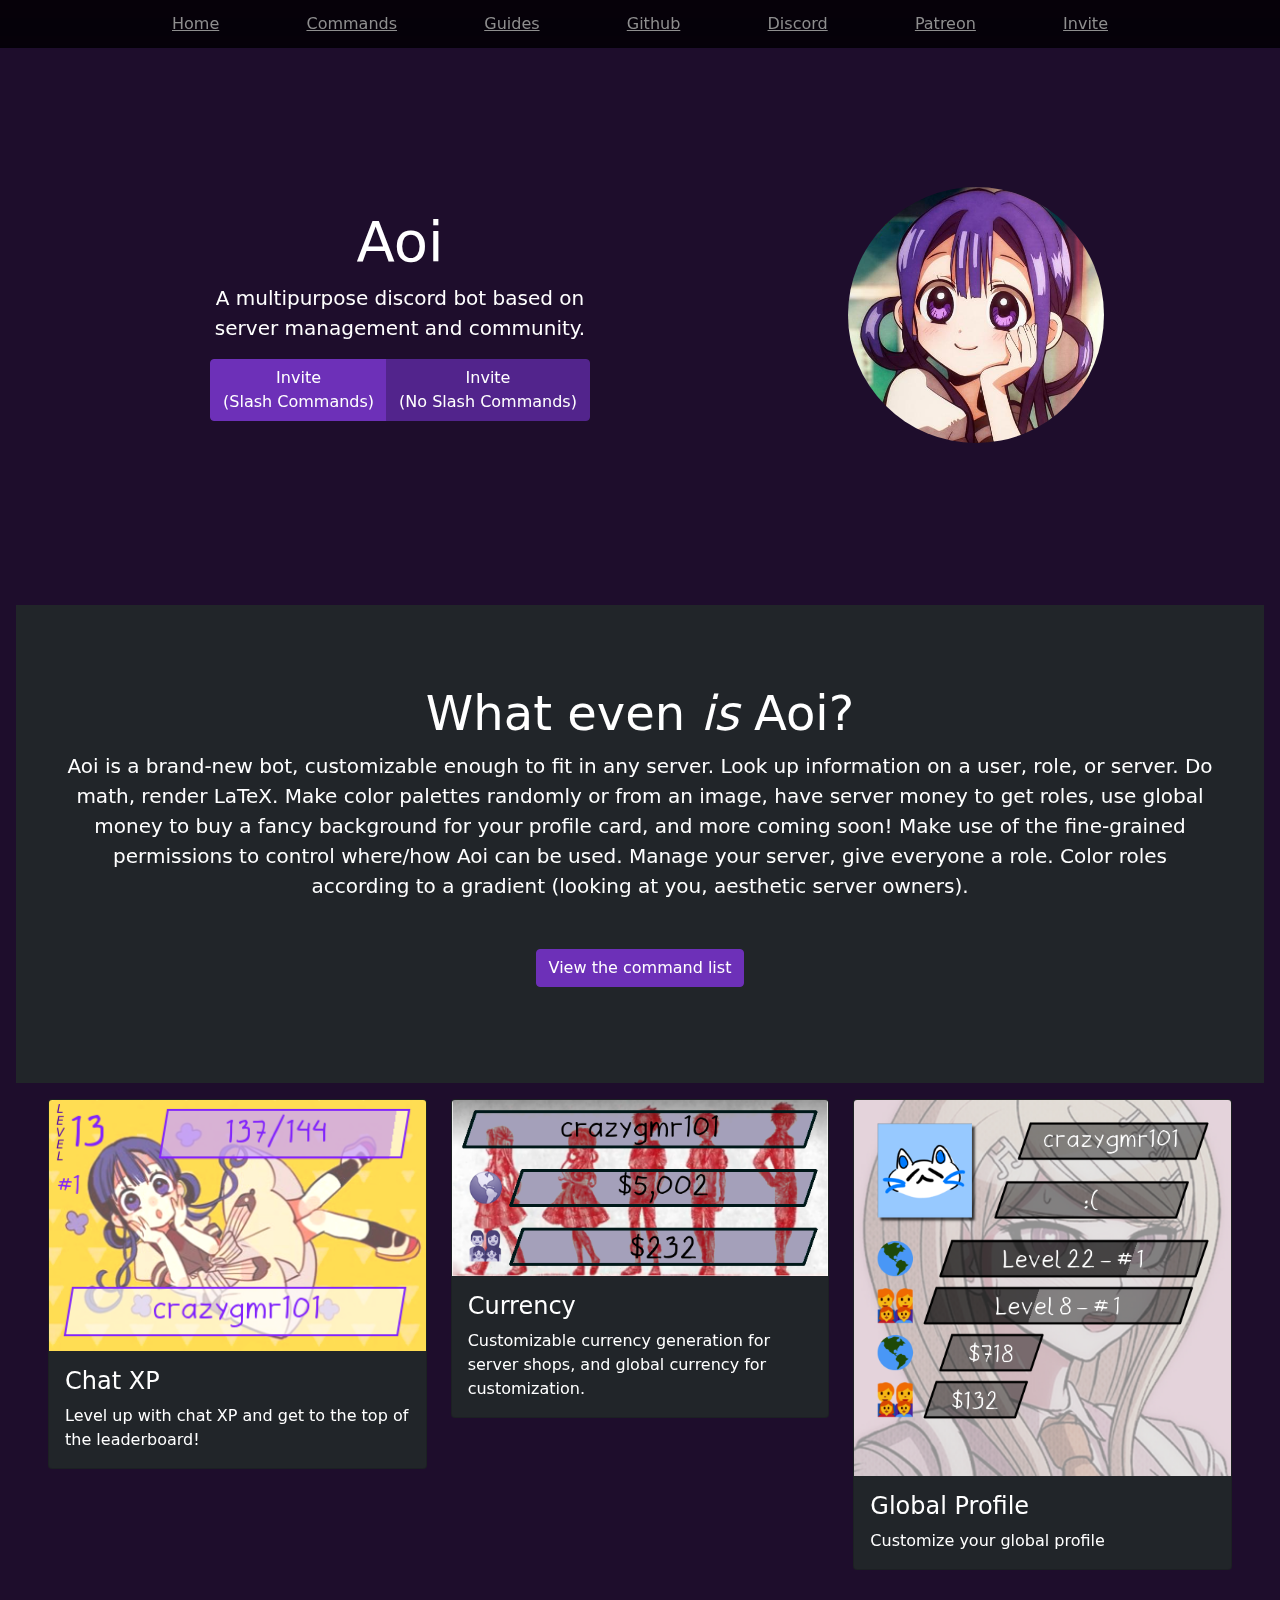
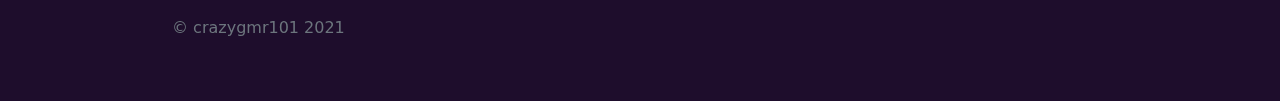
<file: index.html>
<!doctype html>
<html lang="en">
<head>
    <meta charset="utf-8">
    <meta name="viewport" content="width=device-width, initial-scale=1">
    <meta content="Aoi Bot" property="og:title">
    <meta content="Aoi is a brand-new bot, customizable enough to fit in any server. Look up information on a user, role, or server. Do math, render LaTeX. Make color palettes randomly or from an image, have server money to get roles, use global money to buy a fancy background for your profile card, and more coming soon! Make use of the fine-grained permissions to control where/how Aoi can be used. Manage your server, give everyone a role. Color roles according to a gradient (looking at you, aesthetic server owners)." property="og:description">
    <meta content="https://aoibot.xyz/" property="og:url">
    <meta content="https://www.aoibot.xyz/assets/aoi.jpeg" property="og:image">
    <meta content="#B41AB4" data-react-helmet="true" name="theme-color">
    <title>Aoi Bot</title>

    <link href="css/aoi.css" rel="stylesheet">

    <!-- Icons -->
    <link href="https://fonts.googleapis.com/icon?family=Material+Icons" rel="stylesheet">

    <style>
        .bd-placeholder-img {
            font-size: 1.125rem;
            text-anchor: middle;
            -webkit-user-select: none;
            -moz-user-select: none;
            user-select: none;
        }

        @media (min-width: 768px) {
            .bd-placeholder-img-lg {
                font-size: 3.5rem;
            }
        }

        .no-deco {
            text-decoration: none;
        }

        img#aoi_img {
            position: absolute;
            top: 50%;
            left: 50%;
            transform: translateX(-50%) translateY(-50%);
            max-width: 100%;
        }
    </style>

    <!-- Custom styles for this page -->
    <link href="css/styles.css" rel="stylesheet">
</head>
<body class="bg-purple">

<header class="site-header sticky-top py-1">
    <nav class="container d-flex flex-column flex-md-row justify-content-between">
        <a class="py-2 d-none d-md-inline-block" href="index.html">Home</a>
        <a class="py-2 d-none d-md-inline-block" href="commands.html">Commands</a>
        <a class="py-2 d-none d-md-inline-block" href="guides.html">Guides</a>
        <a class="py-2 d-none d-md-inline-block" href="https://github.com/aoi-bot/Aoi">Github</a>
        <a class="py-2 d-none d-md-inline-block" href="https://discord.gg/zRvNtXFWeS">Discord</a>
        <a class="py-2 d-none d-md-inline-block" href="https://www.patreon.com/crazygmr101">Patreon</a>
        <a class="py-2 d-none d-md-inline-block"
           href="https://discord.com/api/oauth2/authorize?client_id=791265892154867724&permissions=268659776&scope=bot%20applications.commands">Invite</a>
    </nav>
</header>

<main>
    <div class="d-block d-md-none mx-auto my-auto vw-100">
        <button class="btn btn-outline-primary mx-2" data-bs-toggle="collapse" data-bs-target="#menu" type="button">
            <span class="material-icons">list</span>
        </button>
        <div class="collapse" id="menu">
            <a class="py-2 d-block text-center btn-primary my-2 mx-3 no-deco" href="index.html">Home</a>
            <a class="py-2 d-block text-center btn-primary my-2 mx-3 no-deco" href="commands.html">Commands</a>
            <a class="py-2 d-block text-center btn-primary my-2 mx-3 no-deco" href="https://github.com/aoi-bot/Aoi">Github</a>
            <a class="py-2 d-block text-center btn-primary my-2 mx-3 no-deco" href="https://discord.gg/zRvNtXFWeS">Discord</a>
            <a class="py-2 d-block text-center btn-primary my-2 mx-3 no-deco"
               href="https://www.patreon.com/crazygmr101">Patreon</a>
            <a class="py-2 d-block text-center btn-primary my-2 mx-3 no-deco"
               href="https://discord.com/api/oauth2/authorize?client_id=791265892154867724&permissions=268659776&scope=bot%20applications.commands">Invite</a>
        </div>
    </div>
    <div class="position-relative overflow-hidden p-3 p-md-5 m-md-3 text-center row">
        <div class="col-md-5 p-lg-5 mx-auto my-5">
            <h1 class="display-4 fw-normal">
                Aoi
            </h1>
            <p class="lead fw-normal">A multipurpose discord bot based on server management and community.</p>
            <div class="btn-group" role="group" aria-label="Invite button group">
                <a class="btn btn-primary"
                   href="https://discord.com/api/oauth2/authorize?client_id=791265892154867724&permissions=268659776&scope=bot%20applications.commands">
                    Invite <br/>(Slash Commands)
                </a>
                <a class="btn btn-secondary"
                   href="https://discord.com/api/oauth2/authorize?client_id=791265892154867724&permissions=268659776&scope=bot%20applications.commands">
                    Invite <br/>(No Slash Commands)
                </a>
            </div>
        </div>
        <div class="col-md-3 p-lg-3 mx-auto my-5 d-none d-md-block">
            <div class="position-relative h-100">
                <img src="assets/aoi.jpeg" class="rounded-circle" alt="Aoi Logo"
                     role="img" id="aoi_img"/>
            </div>
        </div>
        <div class="product-device shadow-sm d-none d-md-block"></div>
        <div class="product-device product-device-2 shadow-sm d-none d-md-block"></div>
    </div>

    <div class="container">
        <div class="row">
            <div class="col-6 text-center"><h1 id="users-heading"></h1></div>
            <div class="col-6 text-center"><h1 id="servers-heading"></h1></div>
        </div>
    </div>

    <div class="d-md-flex flex-md-equal w-100 my-md-3 ps-md-3">
        <div class="bg-dark me-md-3 pt-3 px-3 pt-md-5 px-md-5 text-center overflow-hidden">
            <div class="my-3 py-3">
                <h2 class="display-5">What even <i>is</i> Aoi?</h2>
                <p class="lead">Aoi is a brand-new bot, customizable enough to fit in any server.
                    Look up information on a user, role, or server. Do math, render LaTeX. Make color palettes randomly
                    or from an image, have server money to get roles, use global money to buy a fancy background for
                    your profile card, and more coming soon!
                    Make use of the fine-grained permissions to control where/how Aoi can be used. Manage your server,
                    give everyone a role. Color roles according to a gradient (looking at you, aesthetic server
                    owners). <br/>
                    <a class="btn-primary btn my-5" href="commands.html">View the command list</a>
                </p>
            </div>
        </div>
    </div>
    <div class="mx-5">
        <div class="row">
            <div class="col-md-4 col-12">
                <div class="card bg-dark">
                    <img src="assets/samples/xp.png" class="card-img-top" alt="...">
                    <div class="card-body">
                        <h4 class="card-title">Chat XP</h4>
                        <p class="card-text">Level up with chat XP and get to the top of the leaderboard! </p>
                    </div>
                </div>
            </div>
            <div class="col-md-4 col-12">
                <div class="card bg-dark">
                    <img src="assets/samples/wallet.png" class="card-img-top" alt="...">
                    <div class="card-body">
                        <h4 class="card-title">Currency</h4>
                        <p class="card-text">Customizable currency generation for server shops, and global currency for
                            customization.</p>
                    </div>
                </div>
            </div>
            <div class="col-md-4 col-12">
                <div class="card bg-dark">
                    <img src="assets/samples/profile.png" class="card-img-top" alt="...">
                    <div class="card-body">
                        <h4 class="card-title">Global Profile</h4>
                        <p class="card-text">Customize your global profile</p>
                    </div>
                </div>
            </div>
        </div>
    </div>
</main>

<footer class="container py-5">
    <div class="row">
        <div class="col-12 col-md">
            <h6 class="d-block mb-3 text-muted">&copy; crazygmr101 2021</h6>
        </div>
    </div>
</footer>


<script src="https://cdn.jsdelivr.net/npm/bootstrap@5.0.0-beta2/dist/js/bootstrap.bundle.min.js"
        integrity="sha384-b5kHyXgcpbZJO/tY9Ul7kGkf1S0CWuKcCD38l8YkeH8z8QjE0GmW1gYU5S9FOnJ0"
        crossorigin="anonymous"></script>

<script type="application/javascript">
    let url = "https://api.aoibot.xyz"
    fetch(url)
    .then(res => res.json())
    .then((out) => {
        document.getElementById("users-heading").innerText = `${out["members"]} Users` ;
        document.getElementById("servers-heading").innerText = `${out["guilds"]} Servers` ;
    })
</script>

</body>
</html>
</file>
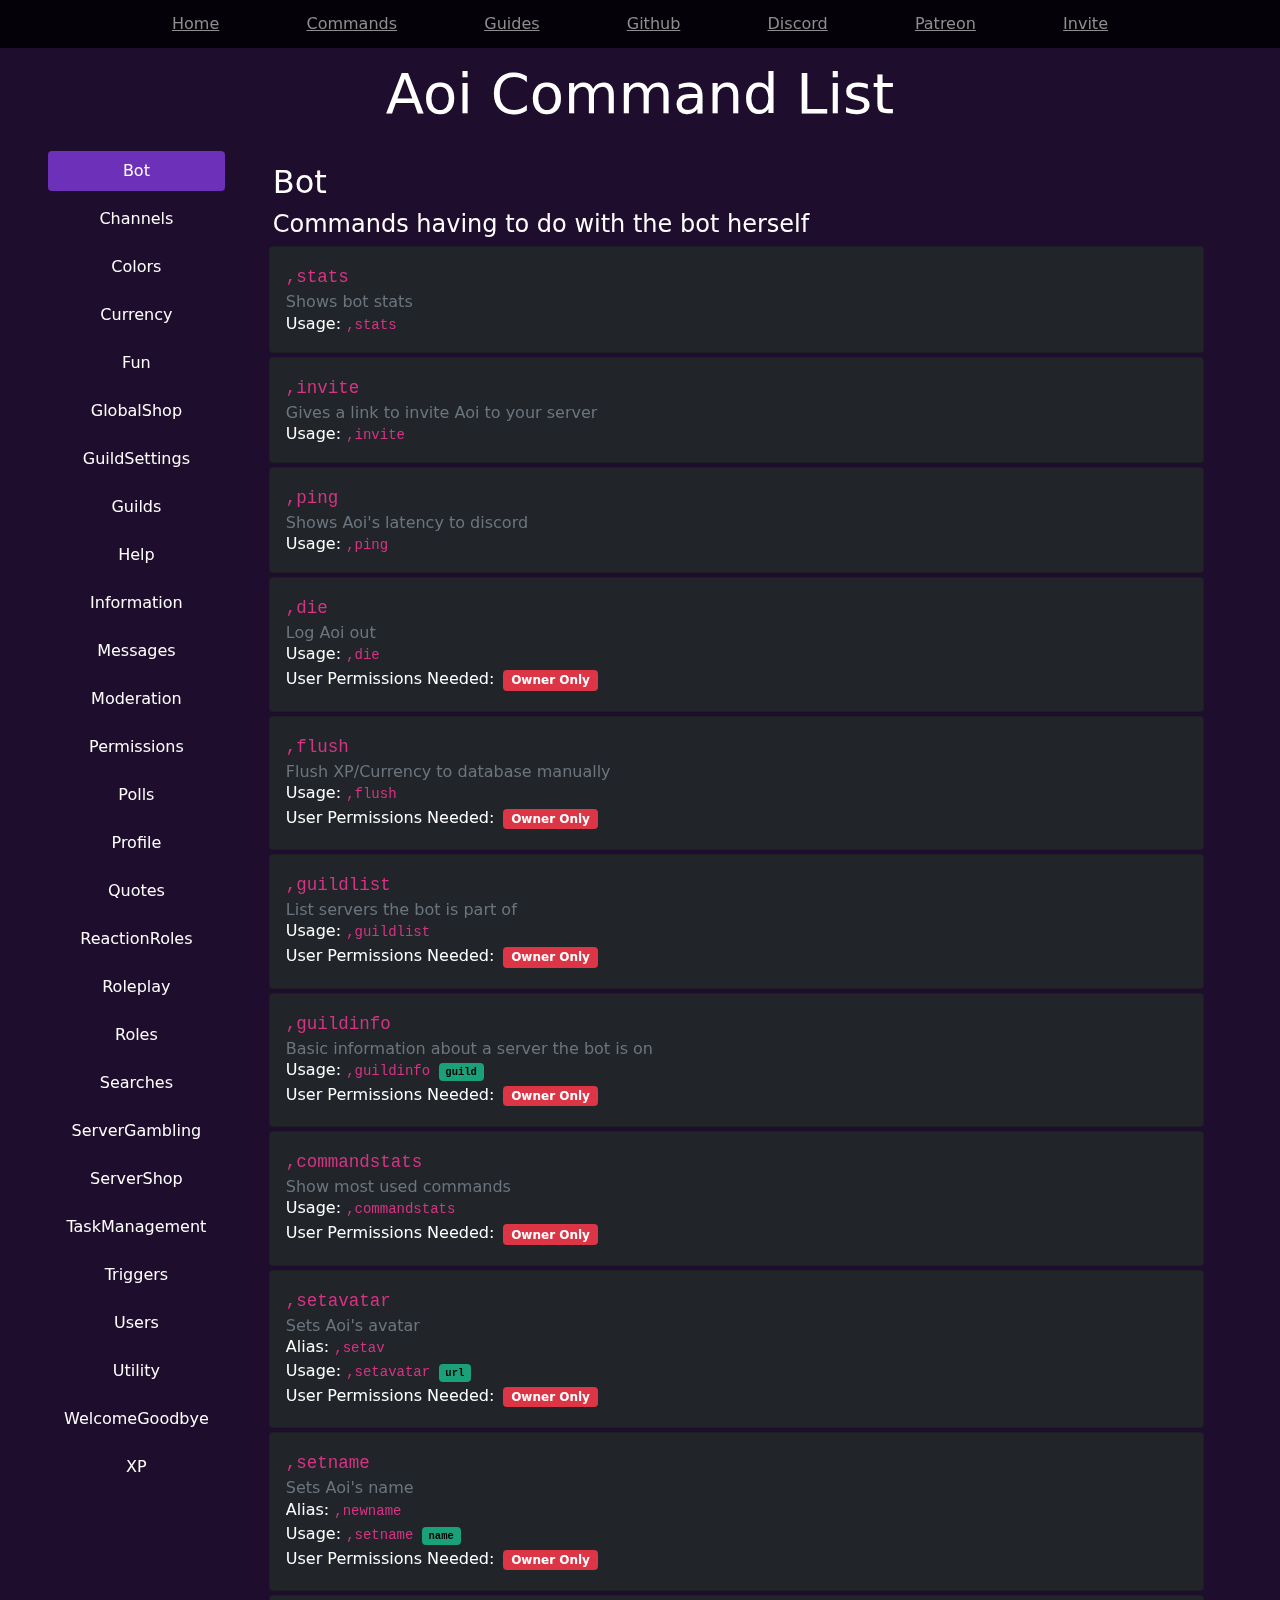
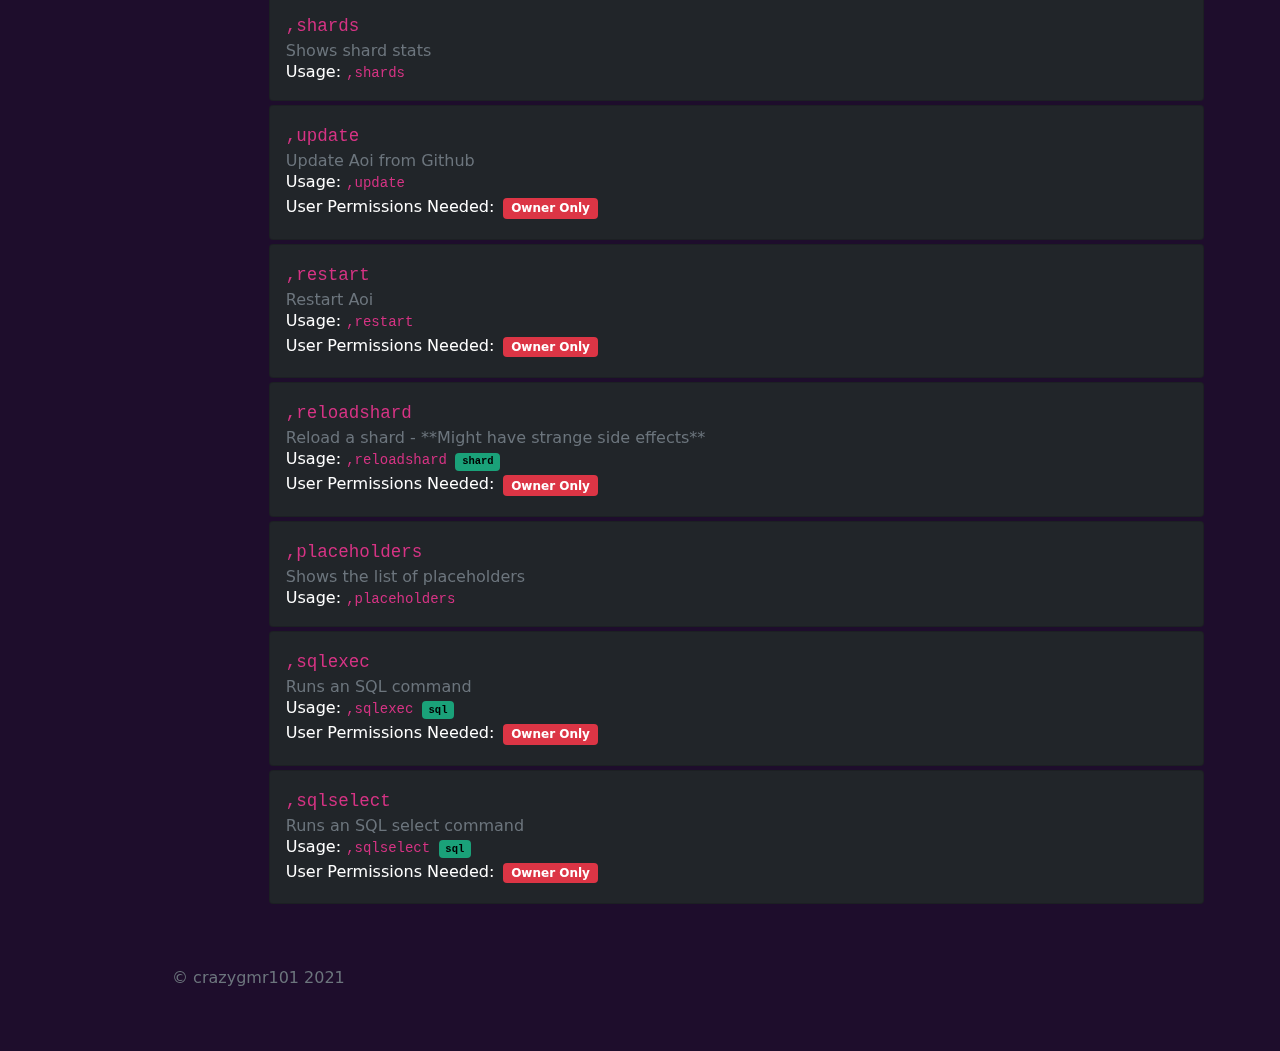
<file: commands.html>
<!doctype html>
<html lang="en">
<head>
    <meta charset="utf-8">
    <meta name="viewport" content="width=device-width, initial-scale=1">
    <meta content="Aoi Bot" property="og:title">
    <meta content="Aoi is a brand-new bot, customizable enough to fit in any server. Look up information on a user, role, or server. Do math, render LaTeX. Make color palettes randomly or from an image, have server money to get roles, use global money to buy a fancy background for your profile card, and more coming soon! Make use of the fine-grained permissions to control where/how Aoi can be used. Manage your server, give everyone a role. Color roles according to a gradient (looking at you, aesthetic server owners)." property="og:description">
    <meta content="https://aoibot.xyz/commands.html" property="og:url">
    <meta content="https://www.aoibot.xyz/assets/aoi.jpeg" property="og:image">
    <meta content="#B41AB4" data-react-helmet="true" name="theme-color">
    <title>Aoi Bot - Command List</title>

    <link href="css/aoi.css" rel="stylesheet">

    <!-- Icons -->
    <link href="https://fonts.googleapis.com/icon?family=Material+Icons" rel="stylesheet">

    <style>
        .bd-placeholder-img {
            font-size: 1.125rem;
            text-anchor: middle;
            -webkit-user-select: none;
            -moz-user-select: none;
            user-select: none;
        }

        @media (min-width: 768px) {
            .bd-placeholder-img-lg {
                font-size: 3.5rem;
            }
        }

        .no-deco {
            text-decoration: none;
        }


    </style>

    <!-- Custom styles for this page -->
    <link href="css/styles.css" rel="stylesheet">
</head>
<body>

<header class="site-header sticky-top py-1">
    <nav class="container d-flex flex-column flex-md-row justify-content-between">
        <a class="py-2 d-none d-md-inline-block" href="index.html">Home</a>
        <a class="py-2 d-none d-md-inline-block" href="commands.html">Commands</a>
        <a class="py-2 d-none d-md-inline-block" href="guides.html">Guides</a>
        <a class="py-2 d-none d-md-inline-block" href="https://github.com/aoi-bot/Aoi">Github</a>
        <a class="py-2 d-none d-md-inline-block" href="https://discord.gg/zRvNtXFWeS">Discord</a>
        <a class="py-2 d-none d-md-inline-block" href="https://www.patreon.com/crazygmr101">Patreon</a>
        <a class="py-2 d-none d-md-inline-block"
           href="https://discord.com/api/oauth2/authorize?client_id=791265892154867724&permissions=268659776&scope=bot%20applications.commands">Invite</a>
    </nav>
</header>

<main>
    <div class="d-block d-md-none mx-auto my-auto vw-100">
        <button class="btn btn-outline-primary mx-2" data-bs-toggle="collapse" data-bs-target="#menu" type="button">
            <span class="material-icons">list</span>
        </button>
        <div class="collapse" id="menu">
            <a class="py-2 d-block text-center btn-primary my-2 mx-3 no-deco" href="index.html">Home</a>
            <a class="py-2 d-block text-center btn-primary my-2 mx-3 no-deco" href="commands.html">Commands</a>
            <a class="py-2 d-block text-center btn-primary my-2 mx-3 no-deco" href="https://github.com/aoi-bot/Aoi">Github</a>
            <a class="py-2 d-block text-center btn-primary my-2 mx-3 no-deco" href="https://discord.gg/zRvNtXFWeS">Discord</a>
            <a class="py-2 d-block text-center btn-primary my-2 mx-3 no-deco" href="https://www.patreon.com/crazygmr101">Patreon</a>
            <a class="py-2 d-block text-center btn-primary my-2 mx-3 no-deco"
               href="https://discord.com/api/oauth2/authorize?client_id=791265892154867724&permissions=268659776&scope=bot%20applications.commands">Invite</a>
            <div class="nav flex-column nav-pills">
                
                <button class="nav-link my-1 active text-white mobile-nav"
                        data-bs-toggle="pill" data-bs-target="#v-pills-Bot"
                        type="button" role="tab" aria-controls="v-pills-Bot" aria-selected="true">
                        Bot
                </button>

                <button class="nav-link my-1  text-white mobile-nav"
                        data-bs-toggle="pill" data-bs-target="#v-pills-Channels"
                        type="button" role="tab" aria-controls="v-pills-Channels" aria-selected="true">
                        Channels
                </button>

                <button class="nav-link my-1  text-white mobile-nav"
                        data-bs-toggle="pill" data-bs-target="#v-pills-Colors"
                        type="button" role="tab" aria-controls="v-pills-Colors" aria-selected="true">
                        Colors
                </button>

                <button class="nav-link my-1  text-white mobile-nav"
                        data-bs-toggle="pill" data-bs-target="#v-pills-Currency"
                        type="button" role="tab" aria-controls="v-pills-Currency" aria-selected="true">
                        Currency
                </button>

                <button class="nav-link my-1  text-white mobile-nav"
                        data-bs-toggle="pill" data-bs-target="#v-pills-Fun"
                        type="button" role="tab" aria-controls="v-pills-Fun" aria-selected="true">
                        Fun
                </button>

                <button class="nav-link my-1  text-white mobile-nav"
                        data-bs-toggle="pill" data-bs-target="#v-pills-GlobalShop"
                        type="button" role="tab" aria-controls="v-pills-GlobalShop" aria-selected="true">
                        GlobalShop
                </button>

                <button class="nav-link my-1  text-white mobile-nav"
                        data-bs-toggle="pill" data-bs-target="#v-pills-GuildSettings"
                        type="button" role="tab" aria-controls="v-pills-GuildSettings" aria-selected="true">
                        GuildSettings
                </button>

                <button class="nav-link my-1  text-white mobile-nav"
                        data-bs-toggle="pill" data-bs-target="#v-pills-Guilds"
                        type="button" role="tab" aria-controls="v-pills-Guilds" aria-selected="true">
                        Guilds
                </button>

                <button class="nav-link my-1  text-white mobile-nav"
                        data-bs-toggle="pill" data-bs-target="#v-pills-Help"
                        type="button" role="tab" aria-controls="v-pills-Help" aria-selected="true">
                        Help
                </button>

                <button class="nav-link my-1  text-white mobile-nav"
                        data-bs-toggle="pill" data-bs-target="#v-pills-Information"
                        type="button" role="tab" aria-controls="v-pills-Information" aria-selected="true">
                        Information
                </button>

                <button class="nav-link my-1  text-white mobile-nav"
                        data-bs-toggle="pill" data-bs-target="#v-pills-Messages"
                        type="button" role="tab" aria-controls="v-pills-Messages" aria-selected="true">
                        Messages
                </button>

                <button class="nav-link my-1  text-white mobile-nav"
                        data-bs-toggle="pill" data-bs-target="#v-pills-Moderation"
                        type="button" role="tab" aria-controls="v-pills-Moderation" aria-selected="true">
                        Moderation
                </button>

                <button class="nav-link my-1  text-white mobile-nav"
                        data-bs-toggle="pill" data-bs-target="#v-pills-Permissions"
                        type="button" role="tab" aria-controls="v-pills-Permissions" aria-selected="true">
                        Permissions
                </button>

                <button class="nav-link my-1  text-white mobile-nav"
                        data-bs-toggle="pill" data-bs-target="#v-pills-Polls"
                        type="button" role="tab" aria-controls="v-pills-Polls" aria-selected="true">
                        Polls
                </button>

                <button class="nav-link my-1  text-white mobile-nav"
                        data-bs-toggle="pill" data-bs-target="#v-pills-Profile"
                        type="button" role="tab" aria-controls="v-pills-Profile" aria-selected="true">
                        Profile
                </button>

                <button class="nav-link my-1  text-white mobile-nav"
                        data-bs-toggle="pill" data-bs-target="#v-pills-Quotes"
                        type="button" role="tab" aria-controls="v-pills-Quotes" aria-selected="true">
                        Quotes
                </button>

                <button class="nav-link my-1  text-white mobile-nav"
                        data-bs-toggle="pill" data-bs-target="#v-pills-ReactionRoles"
                        type="button" role="tab" aria-controls="v-pills-ReactionRoles" aria-selected="true">
                        ReactionRoles
                </button>

                <button class="nav-link my-1  text-white mobile-nav"
                        data-bs-toggle="pill" data-bs-target="#v-pills-Roleplay"
                        type="button" role="tab" aria-controls="v-pills-Roleplay" aria-selected="true">
                        Roleplay
                </button>

                <button class="nav-link my-1  text-white mobile-nav"
                        data-bs-toggle="pill" data-bs-target="#v-pills-Roles"
                        type="button" role="tab" aria-controls="v-pills-Roles" aria-selected="true">
                        Roles
                </button>

                <button class="nav-link my-1  text-white mobile-nav"
                        data-bs-toggle="pill" data-bs-target="#v-pills-Searches"
                        type="button" role="tab" aria-controls="v-pills-Searches" aria-selected="true">
                        Searches
                </button>

                <button class="nav-link my-1  text-white mobile-nav"
                        data-bs-toggle="pill" data-bs-target="#v-pills-ServerGambling"
                        type="button" role="tab" aria-controls="v-pills-ServerGambling" aria-selected="true">
                        ServerGambling
                </button>

                <button class="nav-link my-1  text-white mobile-nav"
                        data-bs-toggle="pill" data-bs-target="#v-pills-ServerShop"
                        type="button" role="tab" aria-controls="v-pills-ServerShop" aria-selected="true">
                        ServerShop
                </button>

                <button class="nav-link my-1  text-white mobile-nav"
                        data-bs-toggle="pill" data-bs-target="#v-pills-TaskManagement"
                        type="button" role="tab" aria-controls="v-pills-TaskManagement" aria-selected="true">
                        TaskManagement
                </button>

                <button class="nav-link my-1  text-white mobile-nav"
                        data-bs-toggle="pill" data-bs-target="#v-pills-Triggers"
                        type="button" role="tab" aria-controls="v-pills-Triggers" aria-selected="true">
                        Triggers
                </button>

                <button class="nav-link my-1  text-white mobile-nav"
                        data-bs-toggle="pill" data-bs-target="#v-pills-Users"
                        type="button" role="tab" aria-controls="v-pills-Users" aria-selected="true">
                        Users
                </button>

                <button class="nav-link my-1  text-white mobile-nav"
                        data-bs-toggle="pill" data-bs-target="#v-pills-Utility"
                        type="button" role="tab" aria-controls="v-pills-Utility" aria-selected="true">
                        Utility
                </button>

                <button class="nav-link my-1  text-white mobile-nav"
                        data-bs-toggle="pill" data-bs-target="#v-pills-WelcomeGoodbye"
                        type="button" role="tab" aria-controls="v-pills-WelcomeGoodbye" aria-selected="true">
                        WelcomeGoodbye
                </button>

                <button class="nav-link my-1  text-white mobile-nav"
                        data-bs-toggle="pill" data-bs-target="#v-pills-XP"
                        type="button" role="tab" aria-controls="v-pills-XP" aria-selected="true">
                        XP
                </button>

            </div>
        </div>
    </div>
    <div class="position-relative overflow-hidden p-3 p-md-1 m-md-1 text-center">
        <div class="col-md-5 p-lg-1 mx-auto">
            <h1 class="display-4 fw-normal">Aoi Command List</h1>
        </div>
    </div>
    <div class="px-5">
        <div class="d-flex align-items-start">
            <div class="nav flex-column nav-pills me-3 overflow-auto vh-50 navbar-expand-lg d-md-flex d-none"
                 id="v-pills-tab" role="navigation" aria-orientation="vertical">
                
                <button class="nav-link my-1 active text-white"
                        data-bs-toggle="pill" data-bs-target="#v-pills-Bot"
                        type="button" role="tab" aria-controls="v-pills-Bot" aria-selected="true">
                        Bot
                </button>

                <button class="nav-link my-1  text-white"
                        data-bs-toggle="pill" data-bs-target="#v-pills-Channels"
                        type="button" role="tab" aria-controls="v-pills-Channels" aria-selected="true">
                        Channels
                </button>

                <button class="nav-link my-1  text-white"
                        data-bs-toggle="pill" data-bs-target="#v-pills-Colors"
                        type="button" role="tab" aria-controls="v-pills-Colors" aria-selected="true">
                        Colors
                </button>

                <button class="nav-link my-1  text-white"
                        data-bs-toggle="pill" data-bs-target="#v-pills-Currency"
                        type="button" role="tab" aria-controls="v-pills-Currency" aria-selected="true">
                        Currency
                </button>

                <button class="nav-link my-1  text-white"
                        data-bs-toggle="pill" data-bs-target="#v-pills-Fun"
                        type="button" role="tab" aria-controls="v-pills-Fun" aria-selected="true">
                        Fun
                </button>

                <button class="nav-link my-1  text-white"
                        data-bs-toggle="pill" data-bs-target="#v-pills-GlobalShop"
                        type="button" role="tab" aria-controls="v-pills-GlobalShop" aria-selected="true">
                        GlobalShop
                </button>

                <button class="nav-link my-1  text-white"
                        data-bs-toggle="pill" data-bs-target="#v-pills-GuildSettings"
                        type="button" role="tab" aria-controls="v-pills-GuildSettings" aria-selected="true">
                        GuildSettings
                </button>

                <button class="nav-link my-1  text-white"
                        data-bs-toggle="pill" data-bs-target="#v-pills-Guilds"
                        type="button" role="tab" aria-controls="v-pills-Guilds" aria-selected="true">
                        Guilds
                </button>

                <button class="nav-link my-1  text-white"
                        data-bs-toggle="pill" data-bs-target="#v-pills-Help"
                        type="button" role="tab" aria-controls="v-pills-Help" aria-selected="true">
                        Help
                </button>

                <button class="nav-link my-1  text-white"
                        data-bs-toggle="pill" data-bs-target="#v-pills-Information"
                        type="button" role="tab" aria-controls="v-pills-Information" aria-selected="true">
                        Information
                </button>

                <button class="nav-link my-1  text-white"
                        data-bs-toggle="pill" data-bs-target="#v-pills-Messages"
                        type="button" role="tab" aria-controls="v-pills-Messages" aria-selected="true">
                        Messages
                </button>

                <button class="nav-link my-1  text-white"
                        data-bs-toggle="pill" data-bs-target="#v-pills-Moderation"
                        type="button" role="tab" aria-controls="v-pills-Moderation" aria-selected="true">
                        Moderation
                </button>

                <button class="nav-link my-1  text-white"
                        data-bs-toggle="pill" data-bs-target="#v-pills-Permissions"
                        type="button" role="tab" aria-controls="v-pills-Permissions" aria-selected="true">
                        Permissions
                </button>

                <button class="nav-link my-1  text-white"
                        data-bs-toggle="pill" data-bs-target="#v-pills-Polls"
                        type="button" role="tab" aria-controls="v-pills-Polls" aria-selected="true">
                        Polls
                </button>

                <button class="nav-link my-1  text-white"
                        data-bs-toggle="pill" data-bs-target="#v-pills-Profile"
                        type="button" role="tab" aria-controls="v-pills-Profile" aria-selected="true">
                        Profile
                </button>

                <button class="nav-link my-1  text-white"
                        data-bs-toggle="pill" data-bs-target="#v-pills-Quotes"
                        type="button" role="tab" aria-controls="v-pills-Quotes" aria-selected="true">
                        Quotes
                </button>

                <button class="nav-link my-1  text-white"
                        data-bs-toggle="pill" data-bs-target="#v-pills-ReactionRoles"
                        type="button" role="tab" aria-controls="v-pills-ReactionRoles" aria-selected="true">
                        ReactionRoles
                </button>

                <button class="nav-link my-1  text-white"
                        data-bs-toggle="pill" data-bs-target="#v-pills-Roleplay"
                        type="button" role="tab" aria-controls="v-pills-Roleplay" aria-selected="true">
                        Roleplay
                </button>

                <button class="nav-link my-1  text-white"
                        data-bs-toggle="pill" data-bs-target="#v-pills-Roles"
                        type="button" role="tab" aria-controls="v-pills-Roles" aria-selected="true">
                        Roles
                </button>

                <button class="nav-link my-1  text-white"
                        data-bs-toggle="pill" data-bs-target="#v-pills-Searches"
                        type="button" role="tab" aria-controls="v-pills-Searches" aria-selected="true">
                        Searches
                </button>

                <button class="nav-link my-1  text-white"
                        data-bs-toggle="pill" data-bs-target="#v-pills-ServerGambling"
                        type="button" role="tab" aria-controls="v-pills-ServerGambling" aria-selected="true">
                        ServerGambling
                </button>

                <button class="nav-link my-1  text-white"
                        data-bs-toggle="pill" data-bs-target="#v-pills-ServerShop"
                        type="button" role="tab" aria-controls="v-pills-ServerShop" aria-selected="true">
                        ServerShop
                </button>

                <button class="nav-link my-1  text-white"
                        data-bs-toggle="pill" data-bs-target="#v-pills-TaskManagement"
                        type="button" role="tab" aria-controls="v-pills-TaskManagement" aria-selected="true">
                        TaskManagement
                </button>

                <button class="nav-link my-1  text-white"
                        data-bs-toggle="pill" data-bs-target="#v-pills-Triggers"
                        type="button" role="tab" aria-controls="v-pills-Triggers" aria-selected="true">
                        Triggers
                </button>

                <button class="nav-link my-1  text-white"
                        data-bs-toggle="pill" data-bs-target="#v-pills-Users"
                        type="button" role="tab" aria-controls="v-pills-Users" aria-selected="true">
                        Users
                </button>

                <button class="nav-link my-1  text-white"
                        data-bs-toggle="pill" data-bs-target="#v-pills-Utility"
                        type="button" role="tab" aria-controls="v-pills-Utility" aria-selected="true">
                        Utility
                </button>

                <button class="nav-link my-1  text-white"
                        data-bs-toggle="pill" data-bs-target="#v-pills-WelcomeGoodbye"
                        type="button" role="tab" aria-controls="v-pills-WelcomeGoodbye" aria-selected="true">
                        WelcomeGoodbye
                </button>

                <button class="nav-link my-1  text-white"
                        data-bs-toggle="pill" data-bs-target="#v-pills-XP"
                        type="button" role="tab" aria-controls="v-pills-XP" aria-selected="true">
                        XP
                </button>

            </div>
            <div class="tab-content flex-fill overflow-auto vh-50 sidenav sn-bg-4 fixed" id="v-pills-tabContent">
                
                <div class="tab-pane fade my-3 mx-4 show active text-white" id="v-pills-Bot" 
                    role="tabpanel" aria-labelledby="v-pills-Bot-tab">
                    <h2 class="mx-2 my-2">Bot</h2>
                    <h4 class="mx-2 my-2">Commands having to do with the bot herself</h4>
                    
<div class="card bg-dark my-1 mx-1">
    <div class="card-body">
        <h5 class="card-title"><code>,stats</code></h5>
        <h6 class="card-subtitle text-muted">Shows bot stats</h6>
        <div class="card-text">
           
           <div>
              Usage: <code>,stats </code>
           </div>
           
           
       </div>
   </div>
</div>

<div class="card bg-dark my-1 mx-1">
    <div class="card-body">
        <h5 class="card-title"><code>,invite</code></h5>
        <h6 class="card-subtitle text-muted">Gives a link to invite Aoi to your server</h6>
        <div class="card-text">
           
           <div>
              Usage: <code>,invite </code>
           </div>
           
           
       </div>
   </div>
</div>

<div class="card bg-dark my-1 mx-1">
    <div class="card-body">
        <h5 class="card-title"><code>,ping</code></h5>
        <h6 class="card-subtitle text-muted">Shows Aoi's latency to discord</h6>
        <div class="card-text">
           
           <div>
              Usage: <code>,ping </code>
           </div>
           
           
       </div>
   </div>
</div>

<div class="card bg-dark my-1 mx-1">
    <div class="card-body">
        <h5 class="card-title"><code>,die</code></h5>
        <h6 class="card-subtitle text-muted">Log Aoi out</h6>
        <div class="card-text">
           
           <div>
              Usage: <code>,die </code>
           </div>
           
           <div>User Permissions Needed: 
        <span class="badge bg-danger my-1 mx-1" data-bs-toggle="tooltip" title="You must be selfhosting this bot to 
        use this command" data-bs-placement="top">Owner Only</span>
        </div>
       </div>
   </div>
</div>

<div class="card bg-dark my-1 mx-1">
    <div class="card-body">
        <h5 class="card-title"><code>,flush</code></h5>
        <h6 class="card-subtitle text-muted">Flush XP/Currency to database manually</h6>
        <div class="card-text">
           
           <div>
              Usage: <code>,flush </code>
           </div>
           
           <div>User Permissions Needed: 
        <span class="badge bg-danger my-1 mx-1" data-bs-toggle="tooltip" title="You must be selfhosting this bot to 
        use this command" data-bs-placement="top">Owner Only</span>
        </div>
       </div>
   </div>
</div>

<div class="card bg-dark my-1 mx-1">
    <div class="card-body">
        <h5 class="card-title"><code>,guildlist</code></h5>
        <h6 class="card-subtitle text-muted">List servers the bot is part of</h6>
        <div class="card-text">
           
           <div>
              Usage: <code>,guildlist </code>
           </div>
           
           <div>User Permissions Needed: 
        <span class="badge bg-danger my-1 mx-1" data-bs-toggle="tooltip" title="You must be selfhosting this bot to 
        use this command" data-bs-placement="top">Owner Only</span>
        </div>
       </div>
   </div>
</div>

<div class="card bg-dark my-1 mx-1">
    <div class="card-body">
        <h5 class="card-title"><code>,guildinfo</code></h5>
        <h6 class="card-subtitle text-muted">Basic information about a server the bot is on</h6>
        <div class="card-text">
           
           <div>
              Usage: <code>,guildinfo <span data-bs-toggle="tooltip" data-bs-placement="top" href="#" data-bs-html="true" 
                title="Type: <code>int</code>" 
                class="argument required">
                guild</span></code>
           </div>
           
           <div>User Permissions Needed: 
        <span class="badge bg-danger my-1 mx-1" data-bs-toggle="tooltip" title="You must be selfhosting this bot to 
        use this command" data-bs-placement="top">Owner Only</span>
        </div>
       </div>
   </div>
</div>

<div class="card bg-dark my-1 mx-1">
    <div class="card-body">
        <h5 class="card-title"><code>,commandstats</code></h5>
        <h6 class="card-subtitle text-muted">Show most used commands</h6>
        <div class="card-text">
           
           <div>
              Usage: <code>,commandstats </code>
           </div>
           
           <div>User Permissions Needed: 
        <span class="badge bg-danger my-1 mx-1" data-bs-toggle="tooltip" title="You must be selfhosting this bot to 
        use this command" data-bs-placement="top">Owner Only</span>
        </div>
       </div>
   </div>
</div>

<div class="card bg-dark my-1 mx-1">
    <div class="card-body">
        <h5 class="card-title"><code>,setavatar</code></h5>
        <h6 class="card-subtitle text-muted">Sets Aoi's avatar</h6>
        <div class="card-text">
           <div>Alias: <code>,setav</code></div>
           <div>
              Usage: <code>,setavatar <span data-bs-toggle="tooltip" data-bs-placement="top" href="#" data-bs-html="true" 
                title="Type: <code>str</code>" 
                class="argument required">
                url</span></code>
           </div>
           
           <div>User Permissions Needed: 
        <span class="badge bg-danger my-1 mx-1" data-bs-toggle="tooltip" title="You must be selfhosting this bot to 
        use this command" data-bs-placement="top">Owner Only</span>
        </div>
       </div>
   </div>
</div>

<div class="card bg-dark my-1 mx-1">
    <div class="card-body">
        <h5 class="card-title"><code>,setname</code></h5>
        <h6 class="card-subtitle text-muted">Sets Aoi's name</h6>
        <div class="card-text">
           <div>Alias: <code>,newname</code></div>
           <div>
              Usage: <code>,setname <span data-bs-toggle="tooltip" data-bs-placement="top" href="#" data-bs-html="true" 
                title="Type: <code>str</code>" 
                class="argument required">
                name</span></code>
           </div>
           
           <div>User Permissions Needed: 
        <span class="badge bg-danger my-1 mx-1" data-bs-toggle="tooltip" title="You must be selfhosting this bot to 
        use this command" data-bs-placement="top">Owner Only</span>
        </div>
       </div>
   </div>
</div>

<div class="card bg-dark my-1 mx-1">
    <div class="card-body">
        <h5 class="card-title"><code>,shards</code></h5>
        <h6 class="card-subtitle text-muted">Shows shard stats</h6>
        <div class="card-text">
           
           <div>
              Usage: <code>,shards </code>
           </div>
           
           
       </div>
   </div>
</div>

<div class="card bg-dark my-1 mx-1">
    <div class="card-body">
        <h5 class="card-title"><code>,update</code></h5>
        <h6 class="card-subtitle text-muted">Update Aoi from Github</h6>
        <div class="card-text">
           
           <div>
              Usage: <code>,update </code>
           </div>
           
           <div>User Permissions Needed: 
        <span class="badge bg-danger my-1 mx-1" data-bs-toggle="tooltip" title="You must be selfhosting this bot to 
        use this command" data-bs-placement="top">Owner Only</span>
        </div>
       </div>
   </div>
</div>

<div class="card bg-dark my-1 mx-1">
    <div class="card-body">
        <h5 class="card-title"><code>,restart</code></h5>
        <h6 class="card-subtitle text-muted">Restart Aoi</h6>
        <div class="card-text">
           
           <div>
              Usage: <code>,restart </code>
           </div>
           
           <div>User Permissions Needed: 
        <span class="badge bg-danger my-1 mx-1" data-bs-toggle="tooltip" title="You must be selfhosting this bot to 
        use this command" data-bs-placement="top">Owner Only</span>
        </div>
       </div>
   </div>
</div>

<div class="card bg-dark my-1 mx-1">
    <div class="card-body">
        <h5 class="card-title"><code>,reloadshard</code></h5>
        <h6 class="card-subtitle text-muted">Reload a shard - **Might have strange side effects**</h6>
        <div class="card-text">
           
           <div>
              Usage: <code>,reloadshard <span data-bs-toggle="tooltip" data-bs-placement="top" href="#" data-bs-html="true" 
                title="Type: <code>int</code>" 
                class="argument required">
                shard</span></code>
           </div>
           
           <div>User Permissions Needed: 
        <span class="badge bg-danger my-1 mx-1" data-bs-toggle="tooltip" title="You must be selfhosting this bot to 
        use this command" data-bs-placement="top">Owner Only</span>
        </div>
       </div>
   </div>
</div>

<div class="card bg-dark my-1 mx-1">
    <div class="card-body">
        <h5 class="card-title"><code>,placeholders</code></h5>
        <h6 class="card-subtitle text-muted">Shows the list of placeholders</h6>
        <div class="card-text">
           
           <div>
              Usage: <code>,placeholders </code>
           </div>
           
           
       </div>
   </div>
</div>

<div class="card bg-dark my-1 mx-1">
    <div class="card-body">
        <h5 class="card-title"><code>,sqlexec</code></h5>
        <h6 class="card-subtitle text-muted">Runs an SQL command</h6>
        <div class="card-text">
           
           <div>
              Usage: <code>,sqlexec <span data-bs-toggle="tooltip" data-bs-placement="top" href="#" data-bs-html="true" 
                title="Type: <code>str</code>" 
                class="argument required">
                sql</span></code>
           </div>
           
           <div>User Permissions Needed: 
        <span class="badge bg-danger my-1 mx-1" data-bs-toggle="tooltip" title="You must be selfhosting this bot to 
        use this command" data-bs-placement="top">Owner Only</span>
        </div>
       </div>
   </div>
</div>

<div class="card bg-dark my-1 mx-1">
    <div class="card-body">
        <h5 class="card-title"><code>,sqlselect</code></h5>
        <h6 class="card-subtitle text-muted">Runs an SQL select command</h6>
        <div class="card-text">
           
           <div>
              Usage: <code>,sqlselect <span data-bs-toggle="tooltip" data-bs-placement="top" href="#" data-bs-html="true" 
                title="Type: <code>str</code>" 
                class="argument required">
                sql</span></code>
           </div>
           
           <div>User Permissions Needed: 
        <span class="badge bg-danger my-1 mx-1" data-bs-toggle="tooltip" title="You must be selfhosting this bot to 
        use this command" data-bs-placement="top">Owner Only</span>
        </div>
       </div>
   </div>
</div>

                </div>
            
                <div class="tab-pane fade my-3 mx-4   text-white" id="v-pills-Channels" 
                    role="tabpanel" aria-labelledby="v-pills-Channels-tab">
                    <h2 class="mx-2 my-2">Channels</h2>
                    <h4 class="mx-2 my-2">Commands dealing with channels</h4>
                    
<div class="card bg-dark my-1 mx-1">
    <div class="card-body">
        <h5 class="card-title"><code>,nsfw</code></h5>
        <h6 class="card-subtitle text-muted">Toggles if a channel is NSFW</h6>
        <div class="card-text">
           
           <div>
              Usage: <code>,nsfw <span data-bs-toggle="tooltip" data-bs-placement="top" href="#" data-bs-html="true" 
                title="Type: <code>TextChannel</code><br/>Default: <code>None</code><br/>Optional" 
                class="argument default">
                &lt;channel&gt;</span></code>
           </div>
           
           <div>User Permissions Needed: <span class="badge bg-success my-1 mx-1">Manage Channels</span></div>
       </div>
   </div>
</div>

<div class="card bg-dark my-1 mx-1">
    <div class="card-body">
        <h5 class="card-title"><code>,slowmode</code></h5>
        <h6 class="card-subtitle text-muted">Change slowmode on a channel</h6>
        <div class="card-text">
           <div>Alias: <code>,slmd</code></div>
           <div>
              Usage: <code>,slowmode <span data-bs-toggle="tooltip" data-bs-placement="top" href="#" data-bs-html="true" 
                title="Type: <code>convert</code>" 
                class="argument required">
                time</span></code>
           </div>
           
           <div>User Permissions Needed: <span class="badge bg-success my-1 mx-1">Manage Channels</span></div>
       </div>
   </div>
</div>

<div class="card bg-dark my-1 mx-1">
    <div class="card-body">
        <h5 class="card-title"><code>,chanmute</code></h5>
        <h6 class="card-subtitle text-muted">Mutes a user in a channel</h6>
        <div class="card-text">
           
           <div>
              Usage: <code>,chanmute <span data-bs-toggle="tooltip" data-bs-placement="top" href="#" data-bs-html="true" 
                title="Type: <code>Member</code>" 
                class="argument required">
                member</span> <span data-bs-toggle="tooltip" data-bs-placement="top" href="#" data-bs-html="true" 
                title="Type: <code>TextChannel</code><br/>Default: <code>None</code><br/>Optional" 
                class="argument default">
                &lt;channel&gt;</span></code>
           </div>
           
           <div>User Permissions Needed: <span class="badge bg-success my-1 mx-1">Manage Channels</span> <span class="badge bg-success my-1 mx-1">Manage Permissions</span></div>
       </div>
   </div>
</div>

<div class="card bg-dark my-1 mx-1">
    <div class="card-body">
        <h5 class="card-title"><code>,remchanmute</code></h5>
        <h6 class="card-subtitle text-muted">Attempts to unmute a user in a channel</h6>
        <div class="card-text">
           <div>Alias: <code>,unchanmute</code></div>
           <div>
              Usage: <code>,remchanmute <span data-bs-toggle="tooltip" data-bs-placement="top" href="#" data-bs-html="true" 
                title="Type: <code>Member</code>" 
                class="argument required">
                member</span> <span data-bs-toggle="tooltip" data-bs-placement="top" href="#" data-bs-html="true" 
                title="Type: <code>TextChannel</code><br/>Default: <code>None</code><br/>Optional" 
                class="argument default">
                &lt;channel&gt;</span></code>
           </div>
           
           <div>User Permissions Needed: <span class="badge bg-success my-1 mx-1">Manage Channels</span> <span class="badge bg-success my-1 mx-1">Manage Permissions</span></div>
       </div>
   </div>
</div>

<div class="card bg-dark my-1 mx-1">
    <div class="card-body">
        <h5 class="card-title"><code>,lockout</code></h5>
        <h6 class="card-subtitle text-muted">Attempts to lock a user out of a channel</h6>
        <div class="card-text">
           
           <div>
              Usage: <code>,lockout <span data-bs-toggle="tooltip" data-bs-placement="top" href="#" data-bs-html="true" 
                title="Type: <code>Member</code>" 
                class="argument required">
                member</span> <span data-bs-toggle="tooltip" data-bs-placement="top" href="#" data-bs-html="true" 
                title="Type: <code>TextChannel</code><br/>Default: <code>None</code><br/>Optional" 
                class="argument default">
                &lt;channel&gt;</span></code>
           </div>
           
           <div>User Permissions Needed: <span class="badge bg-success my-1 mx-1">Manage Channels</span> <span class="badge bg-success my-1 mx-1">Manage Permissions</span></div>
       </div>
   </div>
</div>

<div class="card bg-dark my-1 mx-1">
    <div class="card-body">
        <h5 class="card-title"><code>,remlock</code></h5>
        <h6 class="card-subtitle text-muted">Attempts to reverse a member-level lockout/lockin</h6>
        <div class="card-text">
           <div>Aliases: <code>,unlockout</code>, <code>,unlockin</code>, <code>,lockrem</code></div>
           <div>
              Usage: <code>,remlock <span data-bs-toggle="tooltip" data-bs-placement="top" href="#" data-bs-html="true" 
                title="Type: <code>Member</code>" 
                class="argument required">
                member</span> <span data-bs-toggle="tooltip" data-bs-placement="top" href="#" data-bs-html="true" 
                title="Type: <code>TextChannel</code><br/>Default: <code>None</code><br/>Optional" 
                class="argument default">
                &lt;channel&gt;</span></code>
           </div>
           
           <div>User Permissions Needed: <span class="badge bg-success my-1 mx-1">Manage Channels</span> <span class="badge bg-success my-1 mx-1">Manage Permissions</span></div>
       </div>
   </div>
</div>

<div class="card bg-dark my-1 mx-1">
    <div class="card-body">
        <h5 class="card-title"><code>,lockin</code></h5>
        <h6 class="card-subtitle text-muted">Attempts to force to let a user see a channel</h6>
        <div class="card-text">
           
           <div>
              Usage: <code>,lockin <span data-bs-toggle="tooltip" data-bs-placement="top" href="#" data-bs-html="true" 
                title="Type: <code>Member</code>" 
                class="argument required">
                member</span> <span data-bs-toggle="tooltip" data-bs-placement="top" href="#" data-bs-html="true" 
                title="Type: <code>TextChannel</code><br/>Default: <code>None</code><br/>Optional" 
                class="argument default">
                &lt;channel&gt;</span></code>
           </div>
           
           <div>User Permissions Needed: <span class="badge bg-success my-1 mx-1">Manage Channels</span> <span class="badge bg-success my-1 mx-1">Manage Permissions</span></div>
       </div>
   </div>
</div>

                </div>
            
                <div class="tab-pane fade my-3 mx-4   text-white" id="v-pills-Colors" 
                    role="tabpanel" aria-labelledby="v-pills-Colors-tab">
                    <h2 class="mx-2 my-2">Colors</h2>
                    <h4 class="mx-2 my-2">Commands to do with color</h4>
                    
<div class="card bg-dark my-1 mx-1">
    <div class="card-body">
        <h5 class="card-title"><code>,color</code></h5>
        <h6 class="card-subtitle text-muted">Shows a color</h6>
        <div class="card-text">
           
           <div>
              Usage: <code>,color <span data-bs-toggle="tooltip" data-bs-placement="top" href="#" data-bs-html="true" 
                title="Type: <code>AoiColor</code>" 
                class="argument required">
                color</span></code>
           </div>
           
           
       </div>
   </div>
</div>

<div class="card bg-dark my-1 mx-1">
    <div class="card-body">
        <h5 class="card-title"><code>,colors</code></h5>
        <h6 class="card-subtitle text-muted">Shows a color palette</h6>
        <div class="card-text">
           
           <div>
              Usage: <code>,colors <span data-bs-toggle="tooltip" data-bs-placement="top" href="#" data-bs-html="true" 
                title="Type: <code><b>Unknown Type</b></code>" 
                class="argument required">
                clrs</span></code>
           </div>
           
           
       </div>
   </div>
</div>

<div class="card bg-dark my-1 mx-1">
    <div class="card-body">
        <h5 class="card-title"><code>,randomcolors</code></h5>
        <h6 class="card-subtitle text-muted">Shows a random color palette, sort by hue, random, or brightness</h6>
        <div class="card-text">
           <div>Aliases: <code>,rancolor</code>, <code>,ranclr</code></div>
           <div>
              Usage: <code>,randomcolors <span data-bs-toggle="tooltip" data-bs-placement="top" href="#" data-bs-html="true" 
                title="Type: <code>Optional int</code><br/>Default: <code>4</code><br/>Optional" 
                class="argument default">
                &lt;num&gt;</span> <span data-bs-toggle="tooltip" data-bs-placement="top" href="#" data-bs-html="true" 
                title="Type: <code>str</code><br/>Default: <code>hue</code><br/>Optional" 
                class="argument default">
                &lt;sort&gt;</span></code>
           </div>
           
           
       </div>
   </div>
</div>

<div class="card bg-dark my-1 mx-1">
    <div class="card-body">
        <h5 class="card-title"><code>,gradient</code></h5>
        <h6 class="card-subtitle text-muted">Makes an RGB gradient between colors. Number of colors is optional, defaults to 4 and must be between 3 and 60.</h6>
        <div class="card-text">
           <div>Alias: <code>,grad</code></div>
           <div>
              Usage: <code>,gradient <span data-bs-toggle="tooltip" data-bs-placement="top" href="#" data-bs-html="true" 
                title="Type: <code>AoiColor</code>" 
                class="argument required">
                color1</span> <span data-bs-toggle="tooltip" data-bs-placement="top" href="#" data-bs-html="true" 
                title="Type: <code>AoiColor</code>" 
                class="argument required">
                color2</span> <span data-bs-toggle="tooltip" data-bs-placement="top" href="#" data-bs-html="true" 
                title="Type: <code>int</code><br/>Default: <code>4</code><br/>Optional" 
                class="argument default">
                &lt;num&gt;</span></code>
           </div>
           
           
       </div>
   </div>
</div>

<div class="card bg-dark my-1 mx-1">
    <div class="card-body">
        <h5 class="card-title"><code>,hgradient</code></h5>
        <h6 class="card-subtitle text-muted">Makes an HLS gradient between RGB colors. Number of colors is optional, defaults to 4 and must be between 3 and 60.</h6>
        <div class="card-text">
           <div>Alias: <code>,hgrad</code></div>
           <div>
              Usage: <code>,hgradient <span data-bs-toggle="tooltip" data-bs-placement="top" href="#" data-bs-html="true" 
                title="Type: <code>AoiColor</code>" 
                class="argument required">
                color1</span> <span data-bs-toggle="tooltip" data-bs-placement="top" href="#" data-bs-html="true" 
                title="Type: <code>AoiColor</code>" 
                class="argument required">
                color2</span> <span data-bs-toggle="tooltip" data-bs-placement="top" href="#" data-bs-html="true" 
                title="Type: <code>int</code><br/>Default: <code>4</code><br/>Optional" 
                class="argument default">
                &lt;num&gt;</span></code>
           </div>
           
           
       </div>
   </div>
</div>

<div class="card bg-dark my-1 mx-1">
    <div class="card-body">
        <h5 class="card-title"><code>,adaptive</code></h5>
        <h6 class="card-subtitle text-muted">Shows the adaptive color palette for an image. 2-10 colors, defaults to 6.</h6>
        <div class="card-text">
           
           <div>
              Usage: <code>,adaptive <span data-bs-toggle="tooltip" data-bs-placement="top" href="#" data-bs-html="true" 
                title="Type: <code>int</code><br/>Default: <code>6</code><br/>Optional" 
                class="argument default">
                &lt;num_colors&gt;</span></code>
           </div>
           
           
       </div>
   </div>
</div>

<div class="card bg-dark my-1 mx-1">
    <div class="card-body">
        <h5 class="card-title"><code>,duotone</code></h5>
        <h6 class="card-subtitle text-muted">Split-tones an image</h6>
        <div class="card-text">
           
           <div>
              Usage: <code>,duotone <span data-bs-toggle="tooltip" data-bs-placement="top" href="#" data-bs-html="true" 
                title="Type: <code>AoiColor</code>" 
                class="argument required">
                black</span> <span data-bs-toggle="tooltip" data-bs-placement="top" href="#" data-bs-html="true" 
                title="Type: <code>AoiColor</code>" 
                class="argument required">
                white</span> <span data-bs-toggle="tooltip" data-bs-placement="top" href="#" data-bs-html="true" 
                title="Type: <code>AoiColor</code> or <code>str</code><br/>Default: <code>None</code><br/>Optional" 
                class="argument default">
                &lt;mid&gt;</span> <span data-bs-toggle="tooltip" data-bs-placement="top" href="#" data-bs-html="true" 
                title="Type: <code>int</code><br/>Default: <code>0</code><br/>Optional" 
                class="argument default">
                &lt;black_point&gt;</span> <span data-bs-toggle="tooltip" data-bs-placement="top" href="#" data-bs-html="true" 
                title="Type: <code>int</code><br/>Default: <code>255</code><br/>Optional" 
                class="argument default">
                &lt;white_point&gt;</span> <span data-bs-toggle="tooltip" data-bs-placement="top" href="#" data-bs-html="true" 
                title="Type: <code>int</code><br/>Default: <code>127</code><br/>Optional" 
                class="argument default">
                &lt;mid_point&gt;</span></code>
           </div>
           
           
       </div>
   </div>
</div>

<div class="card bg-dark my-1 mx-1">
    <div class="card-body">
        <h5 class="card-title"><code>,histogram</code></h5>
        <h6 class="card-subtitle text-muted">Shows an image histogram</h6>
        <div class="card-text">
           
           <div>
              Usage: <code>,histogram </code>
           </div>
           
           
       </div>
   </div>
</div>

                </div>
            
                <div class="tab-pane fade my-3 mx-4   text-white" id="v-pills-Currency" 
                    role="tabpanel" aria-labelledby="v-pills-Currency-tab">
                    <h2 class="mx-2 my-2">Currency</h2>
                    <h4 class="mx-2 my-2">Commands dealing with currency</h4>
                    
<div class="card bg-dark my-1 mx-1">
    <div class="card-body">
        <h5 class="card-title"><code>,award_g</code></h5>
        <h6 class="card-subtitle text-muted">Give or take currency globally</h6>
        <div class="card-text">
           
           <div>
              Usage: <code>,award_g <span data-bs-toggle="tooltip" data-bs-placement="top" href="#" data-bs-html="true" 
                title="Type: <code>Optional discord.member.Member</code>" 
                class="argument required">
                member</span> <span data-bs-toggle="tooltip" data-bs-placement="top" href="#" data-bs-html="true" 
                title="Type: <code>int</code>" 
                class="argument required">
                amount</span></code>
           </div>
           
           <div>User Permissions Needed: 
        <span class="badge bg-danger my-1 mx-1" data-bs-toggle="tooltip" title="You must be selfhosting this bot to 
        use this command" data-bs-placement="top">Owner Only</span>
        </div>
       </div>
   </div>
</div>

<div class="card bg-dark my-1 mx-1">
    <div class="card-body">
        <h5 class="card-title"><code>,wallet</code></h5>
        <h6 class="card-subtitle text-muted">Checks your wallet</h6>
        <div class="card-text">
           <div>Alias: <code>,$</code></div>
           <div>
              Usage: <code>,wallet <span data-bs-toggle="tooltip" data-bs-placement="top" href="#" data-bs-html="true" 
                title="Type: <code>Member</code><br/>Default: <code>None</code><br/>Optional" 
                class="argument default">
                &lt;member&gt;</span></code>
           </div>
           
           
       </div>
   </div>
</div>

<div class="card bg-dark my-1 mx-1">
    <div class="card-body">
        <h5 class="card-title"><code>,grab</code></h5>
        <h6 class="card-subtitle text-muted">Catch currency</h6>
        <div class="card-text">
           
           <div>
              Usage: <code>,grab </code>
           </div>
           
           
       </div>
   </div>
</div>

<div class="card bg-dark my-1 mx-1">
    <div class="card-body">
        <h5 class="card-title"><code>,gencur</code></h5>
        <h6 class="card-subtitle text-muted">Turn currency generation for a channel on or off</h6>
        <div class="card-text">
           
           <div>
              Usage: <code>,gencur <span data-bs-toggle="tooltip" data-bs-placement="top" href="#" data-bs-html="true" 
                title="Type: <code>Optional discord.channel.TextChannel</code>" 
                class="argument required">
                channel</span> <span data-bs-toggle="tooltip" data-bs-placement="top" href="#" data-bs-html="true" 
                title="Type: <code>converter</code>" 
                class="argument required">
                state</span></code>
           </div>
           
           <div>User Permissions Needed: <span class="badge bg-success my-1 mx-1">Manage Server</span></div>
       </div>
   </div>
</div>

                </div>
            
                <div class="tab-pane fade my-3 mx-4   text-white" id="v-pills-Fun" 
                    role="tabpanel" aria-labelledby="v-pills-Fun-tab">
                    <h2 class="mx-2 my-2">Fun</h2>
                    <h4 class="mx-2 my-2">Fun! :D</h4>
                    
<div class="card bg-dark my-1 mx-1">
    <div class="card-body">
        <h5 class="card-title"><code>,minesweeper</code></h5>
        <h6 class="card-subtitle text-muted">Makes a discord minesweeper game</h6>
        <div class="card-text">
           
           <div>
              Usage: <code>,minesweeper <span data-bs-toggle="tooltip" data-bs-placement="top" href="#" data-bs-html="true" 
                title="Type: <code>Optional int</code><br/>Default: <code>10</code><br/>Optional" 
                class="argument default">
                &lt;height&gt;</span> <span data-bs-toggle="tooltip" data-bs-placement="top" href="#" data-bs-html="true" 
                title="Type: <code>Optional int</code><br/>Default: <code>10</code><br/>Optional" 
                class="argument default">
                &lt;width&gt;</span> <span data-bs-toggle="tooltip" data-bs-placement="top" href="#" data-bs-html="true" 
                title="Type: <code>Optional int</code><br/>Default: <code>10</code><br/>Optional" 
                class="argument default">
                &lt;bombs&gt;</span></code>
           </div>
           <div>Flags:<ul><li><code>--raw</code> Show raw text<li><code>--no-spoiler</code> Don't include spoilers</ul></div>
           
       </div>
   </div>
</div>

<div class="card bg-dark my-1 mx-1">
    <div class="card-body">
        <h5 class="card-title"><code>,simp</code></h5>
        <h6 class="card-subtitle text-muted">Hehe simp</h6>
        <div class="card-text">
           
           <div>
              Usage: <code>,simp <span data-bs-toggle="tooltip" data-bs-placement="top" href="#" data-bs-html="true" 
                title="Type: <code>Member</code><br/>Default: <code>None</code><br/>Optional" 
                class="argument default">
                &lt;member&gt;</span></code>
           </div>
           
           
       </div>
   </div>
</div>

<div class="card bg-dark my-1 mx-1">
    <div class="card-body">
        <h5 class="card-title"><code>,frames</code></h5>
        <h6 class="card-subtitle text-muted">Shows the list of frames</h6>
        <div class="card-text">
           
           <div>
              Usage: <code>,frames </code>
           </div>
           
           
       </div>
   </div>
</div>

<div class="card bg-dark my-1 mx-1">
    <div class="card-body">
        <h5 class="card-title"><code>,reloadframes</code></h5>
        <h6 class="card-subtitle text-muted">Reload frames</h6>
        <div class="card-text">
           
           <div>
              Usage: <code>,reloadframes </code>
           </div>
           
           <div>User Permissions Needed: 
        <span class="badge bg-danger my-1 mx-1" data-bs-toggle="tooltip" title="You must be selfhosting this bot to 
        use this command" data-bs-placement="top">Owner Only</span>
        </div>
       </div>
   </div>
</div>

<div class="card bg-dark my-1 mx-1">
    <div class="card-body">
        <h5 class="card-title"><code>,frame</code></h5>
        <h6 class="card-subtitle text-muted">Apply a frame around your avatar</h6>
        <div class="card-text">
           
           <div>
              Usage: <code>,frame <span data-bs-toggle="tooltip" data-bs-placement="top" href="#" data-bs-html="true" 
                title="Type: <code>int</code> or <code>str</code>" 
                class="argument required">
                frame_name</span> <span data-bs-toggle="tooltip" data-bs-placement="top" href="#" data-bs-html="true" 
                title="Type: <code>Member</code><br/>Default: <code>None</code><br/>Optional" 
                class="argument default">
                &lt;member&gt;</span></code>
           </div>
           
           
       </div>
   </div>
</div>

<div class="card bg-dark my-1 mx-1">
    <div class="card-body">
        <h5 class="card-title"><code>,tictactoe</code></h5>
        <h6 class="card-subtitle text-muted">Play tic tac toe</h6>
        <div class="card-text">
           <div>Alias: <code>,ttt</code></div>
           <div>
              Usage: <code>,tictactoe </code>
           </div>
           <div>Flags:<ul><li><code>--noimages</code> don't use images during gameplay</ul></div>
           
       </div>
   </div>
</div>

                </div>
            
                <div class="tab-pane fade my-3 mx-4   text-white" id="v-pills-GlobalShop" 
                    role="tabpanel" aria-labelledby="v-pills-GlobalShop-tab">
                    <h2 class="mx-2 my-2">GlobalShop</h2>
                    <h4 class="mx-2 my-2">Commands for managing and using the global shop</h4>
                    
<div class="card bg-dark my-1 mx-1">
    <div class="card-body">
        <h5 class="card-title"><code>,pay_g</code></h5>
        <h6 class="card-subtitle text-muted">Pay someone global currency.</h6>
        <div class="card-text">
           
           <div>
              Usage: <code>,pay_g <span data-bs-toggle="tooltip" data-bs-placement="top" href="#" data-bs-html="true" 
                title="Type: <code>Member</code>" 
                class="argument required">
                member</span> <span data-bs-toggle="tooltip" data-bs-placement="top" href="#" data-bs-html="true" 
                title="Type: <code>int</code>" 
                class="argument required">
                amount</span></code>
           </div>
           
           
       </div>
   </div>
</div>

<div class="card bg-dark my-1 mx-1">
    <div class="card-body">
        <h5 class="card-title"><code>,add_title_g</code></h5>
        <h6 class="card-subtitle text-muted">Add a title to the shop</h6>
        <div class="card-text">
           
           <div>
              Usage: <code>,add_title_g <span data-bs-toggle="tooltip" data-bs-placement="top" href="#" data-bs-html="true" 
                title="Type: <code>str</code>" 
                class="argument required">
                title</span> <span data-bs-toggle="tooltip" data-bs-placement="top" href="#" data-bs-html="true" 
                title="Type: <code>int</code>" 
                class="argument required">
                amount</span></code>
           </div>
           
           <div>User Permissions Needed: 
        <span class="badge bg-danger my-1 mx-1" data-bs-toggle="tooltip" title="You must be selfhosting this bot to 
        use this command" data-bs-placement="top">Owner Only</span>
        </div>
       </div>
   </div>
</div>

<div class="card bg-dark my-1 mx-1">
    <div class="card-body">
        <h5 class="card-title"><code>,titleshop</code></h5>
        <h6 class="card-subtitle text-muted">Lists the available titles</h6>
        <div class="card-text">
           
           <div>
              Usage: <code>,titleshop </code>
           </div>
           
           
       </div>
   </div>
</div>

<div class="card bg-dark my-1 mx-1">
    <div class="card-body">
        <h5 class="card-title"><code>,buytitle</code></h5>
        <h6 class="card-subtitle text-muted">Buys a title</h6>
        <div class="card-text">
           
           <div>
              Usage: <code>,buytitle <span data-bs-toggle="tooltip" data-bs-placement="top" href="#" data-bs-html="true" 
                title="Type: <code>int</code>" 
                class="argument required">
                num</span></code>
           </div>
           
           
       </div>
   </div>
</div>

<div class="card bg-dark my-1 mx-1">
    <div class="card-body">
        <h5 class="card-title"><code>,mytitles</code></h5>
        <h6 class="card-subtitle text-muted">Lists your titles</h6>
        <div class="card-text">
           
           <div>
              Usage: <code>,mytitles </code>
           </div>
           
           
       </div>
   </div>
</div>

<div class="card bg-dark my-1 mx-1">
    <div class="card-body">
        <h5 class="card-title"><code>,equiptitle</code></h5>
        <h6 class="card-subtitle text-muted">Equip a title</h6>
        <div class="card-text">
           
           <div>
              Usage: <code>,equiptitle <span data-bs-toggle="tooltip" data-bs-placement="top" href="#" data-bs-html="true" 
                title="Type: <code>int</code>" 
                class="argument required">
                num</span></code>
           </div>
           
           
       </div>
   </div>
</div>

                </div>
            
                <div class="tab-pane fade my-3 mx-4   text-white" id="v-pills-GuildSettings" 
                    role="tabpanel" aria-labelledby="v-pills-GuildSettings-tab">
                    <h2 class="mx-2 my-2">GuildSettings</h2>
                    <h4 class="mx-2 my-2">Change and view 's configuration in your server</h4>
                    
<div class="card bg-dark my-1 mx-1">
    <div class="card-body">
        <h5 class="card-title"><code>,prefix</code></h5>
        <h6 class="card-subtitle text-muted">Set Aoi's prefix</h6>
        <div class="card-text">
           
           <div>
              Usage: <code>,prefix <span data-bs-toggle="tooltip" data-bs-placement="top" href="#" data-bs-html="true" 
                title="Type: <code>str</code><br/>Default: <code>None</code><br/>Optional" 
                class="argument default">
                &lt;prefix&gt;</span></code>
           </div>
           
           <div>User Permissions Needed: <span class="badge bg-success my-1 mx-1">Manage Server</span></div>
       </div>
   </div>
</div>

<div class="card bg-dark my-1 mx-1">
    <div class="card-body">
        <h5 class="card-title"><code>,config</code></h5>
        <h6 class="card-subtitle text-muted">Set server config</h6>
        <div class="card-text">
           
           <div>
              Usage: <code>,config <span data-bs-toggle="tooltip" data-bs-placement="top" href="#" data-bs-html="true" 
                title="Type: <code>str</code>" 
                class="argument required">
                setting</span> <span data-bs-toggle="tooltip" data-bs-placement="top" href="#" data-bs-html="true" 
                title="Type: <code>str</code>" 
                class="argument required">
                value</span></code>
           </div>
           
           <div>User Permissions Needed: <span class="badge bg-success my-1 mx-1">Manage Server</span></div>
       </div>
   </div>
</div>

<div class="card bg-dark my-1 mx-1">
    <div class="card-body">
        <h5 class="card-title"><code>,configs</code></h5>
        <h6 class="card-subtitle text-muted">Lists current configs for the server.</h6>
        <div class="card-text">
           
           <div>
              Usage: <code>,configs </code>
           </div>
           
           
       </div>
   </div>
</div>

<div class="card bg-dark my-1 mx-1">
    <div class="card-body">
        <h5 class="card-title"><code>,alias</code></h5>
        <h6 class="card-subtitle text-muted">Set an alias for a command</h6>
        <div class="card-text">
           
           <div>
              Usage: <code>,alias <span data-bs-toggle="tooltip" data-bs-placement="top" href="#" data-bs-html="true" 
                title="Type: <code>str</code>" 
                class="argument required">
                alias_from</span> <span data-bs-toggle="tooltip" data-bs-placement="top" href="#" data-bs-html="true" 
                title="Type: <code>str</code><br/>Default: <code>None</code><br/>Optional" 
                class="argument default">
                &lt;alias_to&gt;</span></code>
           </div>
           
           <div>User Permissions Needed: <span class="badge bg-primary my-1 mx-1">Administrator</span></div>
       </div>
   </div>
</div>

<div class="card bg-dark my-1 mx-1">
    <div class="card-body">
        <h5 class="card-title"><code>,aliases</code></h5>
        <h6 class="card-subtitle text-muted">Lists server aliases</h6>
        <div class="card-text">
           
           <div>
              Usage: <code>,aliases <span data-bs-toggle="tooltip" data-bs-placement="top" href="#" data-bs-html="true" 
                title="Type: <code>str</code><br/>Default: <code>None</code><br/>Optional" 
                class="argument default">
                &lt;command&gt;</span></code>
           </div>
           
           
       </div>
   </div>
</div>

                </div>
            
                <div class="tab-pane fade my-3 mx-4   text-white" id="v-pills-Guilds" 
                    role="tabpanel" aria-labelledby="v-pills-Guilds-tab">
                    <h2 class="mx-2 my-2">Guilds</h2>
                    <h4 class="mx-2 my-2">Commands for managing servers</h4>
                    
<div class="card bg-dark my-1 mx-1">
    <div class="card-body">
        <h5 class="card-title"><code>,renameserver</code></h5>
        <h6 class="card-subtitle text-muted">Renames the server</h6>
        <div class="card-text">
           <div>Aliases: <code>,guildnm</code>, <code>,servernm</code></div>
           <div>
              Usage: <code>,renameserver <span data-bs-toggle="tooltip" data-bs-placement="top" href="#" data-bs-html="true" 
                title="Type: <code>str</code>" 
                class="argument required">
                name</span></code>
           </div>
           
           <div>User Permissions Needed: <span class="badge bg-success my-1 mx-1">Manage Server</span></div>
       </div>
   </div>
</div>

<div class="card bg-dark my-1 mx-1">
    <div class="card-body">
        <h5 class="card-title"><code>,serveravatar</code></h5>
        <h6 class="card-subtitle text-muted">Sets the server's icon, or show the current.</h6>
        <div class="card-text">
           <div>Aliases: <code>,guildav</code>, <code>,serverav</code>, <code>,servericon</code></div>
           <div>
              Usage: <code>,serveravatar <span data-bs-toggle="tooltip" data-bs-placement="top" href="#" data-bs-html="true" 
                title="Type: <code>str</code><br/>Default: <code>None</code><br/>Optional" 
                class="argument default">
                &lt;url&gt;</span></code>
           </div>
           
           <div>User Permissions Needed: <span class="badge bg-success my-1 mx-1">Manage Server</span></div>
       </div>
   </div>
</div>

<div class="card bg-dark my-1 mx-1">
    <div class="card-body">
        <h5 class="card-title"><code>,serverregion</code></h5>
        <h6 class="card-subtitle text-muted">Sets the server's voice region</h6>
        <div class="card-text">
           <div>Aliases: <code>,guildreg</code>, <code>,serverreg</code></div>
           <div>
              Usage: <code>,serverregion <span data-bs-toggle="tooltip" data-bs-placement="top" href="#" data-bs-html="true" 
                title="Type: <code>str</code>" 
                class="argument required">
                region</span></code>
           </div>
           
           <div>User Permissions Needed: <span class="badge bg-success my-1 mx-1">Manage Server</span></div>
       </div>
   </div>
</div>

<div class="card bg-dark my-1 mx-1">
    <div class="card-body">
        <h5 class="card-title"><code>,regions</code></h5>
        <h6 class="card-subtitle text-muted">List of regions the server can use</h6>
        <div class="card-text">
           
           <div>
              Usage: <code>,regions </code>
           </div>
           
           
       </div>
   </div>
</div>

<div class="card bg-dark my-1 mx-1">
    <div class="card-body">
        <h5 class="card-title"><code>,delemoji</code></h5>
        <h6 class="card-subtitle text-muted">Deletes up to 10 emojis</h6>
        <div class="card-text">
           <div>Alias: <code>,de</code></div>
           <div>
              Usage: <code>,delemoji <span data-bs-toggle="tooltip" data-bs-placement="top" href="#" data-bs-html="true" 
                title="Type: <code><b>Unknown Type</b></code>" 
                class="argument required">
                emojis</span></code>
           </div>
           
           <div>User Permissions Needed: <span class="badge bg-success my-1 mx-1">Manage Emojis</span></div>
       </div>
   </div>
</div>

<div class="card bg-dark my-1 mx-1">
    <div class="card-body">
        <h5 class="card-title"><code>,addemoji</code></h5>
        <h6 class="card-subtitle text-muted">Adds an emoji</h6>
        <div class="card-text">
           <div>Alias: <code>,ae</code></div>
           <div>
              Usage: <code>,addemoji <span data-bs-toggle="tooltip" data-bs-placement="top" href="#" data-bs-html="true" 
                title="Type: <code>str</code>" 
                class="argument required">
                name</span> <span data-bs-toggle="tooltip" data-bs-placement="top" href="#" data-bs-html="true" 
                title="Type: <code>PartialEmoji</code> or <code>str</code>" 
                class="argument required">
                src</span></code>
           </div>
           
           <div>User Permissions Needed: <span class="badge bg-success my-1 mx-1">Manage Emojis</span></div>
       </div>
   </div>
</div>

                </div>
            
                <div class="tab-pane fade my-3 mx-4   text-white" id="v-pills-Help" 
                    role="tabpanel" aria-labelledby="v-pills-Help-tab">
                    <h2 class="mx-2 my-2">Help</h2>
                    <h4 class="mx-2 my-2">Help module</h4>
                    
<div class="card bg-dark my-1 mx-1">
    <div class="card-body">
        <h5 class="card-title"><code>,modules</code></h5>
        <h6 class="card-subtitle text-muted">Lists Aoi's modules</h6>
        <div class="card-text">
           <div>Alias: <code>,mdls</code></div>
           <div>
              Usage: <code>,modules </code>
           </div>
           
           
       </div>
   </div>
</div>

<div class="card bg-dark my-1 mx-1">
    <div class="card-body">
        <h5 class="card-title"><code>,commands</code></h5>
        <h6 class="card-subtitle text-muted">Lists commands within a module</h6>
        <div class="card-text">
           <div>Alias: <code>,cmds</code></div>
           <div>
              Usage: <code>,commands <span data-bs-toggle="tooltip" data-bs-placement="top" href="#" data-bs-html="true" 
                title="Type: <code>str</code>" 
                class="argument required">
                module</span></code>
           </div>
           <div>Flags:<ul><li><code>--all</code> Include the commands you can't use</ul></div>
           
       </div>
   </div>
</div>

<div class="card bg-dark my-1 mx-1">
    <div class="card-body">
        <h5 class="card-title"><code>,help</code></h5>
        <h6 class="card-subtitle text-muted">Shows help for a command</h6>
        <div class="card-text">
           <div>Alias: <code>,h</code></div>
           <div>
              Usage: <code>,help <span data-bs-toggle="tooltip" data-bs-placement="top" href="#" data-bs-html="true" 
                title="Type: <code>str</code><br/>Default: <code>None</code><br/>Optional" 
                class="argument default">
                &lt;command&gt;</span></code>
           </div>
           
           
       </div>
   </div>
</div>

<div class="card bg-dark my-1 mx-1">
    <div class="card-body">
        <h5 class="card-title"><code>,permguide</code></h5>
        <h6 class="card-subtitle text-muted">Shows the permission guide</h6>
        <div class="card-text">
           
           <div>
              Usage: <code>,permguide </code>
           </div>
           
           
       </div>
   </div>
</div>

<div class="card bg-dark my-1 mx-1">
    <div class="card-body">
        <h5 class="card-title"><code>,currencyguide</code></h5>
        <h6 class="card-subtitle text-muted">Shows the currency guide</h6>
        <div class="card-text">
           
           <div>
              Usage: <code>,currencyguide </code>
           </div>
           
           
       </div>
   </div>
</div>

<div class="card bg-dark my-1 mx-1">
    <div class="card-body">
        <h5 class="card-title"><code>,helpsearch</code></h5>
        <h6 class="card-subtitle text-muted">Searches through the help commands</h6>
        <div class="card-text">
           
           <div>
              Usage: <code>,helpsearch <span data-bs-toggle="tooltip" data-bs-placement="top" href="#" data-bs-html="true" 
                title="Type: <code>str</code>" 
                class="argument required">
                text</span></code>
           </div>
           
           
       </div>
   </div>
</div>

                </div>
            
                <div class="tab-pane fade my-3 mx-4   text-white" id="v-pills-Information" 
                    role="tabpanel" aria-labelledby="v-pills-Information-tab">
                    <h2 class="mx-2 my-2">Information</h2>
                    <h4 class="mx-2 my-2">Get information about parts of your server</h4>
                    
<div class="card bg-dark my-1 mx-1">
    <div class="card-body">
        <h5 class="card-title"><code>,info</code></h5>
        <h6 class="card-subtitle text-muted">Shows info on a channel, role, member, emoji, or message</h6>
        <div class="card-text">
           
           <div>
              Usage: <code>,info <span data-bs-toggle="tooltip" data-bs-placement="top" href="#" data-bs-html="true" 
                title="Type: <code>Role</code> or <code>TextChannel</code> or <code>Message</code> or <code>VoiceChannel</code> or <code>Member</code> or <code>Emoji</code> or <code>PartialEmoji</code>" 
                class="argument required">
                obj</span></code>
           </div>
           
           
       </div>
   </div>
</div>

<div class="card bg-dark my-1 mx-1">
    <div class="card-body">
        <h5 class="card-title"><code>,userinfo</code></h5>
        <h6 class="card-subtitle text-muted">Shows info on a user</h6>
        <div class="card-text">
           <div>Alias: <code>,uinfo</code></div>
           <div>
              Usage: <code>,userinfo <span data-bs-toggle="tooltip" data-bs-placement="top" href="#" data-bs-html="true" 
                title="Type: <code>Member</code><br/>Default: <code>None</code><br/>Optional" 
                class="argument default">
                &lt;member&gt;</span></code>
           </div>
           
           
       </div>
   </div>
</div>

<div class="card bg-dark my-1 mx-1">
    <div class="card-body">
        <h5 class="card-title"><code>,serverinfo</code></h5>
        <h6 class="card-subtitle text-muted">Shows info on the current server</h6>
        <div class="card-text">
           <div>Alias: <code>,sinfo</code></div>
           <div>
              Usage: <code>,serverinfo </code>
           </div>
           
           
       </div>
   </div>
</div>

<div class="card bg-dark my-1 mx-1">
    <div class="card-body">
        <h5 class="card-title"><code>,roleinfo</code></h5>
        <h6 class="card-subtitle text-muted">Shows info on a role</h6>
        <div class="card-text">
           <div>Alias: <code>,rinfo</code></div>
           <div>
              Usage: <code>,roleinfo <span data-bs-toggle="tooltip" data-bs-placement="top" href="#" data-bs-html="true" 
                title="Type: <code>Role</code>" 
                class="argument required">
                role</span></code>
           </div>
           
           
       </div>
   </div>
</div>

<div class="card bg-dark my-1 mx-1">
    <div class="card-body">
        <h5 class="card-title"><code>,menroles</code></h5>
        <h6 class="card-subtitle text-muted">Shows mentionable roles</h6>
        <div class="card-text">
           
           <div>
              Usage: <code>,menroles </code>
           </div>
           
           <div>User Permissions Needed: <span class="badge bg-success my-1 mx-1">Manage Server</span></div>
       </div>
   </div>
</div>

<div class="card bg-dark my-1 mx-1">
    <div class="card-body">
        <h5 class="card-title"><code>,voiceinfo</code></h5>
        <h6 class="card-subtitle text-muted">Shows info on a voice channel</h6>
        <div class="card-text">
           <div>Alias: <code>,vinfo</code></div>
           <div>
              Usage: <code>,voiceinfo <span data-bs-toggle="tooltip" data-bs-placement="top" href="#" data-bs-html="true" 
                title="Type: <code>VoiceChannel</code>" 
                class="argument required">
                channel</span></code>
           </div>
           
           
       </div>
   </div>
</div>

<div class="card bg-dark my-1 mx-1">
    <div class="card-body">
        <h5 class="card-title"><code>,textinfo</code></h5>
        <h6 class="card-subtitle text-muted">Shows info on a text channel</h6>
        <div class="card-text">
           <div>Alias: <code>,tcinfo</code></div>
           <div>
              Usage: <code>,textinfo <span data-bs-toggle="tooltip" data-bs-placement="top" href="#" data-bs-html="true" 
                title="Type: <code>TextChannel</code>" 
                class="argument required">
                channel</span></code>
           </div>
           
           
       </div>
   </div>
</div>

<div class="card bg-dark my-1 mx-1">
    <div class="card-body">
        <h5 class="card-title"><code>,emojiinfo</code></h5>
        <h6 class="card-subtitle text-muted">Shows info on an emoji</h6>
        <div class="card-text">
           <div>Alias: <code>,einfo</code></div>
           <div>
              Usage: <code>,emojiinfo <span data-bs-toggle="tooltip" data-bs-placement="top" href="#" data-bs-html="true" 
                title="Type: <code>Emoji</code> or <code>PartialEmoji</code>" 
                class="argument required">
                emoji</span></code>
           </div>
           
           
       </div>
   </div>
</div>

<div class="card bg-dark my-1 mx-1">
    <div class="card-body">
        <h5 class="card-title"><code>,emojis</code></h5>
        <h6 class="card-subtitle text-muted">Shows the server's emojis</h6>
        <div class="card-text">
           
           <div>
              Usage: <code>,emojis </code>
           </div>
           
           
       </div>
   </div>
</div>

<div class="card bg-dark my-1 mx-1">
    <div class="card-body">
        <h5 class="card-title"><code>,permissions</code></h5>
        <h6 class="card-subtitle text-muted">Shows your or a member's permissions in a channel</h6>
        <div class="card-text">
           <div>Alias: <code>,perms</code></div>
           <div>
              Usage: <code>,permissions <span data-bs-toggle="tooltip" data-bs-placement="top" href="#" data-bs-html="true" 
                title="Type: <code>Optional discord.member.Member</code><br/>Default: <code>None</code><br/>Optional" 
                class="argument default">
                &lt;member&gt;</span> <span data-bs-toggle="tooltip" data-bs-placement="top" href="#" data-bs-html="true" 
                title="Type: <code>Optional discord.channel.TextChannel</code><br/>Default: <code>None</code><br/>Optional" 
                class="argument default">
                &lt;channel&gt;</span></code>
           </div>
           
           
       </div>
   </div>
</div>

<div class="card bg-dark my-1 mx-1">
    <div class="card-body">
        <h5 class="card-title"><code>,rolepermissions</code></h5>
        <h6 class="card-subtitle text-muted">Shows a role's permissions, optionally in a channel</h6>
        <div class="card-text">
           <div>Aliases: <code>,rperms</code>, <code>,roleperms</code></div>
           <div>
              Usage: <code>,rolepermissions <span data-bs-toggle="tooltip" data-bs-placement="top" href="#" data-bs-html="true" 
                title="Type: <code>Role</code> or <code>str</code>" 
                class="argument required">
                role</span> <span data-bs-toggle="tooltip" data-bs-placement="top" href="#" data-bs-html="true" 
                title="Type: <code>Optional discord.channel.TextChannel</code><br/>Default: <code>None</code><br/>Optional" 
                class="argument default">
                &lt;channel&gt;</span></code>
           </div>
           
           
       </div>
   </div>
</div>

<div class="card bg-dark my-1 mx-1">
    <div class="card-body">
        <h5 class="card-title"><code>,hasrole</code></h5>
        <h6 class="card-subtitle text-muted">Shows people in a role</h6>
        <div class="card-text">
           
           <div>
              Usage: <code>,hasrole <span data-bs-toggle="tooltip" data-bs-placement="top" href="#" data-bs-html="true" 
                title="Type: <code>Role</code>" 
                class="argument required">
                role</span></code>
           </div>
           
           
       </div>
   </div>
</div>

<div class="card bg-dark my-1 mx-1">
    <div class="card-body">
        <h5 class="card-title"><code>,hasroles</code></h5>
        <h6 class="card-subtitle text-muted">Shows people with all of the listed roles</h6>
        <div class="card-text">
           
           <div>
              Usage: <code>,hasroles <span data-bs-toggle="tooltip" data-bs-placement="top" href="#" data-bs-html="true" 
                title="Type: <code><b>Unknown Type</b></code>" 
                class="argument required">
                roles</span></code>
           </div>
           
           
       </div>
   </div>
</div>

<div class="card bg-dark my-1 mx-1">
    <div class="card-body">
        <h5 class="card-title"><code>,rolecompare</code></h5>
        <h6 class="card-subtitle text-muted">Shows the number of members with each role</h6>
        <div class="card-text">
           <div>Alias: <code>,rcompare</code></div>
           <div>
              Usage: <code>,rolecompare <span data-bs-toggle="tooltip" data-bs-placement="top" href="#" data-bs-html="true" 
                title="Type: <code><b>Unknown Type</b></code>" 
                class="argument required">
                roles</span></code>
           </div>
           <div>Flags:<ul><li><code>--stacked</code> Only count the highest of the roles if someone has multiple. Respect discord role order<li><code>--sort</code> Sort roles by member count</ul></div>
           
       </div>
   </div>
</div>

                </div>
            
                <div class="tab-pane fade my-3 mx-4   text-white" id="v-pills-Messages" 
                    role="tabpanel" aria-labelledby="v-pills-Messages-tab">
                    <h2 class="mx-2 my-2">Messages</h2>
                    <h4 class="mx-2 my-2">Commands to deal with messages</h4>
                    
<div class="card bg-dark my-1 mx-1">
    <div class="card-body">
        <h5 class="card-title"><code>,noreactions</code></h5>
        <h6 class="card-subtitle text-muted">Lists the users who have not reacted to a message</h6>
        <div class="card-text">
           
           <div>
              Usage: <code>,noreactions <span data-bs-toggle="tooltip" data-bs-placement="top" href="#" data-bs-html="true" 
                title="Type: <code>Message</code>" 
                class="argument required">
                msg</span></code>
           </div>
           
           <div>User Permissions Needed: <span class="badge bg-success my-1 mx-1">Manage Messages</span></div>
       </div>
   </div>
</div>

<div class="card bg-dark my-1 mx-1">
    <div class="card-body">
        <h5 class="card-title"><code>,reactions</code></h5>
        <h6 class="card-subtitle text-muted">Lists the users who have reacted to a message</h6>
        <div class="card-text">
           
           <div>
              Usage: <code>,reactions <span data-bs-toggle="tooltip" data-bs-placement="top" href="#" data-bs-html="true" 
                title="Type: <code>Message</code>" 
                class="argument required">
                msg</span></code>
           </div>
           
           <div>User Permissions Needed: <span class="badge bg-success my-1 mx-1">Manage Messages</span></div>
       </div>
   </div>
</div>

<div class="card bg-dark my-1 mx-1">
    <div class="card-body">
        <h5 class="card-title"><code>,say</code></h5>
        <h6 class="card-subtitle text-muted">Send a message with Aoi. Use [this site](https://embed.aoibot.xyz/) to make embeds.</h6>
        <div class="card-text">
           
           <div>
              Usage: <code>,say <span data-bs-toggle="tooltip" data-bs-placement="top" href="#" data-bs-html="true" 
                title="Type: <code>str</code>" 
                class="argument required">
                msg</span></code>
           </div>
           
           <div>User Permissions Needed: <span class="badge bg-success my-1 mx-1">Manage Messages</span></div>
       </div>
   </div>
</div>

<div class="card bg-dark my-1 mx-1">
    <div class="card-body">
        <h5 class="card-title"><code>,edit</code></h5>
        <h6 class="card-subtitle text-muted">Edit a message from Aoi. Use [this site](https://embed.aoibot.xyz/) to make embeds.</h6>
        <div class="card-text">
           
           <div>
              Usage: <code>,edit <span data-bs-toggle="tooltip" data-bs-placement="top" href="#" data-bs-html="true" 
                title="Type: <code>Message</code>" 
                class="argument required">
                message</span> <span data-bs-toggle="tooltip" data-bs-placement="top" href="#" data-bs-html="true" 
                title="Type: <code>str</code>" 
                class="argument required">
                msg</span></code>
           </div>
           
           <div>User Permissions Needed: <span class="badge bg-success my-1 mx-1">Manage Messages</span></div>
       </div>
   </div>
</div>

<div class="card bg-dark my-1 mx-1">
    <div class="card-body">
        <h5 class="card-title"><code>,delete</code></h5>
        <h6 class="card-subtitle text-muted">Delete a message</h6>
        <div class="card-text">
           
           <div>
              Usage: <code>,delete <span data-bs-toggle="tooltip" data-bs-placement="top" href="#" data-bs-html="true" 
                title="Type: <code>Message</code>" 
                class="argument required">
                message</span> <span data-bs-toggle="tooltip" data-bs-placement="top" href="#" data-bs-html="true" 
                title="Type: <code>int</code><br/>Default: <code>0</code><br/>Optional" 
                class="argument default">
                &lt;delay&gt;</span></code>
           </div>
           
           <div>User Permissions Needed: <span class="badge bg-success my-1 mx-1">Manage Messages</span></div>
       </div>
   </div>
</div>

<div class="card bg-dark my-1 mx-1">
    <div class="card-body">
        <h5 class="card-title"><code>,savechat</code></h5>
        <h6 class="card-subtitle text-muted">Saves chat in a txt file. Limit can be a message to stop at or a number of messages</h6>
        <div class="card-text">
           
           <div>
              Usage: <code>,savechat <span data-bs-toggle="tooltip" data-bs-placement="top" href="#" data-bs-html="true" 
                title="Type: <code>Optional discord.channel.TextChannel</code>" 
                class="argument required">
                channel</span> <span data-bs-toggle="tooltip" data-bs-placement="top" href="#" data-bs-html="true" 
                title="Type: <code>int</code> or <code>Message</code>" 
                class="argument required">
                limit</span></code>
           </div>
           
           <div>User Permissions Needed: <span class="badge bg-success my-1 mx-1">Manage Messages</span></div>
       </div>
   </div>
</div>

<div class="card bg-dark my-1 mx-1">
    <div class="card-body">
        <h5 class="card-title"><code>,clear</code></h5>
        <h6 class="card-subtitle text-muted">Clear message from a channel</h6>
        <div class="card-text">
           
           <div>
              Usage: <code>,clear <span data-bs-toggle="tooltip" data-bs-placement="top" href="#" data-bs-html="true" 
                title="Type: <code>int</code>" 
                class="argument required">
                n</span></code>
           </div>
           <div>Flags:<ul><li><code>--safe</code> Ignore pinned messages<li><code>--from [member]</code> From a certain member</ul></div>
           <div>User Permissions Needed: <span class="badge bg-success my-1 mx-1">Manage Messages</span></div>
       </div>
   </div>
</div>

                </div>
            
                <div class="tab-pane fade my-3 mx-4   text-white" id="v-pills-Moderation" 
                    role="tabpanel" aria-labelledby="v-pills-Moderation-tab">
                    <h2 class="mx-2 my-2">Moderation</h2>
                    <h4 class="mx-2 my-2">Commands for moderation</h4>
                    
<div class="card bg-dark my-1 mx-1">
    <div class="card-body">
        <h5 class="card-title"><code>,kick</code></h5>
        <h6 class="card-subtitle text-muted">Kicks a member from the server</h6>
        <div class="card-text">
           
           <div>
              Usage: <code>,kick <span data-bs-toggle="tooltip" data-bs-placement="top" href="#" data-bs-html="true" 
                title="Type: <code>Member</code>" 
                class="argument required">
                member</span> <span data-bs-toggle="tooltip" data-bs-placement="top" href="#" data-bs-html="true" 
                title="Type: <code>str</code><br/>Default: <code>None</code><br/>Optional" 
                class="argument default">
                &lt;reason&gt;</span></code>
           </div>
           
           <div>User Permissions Needed: <span class="badge bg-primary my-1 mx-1">Kick Members</span></div>
       </div>
   </div>
</div>

<div class="card bg-dark my-1 mx-1">
    <div class="card-body">
        <h5 class="card-title"><code>,ban</code></h5>
        <h6 class="card-subtitle text-muted">Bans a member from the server</h6>
        <div class="card-text">
           
           <div>
              Usage: <code>,ban <span data-bs-toggle="tooltip" data-bs-placement="top" href="#" data-bs-html="true" 
                title="Type: <code>Member</code>" 
                class="argument required">
                member</span> <span data-bs-toggle="tooltip" data-bs-placement="top" href="#" data-bs-html="true" 
                title="Type: <code>str</code><br/>Default: <code>None</code><br/>Optional" 
                class="argument default">
                &lt;reason&gt;</span></code>
           </div>
           
           <div>User Permissions Needed: <span class="badge bg-primary my-1 mx-1">Ban Members</span></div>
       </div>
   </div>
</div>

<div class="card bg-dark my-1 mx-1">
    <div class="card-body">
        <h5 class="card-title"><code>,softban</code></h5>
        <h6 class="card-subtitle text-muted">Softbans a member from the server</h6>
        <div class="card-text">
           
           <div>
              Usage: <code>,softban <span data-bs-toggle="tooltip" data-bs-placement="top" href="#" data-bs-html="true" 
                title="Type: <code>Member</code>" 
                class="argument required">
                member</span> <span data-bs-toggle="tooltip" data-bs-placement="top" href="#" data-bs-html="true" 
                title="Type: <code>str</code><br/>Default: <code>None</code><br/>Optional" 
                class="argument default">
                &lt;reason&gt;</span></code>
           </div>
           
           <div>User Permissions Needed: <span class="badge bg-primary my-1 mx-1">Ban Members</span></div>
       </div>
   </div>
</div>

<div class="card bg-dark my-1 mx-1">
    <div class="card-body">
        <h5 class="card-title"><code>,unban</code></h5>
        <h6 class="card-subtitle text-muted">Unbans a member from the server</h6>
        <div class="card-text">
           
           <div>
              Usage: <code>,unban <span data-bs-toggle="tooltip" data-bs-placement="top" href="#" data-bs-html="true" 
                title="Type: <code>User</code> or <code>int</code>" 
                class="argument required">
                user</span> <span data-bs-toggle="tooltip" data-bs-placement="top" href="#" data-bs-html="true" 
                title="Type: <code>str</code><br/>Default: <code>None</code><br/>Optional" 
                class="argument default">
                &lt;reason&gt;</span></code>
           </div>
           
           <div>User Permissions Needed: <span class="badge bg-primary my-1 mx-1">Ban Members</span></div>
       </div>
   </div>
</div>

<div class="card bg-dark my-1 mx-1">
    <div class="card-body">
        <h5 class="card-title"><code>,warn</code></h5>
        <h6 class="card-subtitle text-muted">Warns a member</h6>
        <div class="card-text">
           
           <div>
              Usage: <code>,warn <span data-bs-toggle="tooltip" data-bs-placement="top" href="#" data-bs-html="true" 
                title="Type: <code>Member</code>" 
                class="argument required">
                member</span> <span data-bs-toggle="tooltip" data-bs-placement="top" href="#" data-bs-html="true" 
                title="Type: <code>str</code><br/>Default: <code>No reason provided</code><br/>Optional" 
                class="argument default">
                &lt;reason&gt;</span></code>
           </div>
           
           <div>User Permissions Needed: <span class="badge bg-primary my-1 mx-1">Kick Members</span></div>
       </div>
   </div>
</div>

<div class="card bg-dark my-1 mx-1">
    <div class="card-body">
        <h5 class="card-title"><code>,punishmentclear</code></h5>
        <h6 class="card-subtitle text-muted">Clears a warning for a user</h6>
        <div class="card-text">
           <div>Alias: <code>,pclear</code></div>
           <div>
              Usage: <code>,punishmentclear <span data-bs-toggle="tooltip" data-bs-placement="top" href="#" data-bs-html="true" 
                title="Type: <code>Member</code>" 
                class="argument required">
                member</span> <span data-bs-toggle="tooltip" data-bs-placement="top" href="#" data-bs-html="true" 
                title="Type: <code>int</code><br/>Default: <code>1</code><br/>Optional" 
                class="argument default">
                &lt;num&gt;</span></code>
           </div>
           <div>Flags:<ul><li><code>--del</code> Completely delete the warning</ul></div>
           <div>User Permissions Needed: <span class="badge bg-primary my-1 mx-1">Ban Members</span></div>
       </div>
   </div>
</div>

<div class="card bg-dark my-1 mx-1">
    <div class="card-body">
        <h5 class="card-title"><code>,logs</code></h5>
        <h6 class="card-subtitle text-muted">Views the punishment logs for a user</h6>
        <div class="card-text">
           
           <div>
              Usage: <code>,logs <span data-bs-toggle="tooltip" data-bs-placement="top" href="#" data-bs-html="true" 
                title="Type: <code>Member</code><br/>Default: <code>None</code><br/>Optional" 
                class="argument default">
                &lt;member&gt;</span></code>
           </div>
           
           
       </div>
   </div>
</div>

<div class="card bg-dark my-1 mx-1">
    <div class="card-body">
        <h5 class="card-title"><code>,warnp</code></h5>
        <h6 class="card-subtitle text-muted">Adds or removes a warn punishment</h6>
        <div class="card-text">
           
           <div>
              Usage: <code>,warnp <span data-bs-toggle="tooltip" data-bs-placement="top" href="#" data-bs-html="true" 
                title="Type: <code>int</code>" 
                class="argument required">
                warns</span> <span data-bs-toggle="tooltip" data-bs-placement="top" href="#" data-bs-html="true" 
                title="Type: <code>str</code><br/>Default: <code>None</code><br/>Optional" 
                class="argument default">
                &lt;action&gt;</span></code>
           </div>
           
           <div>User Permissions Needed: <span class="badge bg-primary my-1 mx-1">Administrator</span></div>
       </div>
   </div>
</div>

<div class="card bg-dark my-1 mx-1">
    <div class="card-body">
        <h5 class="card-title"><code>,warnpl</code></h5>
        <h6 class="card-subtitle text-muted">View the server's warning punishment list</h6>
        <div class="card-text">
           
           <div>
              Usage: <code>,warnpl </code>
           </div>
           
           
       </div>
   </div>
</div>

                </div>
            
                <div class="tab-pane fade my-3 mx-4   text-white" id="v-pills-Permissions" 
                    role="tabpanel" aria-labelledby="v-pills-Permissions-tab">
                    <h2 class="mx-2 my-2">Permissions</h2>
                    <h4 class="mx-2 my-2">Commands to change command permissions</h4>
                    
<div class="card bg-dark my-1 mx-1">
    <div class="card-body">
        <h5 class="card-title"><code>,listperms</code></h5>
        <h6 class="card-subtitle text-muted">View the entire permission chain</h6>
        <div class="card-text">
           <div>Alias: <code>,lp</code></div>
           <div>
              Usage: <code>,listperms </code>
           </div>
           
           
       </div>
   </div>
</div>

<div class="card bg-dark my-1 mx-1">
    <div class="card-body">
        <h5 class="card-title"><code>,resetperms</code></h5>
        <h6 class="card-subtitle text-muted">Clear all permissions</h6>
        <div class="card-text">
           <div>Alias: <code>,rp</code></div>
           <div>
              Usage: <code>,resetperms </code>
           </div>
           
           <div>User Permissions Needed: <span class="badge bg-primary my-1 mx-1">Administrator</span></div>
       </div>
   </div>
</div>

<div class="card bg-dark my-1 mx-1">
    <div class="card-body">
        <h5 class="card-title"><code>,allsvrmdls</code></h5>
        <h6 class="card-subtitle text-muted">Disable or enable all modules</h6>
        <div class="card-text">
           <div>Alias: <code>,asm</code></div>
           <div>
              Usage: <code>,allsvrmdls <span data-bs-toggle="tooltip" data-bs-placement="top" href="#" data-bs-html="true" 
                title="Type: <code>converter</code>" 
                class="argument required">
                enabled</span></code>
           </div>
           
           <div>User Permissions Needed: <span class="badge bg-primary my-1 mx-1">Administrator</span></div>
       </div>
   </div>
</div>

<div class="card bg-dark my-1 mx-1">
    <div class="card-body">
        <h5 class="card-title"><code>,allchnlmdls</code></h5>
        <h6 class="card-subtitle text-muted">Disable or enable all modules in a channel</h6>
        <div class="card-text">
           <div>Alias: <code>,acm</code></div>
           <div>
              Usage: <code>,allchnlmdls <span data-bs-toggle="tooltip" data-bs-placement="top" href="#" data-bs-html="true" 
                title="Type: <code>TextChannel</code>" 
                class="argument required">
                channel</span> <span data-bs-toggle="tooltip" data-bs-placement="top" href="#" data-bs-html="true" 
                title="Type: <code>converter</code>" 
                class="argument required">
                enabled</span></code>
           </div>
           
           <div>User Permissions Needed: <span class="badge bg-primary my-1 mx-1">Administrator</span></div>
       </div>
   </div>
</div>

<div class="card bg-dark my-1 mx-1">
    <div class="card-body">
        <h5 class="card-title"><code>,allcatmdls</code></h5>
        <h6 class="card-subtitle text-muted">Disable or enable all modules in a category</h6>
        <div class="card-text">
           <div>Alias: <code>,axm</code></div>
           <div>
              Usage: <code>,allcatmdls <span data-bs-toggle="tooltip" data-bs-placement="top" href="#" data-bs-html="true" 
                title="Type: <code>CategoryChannel</code>" 
                class="argument required">
                category</span> <span data-bs-toggle="tooltip" data-bs-placement="top" href="#" data-bs-html="true" 
                title="Type: <code>converter</code>" 
                class="argument required">
                enabled</span></code>
           </div>
           
           <div>User Permissions Needed: <span class="badge bg-primary my-1 mx-1">Administrator</span></div>
       </div>
   </div>
</div>

<div class="card bg-dark my-1 mx-1">
    <div class="card-body">
        <h5 class="card-title"><code>,allrolemdls</code></h5>
        <h6 class="card-subtitle text-muted">Disable or enable all commands for a role</h6>
        <div class="card-text">
           <div>Alias: <code>,arm</code></div>
           <div>
              Usage: <code>,allrolemdls <span data-bs-toggle="tooltip" data-bs-placement="top" href="#" data-bs-html="true" 
                title="Type: <code>Role</code>" 
                class="argument required">
                role</span> <span data-bs-toggle="tooltip" data-bs-placement="top" href="#" data-bs-html="true" 
                title="Type: <code>converter</code>" 
                class="argument required">
                enabled</span></code>
           </div>
           
           <div>User Permissions Needed: <span class="badge bg-primary my-1 mx-1">Administrator</span></div>
       </div>
   </div>
</div>

<div class="card bg-dark my-1 mx-1">
    <div class="card-body">
        <h5 class="card-title"><code>,allusrmdls</code></h5>
        <h6 class="card-subtitle text-muted">Disable or enable all commands for a user</h6>
        <div class="card-text">
           <div>Alias: <code>,aum</code></div>
           <div>
              Usage: <code>,allusrmdls <span data-bs-toggle="tooltip" data-bs-placement="top" href="#" data-bs-html="true" 
                title="Type: <code>Member</code>" 
                class="argument required">
                member</span> <span data-bs-toggle="tooltip" data-bs-placement="top" href="#" data-bs-html="true" 
                title="Type: <code>converter</code>" 
                class="argument required">
                enabled</span></code>
           </div>
           
           <div>User Permissions Needed: <span class="badge bg-primary my-1 mx-1">Administrator</span></div>
       </div>
   </div>
</div>

<div class="card bg-dark my-1 mx-1">
    <div class="card-body">
        <h5 class="card-title"><code>,chnlmdl</code></h5>
        <h6 class="card-subtitle text-muted">Disable or enable a module in a channel</h6>
        <div class="card-text">
           <div>Alias: <code>,cm</code></div>
           <div>
              Usage: <code>,chnlmdl <span data-bs-toggle="tooltip" data-bs-placement="top" href="#" data-bs-html="true" 
                title="Type: <code>TextChannel</code>" 
                class="argument required">
                channel</span> <span data-bs-toggle="tooltip" data-bs-placement="top" href="#" data-bs-html="true" 
                title="Type: <code>converter</code>" 
                class="argument required">
                enabled</span> <span data-bs-toggle="tooltip" data-bs-placement="top" href="#" data-bs-html="true" 
                title="Type: <code>str</code>" 
                class="argument required">
                module</span></code>
           </div>
           
           <div>User Permissions Needed: <span class="badge bg-primary my-1 mx-1">Administrator</span></div>
       </div>
   </div>
</div>

<div class="card bg-dark my-1 mx-1">
    <div class="card-body">
        <h5 class="card-title"><code>,svrmdl</code></h5>
        <h6 class="card-subtitle text-muted">Disable or enable a module server-wide</h6>
        <div class="card-text">
           <div>Alias: <code>,sm</code></div>
           <div>
              Usage: <code>,svrmdl <span data-bs-toggle="tooltip" data-bs-placement="top" href="#" data-bs-html="true" 
                title="Type: <code>converter</code>" 
                class="argument required">
                enabled</span> <span data-bs-toggle="tooltip" data-bs-placement="top" href="#" data-bs-html="true" 
                title="Type: <code>str</code>" 
                class="argument required">
                module</span></code>
           </div>
           
           <div>User Permissions Needed: <span class="badge bg-primary my-1 mx-1">Administrator</span></div>
       </div>
   </div>
</div>

<div class="card bg-dark my-1 mx-1">
    <div class="card-body">
        <h5 class="card-title"><code>,rolemdl</code></h5>
        <h6 class="card-subtitle text-muted">Disable or enable a module for a role</h6>
        <div class="card-text">
           <div>Alias: <code>,rm</code></div>
           <div>
              Usage: <code>,rolemdl <span data-bs-toggle="tooltip" data-bs-placement="top" href="#" data-bs-html="true" 
                title="Type: <code>Role</code>" 
                class="argument required">
                role</span> <span data-bs-toggle="tooltip" data-bs-placement="top" href="#" data-bs-html="true" 
                title="Type: <code>converter</code>" 
                class="argument required">
                enabled</span> <span data-bs-toggle="tooltip" data-bs-placement="top" href="#" data-bs-html="true" 
                title="Type: <code>str</code>" 
                class="argument required">
                module</span></code>
           </div>
           
           <div>User Permissions Needed: <span class="badge bg-primary my-1 mx-1">Administrator</span></div>
       </div>
   </div>
</div>

<div class="card bg-dark my-1 mx-1">
    <div class="card-body">
        <h5 class="card-title"><code>,catmdl</code></h5>
        <h6 class="card-subtitle text-muted">Disable or enable a module in a category</h6>
        <div class="card-text">
           <div>Alias: <code>,xm</code></div>
           <div>
              Usage: <code>,catmdl <span data-bs-toggle="tooltip" data-bs-placement="top" href="#" data-bs-html="true" 
                title="Type: <code>CategoryChannel</code>" 
                class="argument required">
                category</span> <span data-bs-toggle="tooltip" data-bs-placement="top" href="#" data-bs-html="true" 
                title="Type: <code>converter</code>" 
                class="argument required">
                enabled</span> <span data-bs-toggle="tooltip" data-bs-placement="top" href="#" data-bs-html="true" 
                title="Type: <code>str</code>" 
                class="argument required">
                module</span></code>
           </div>
           
           <div>User Permissions Needed: <span class="badge bg-primary my-1 mx-1">Administrator</span></div>
       </div>
   </div>
</div>

<div class="card bg-dark my-1 mx-1">
    <div class="card-body">
        <h5 class="card-title"><code>,usrmdl</code></h5>
        <h6 class="card-subtitle text-muted">Disable or enable a module for a user</h6>
        <div class="card-text">
           <div>Alias: <code>,um</code></div>
           <div>
              Usage: <code>,usrmdl <span data-bs-toggle="tooltip" data-bs-placement="top" href="#" data-bs-html="true" 
                title="Type: <code>Member</code>" 
                class="argument required">
                member</span> <span data-bs-toggle="tooltip" data-bs-placement="top" href="#" data-bs-html="true" 
                title="Type: <code>converter</code>" 
                class="argument required">
                enabled</span> <span data-bs-toggle="tooltip" data-bs-placement="top" href="#" data-bs-html="true" 
                title="Type: <code>str</code>" 
                class="argument required">
                module</span></code>
           </div>
           
           <div>User Permissions Needed: <span class="badge bg-primary my-1 mx-1">Administrator</span></div>
       </div>
   </div>
</div>

<div class="card bg-dark my-1 mx-1">
    <div class="card-body">
        <h5 class="card-title"><code>,svrcmd</code></h5>
        <h6 class="card-subtitle text-muted">Disable or enable a command server-wide</h6>
        <div class="card-text">
           <div>Alias: <code>,sc</code></div>
           <div>
              Usage: <code>,svrcmd <span data-bs-toggle="tooltip" data-bs-placement="top" href="#" data-bs-html="true" 
                title="Type: <code>converter</code>" 
                class="argument required">
                enabled</span> <span data-bs-toggle="tooltip" data-bs-placement="top" href="#" data-bs-html="true" 
                title="Type: <code>str</code>" 
                class="argument required">
                command</span></code>
           </div>
           
           <div>User Permissions Needed: <span class="badge bg-primary my-1 mx-1">Administrator</span></div>
       </div>
   </div>
</div>

<div class="card bg-dark my-1 mx-1">
    <div class="card-body">
        <h5 class="card-title"><code>,rolecmd</code></h5>
        <h6 class="card-subtitle text-muted">Disable or enable a command for a role</h6>
        <div class="card-text">
           <div>Alias: <code>,rc</code></div>
           <div>
              Usage: <code>,rolecmd <span data-bs-toggle="tooltip" data-bs-placement="top" href="#" data-bs-html="true" 
                title="Type: <code>Role</code>" 
                class="argument required">
                role</span> <span data-bs-toggle="tooltip" data-bs-placement="top" href="#" data-bs-html="true" 
                title="Type: <code>converter</code>" 
                class="argument required">
                enabled</span> <span data-bs-toggle="tooltip" data-bs-placement="top" href="#" data-bs-html="true" 
                title="Type: <code>str</code>" 
                class="argument required">
                command</span></code>
           </div>
           
           <div>User Permissions Needed: <span class="badge bg-primary my-1 mx-1">Administrator</span></div>
       </div>
   </div>
</div>

<div class="card bg-dark my-1 mx-1">
    <div class="card-body">
        <h5 class="card-title"><code>,chancmd</code></h5>
        <h6 class="card-subtitle text-muted">Disable or enable a command in a channel</h6>
        <div class="card-text">
           <div>Alias: <code>,cc</code></div>
           <div>
              Usage: <code>,chancmd <span data-bs-toggle="tooltip" data-bs-placement="top" href="#" data-bs-html="true" 
                title="Type: <code>TextChannel</code>" 
                class="argument required">
                channel</span> <span data-bs-toggle="tooltip" data-bs-placement="top" href="#" data-bs-html="true" 
                title="Type: <code>converter</code>" 
                class="argument required">
                enabled</span> <span data-bs-toggle="tooltip" data-bs-placement="top" href="#" data-bs-html="true" 
                title="Type: <code>str</code>" 
                class="argument required">
                command</span></code>
           </div>
           
           <div>User Permissions Needed: <span class="badge bg-primary my-1 mx-1">Administrator</span></div>
       </div>
   </div>
</div>

<div class="card bg-dark my-1 mx-1">
    <div class="card-body">
        <h5 class="card-title"><code>,catcmd</code></h5>
        <h6 class="card-subtitle text-muted">Disable or enable a command for a category</h6>
        <div class="card-text">
           <div>Alias: <code>,xc</code></div>
           <div>
              Usage: <code>,catcmd <span data-bs-toggle="tooltip" data-bs-placement="top" href="#" data-bs-html="true" 
                title="Type: <code>CategoryChannel</code>" 
                class="argument required">
                category</span> <span data-bs-toggle="tooltip" data-bs-placement="top" href="#" data-bs-html="true" 
                title="Type: <code>converter</code>" 
                class="argument required">
                enabled</span> <span data-bs-toggle="tooltip" data-bs-placement="top" href="#" data-bs-html="true" 
                title="Type: <code>str</code>" 
                class="argument required">
                command</span></code>
           </div>
           
           <div>User Permissions Needed: <span class="badge bg-primary my-1 mx-1">Administrator</span></div>
       </div>
   </div>
</div>

<div class="card bg-dark my-1 mx-1">
    <div class="card-body">
        <h5 class="card-title"><code>,usrcmd</code></h5>
        <h6 class="card-subtitle text-muted">Disable or enable a command for a user</h6>
        <div class="card-text">
           <div>Alias: <code>,uc</code></div>
           <div>
              Usage: <code>,usrcmd <span data-bs-toggle="tooltip" data-bs-placement="top" href="#" data-bs-html="true" 
                title="Type: <code>Member</code>" 
                class="argument required">
                member</span> <span data-bs-toggle="tooltip" data-bs-placement="top" href="#" data-bs-html="true" 
                title="Type: <code>converter</code>" 
                class="argument required">
                enabled</span> <span data-bs-toggle="tooltip" data-bs-placement="top" href="#" data-bs-html="true" 
                title="Type: <code>str</code>" 
                class="argument required">
                command</span></code>
           </div>
           
           <div>User Permissions Needed: <span class="badge bg-primary my-1 mx-1">Administrator</span></div>
       </div>
   </div>
</div>

<div class="card bg-dark my-1 mx-1">
    <div class="card-body">
        <h5 class="card-title"><code>,blacklist</code></h5>
        <h6 class="card-subtitle text-muted">Blacklists a user from the bot</h6>
        <div class="card-text">
           <div>Alias: <code>,bl</code></div>
           <div>
              Usage: <code>,blacklist <span data-bs-toggle="tooltip" data-bs-placement="top" href="#" data-bs-html="true" 
                title="Type: <code>User</code> or <code>int</code>" 
                class="argument required">
                user</span></code>
           </div>
           
           <div>User Permissions Needed: 
        <span class="badge bg-danger my-1 mx-1" data-bs-toggle="tooltip" title="You must be selfhosting this bot to 
        use this command" data-bs-placement="top">Owner Only</span>
        </div>
       </div>
   </div>
</div>

<div class="card bg-dark my-1 mx-1">
    <div class="card-body">
        <h5 class="card-title"><code>,unblacklist</code></h5>
        <h6 class="card-subtitle text-muted">Un-blacklists a user from the bot</h6>
        <div class="card-text">
           <div>Alias: <code>,ubl</code></div>
           <div>
              Usage: <code>,unblacklist <span data-bs-toggle="tooltip" data-bs-placement="top" href="#" data-bs-html="true" 
                title="Type: <code>User</code> or <code>int</code>" 
                class="argument required">
                user</span></code>
           </div>
           
           <div>User Permissions Needed: 
        <span class="badge bg-danger my-1 mx-1" data-bs-toggle="tooltip" title="You must be selfhosting this bot to 
        use this command" data-bs-placement="top">Owner Only</span>
        </div>
       </div>
   </div>
</div>

<div class="card bg-dark my-1 mx-1">
    <div class="card-body">
        <h5 class="card-title"><code>,blacklistcheck</code></h5>
        <h6 class="card-subtitle text-muted">Checks if an ID is blacklisted, or else prints out blacklisted IDs</h6>
        <div class="card-text">
           <div>Alias: <code>,cbl</code></div>
           <div>
              Usage: <code>,blacklistcheck <span data-bs-toggle="tooltip" data-bs-placement="top" href="#" data-bs-html="true" 
                title="Type: <code>int</code><br/>Default: <code>None</code><br/>Optional" 
                class="argument default">
                &lt;user&gt;</span></code>
           </div>
           
           <div>User Permissions Needed: 
        <span class="badge bg-danger my-1 mx-1" data-bs-toggle="tooltip" title="You must be selfhosting this bot to 
        use this command" data-bs-placement="top">Owner Only</span>
        </div>
       </div>
   </div>
</div>

                </div>
            
                <div class="tab-pane fade my-3 mx-4   text-white" id="v-pills-Polls" 
                    role="tabpanel" aria-labelledby="v-pills-Polls-tab">
                    <h2 class="mx-2 my-2">Polls</h2>
                    <h4 class="mx-2 my-2">Polls</h4>
                    
<div class="card bg-dark my-1 mx-1">
    <div class="card-body">
        <h5 class="card-title"><code>,poll</code></h5>
        <h6 class="card-subtitle text-muted">Starts a poll</h6>
        <div class="card-text">
           
           <div>
              Usage: <code>,poll <span data-bs-toggle="tooltip" data-bs-placement="top" href="#" data-bs-html="true" 
                title="Type: <code>str</code>" 
                class="argument required">
                content</span></code>
           </div>
           
           
       </div>
   </div>
</div>

                </div>
            
                <div class="tab-pane fade my-3 mx-4   text-white" id="v-pills-Profile" 
                    role="tabpanel" aria-labelledby="v-pills-Profile-tab">
                    <h2 class="mx-2 my-2">Profile</h2>
                    <h4 class="mx-2 my-2">Edit/view profile cards</h4>
                    
<div class="card bg-dark my-1 mx-1">
    <div class="card-body">
        <h5 class="card-title"><code>,profile</code></h5>
        <h6 class="card-subtitle text-muted">View someone's profile</h6>
        <div class="card-text">
           
           <div>
              Usage: <code>,profile <span data-bs-toggle="tooltip" data-bs-placement="top" href="#" data-bs-html="true" 
                title="Type: <code>Member</code><br/>Default: <code>None</code><br/>Optional" 
                class="argument default">
                &lt;member&gt;</span></code>
           </div>
           
           
       </div>
   </div>
</div>

<div class="card bg-dark my-1 mx-1">
    <div class="card-body">
        <h5 class="card-title"><code>,profilecard</code></h5>
        <h6 class="card-subtitle text-muted">Change your profile card for $7500 (global)</h6>
        <div class="card-text">
           
           <div>
              Usage: <code>,profilecard <span data-bs-toggle="tooltip" data-bs-placement="top" href="#" data-bs-html="true" 
                title="Type: <code>str</code>" 
                class="argument required">
                url</span></code>
           </div>
           
           
       </div>
   </div>
</div>

                </div>
            
                <div class="tab-pane fade my-3 mx-4   text-white" id="v-pills-Quotes" 
                    role="tabpanel" aria-labelledby="v-pills-Quotes-tab">
                    <h2 class="mx-2 my-2">Quotes</h2>
                    <h4 class="mx-2 my-2">Store and retrieve quotes</h4>
                    
<div class="card bg-dark my-1 mx-1">
    <div class="card-body">
        <h5 class="card-title"><code>,addquote</code></h5>
        <h6 class="card-subtitle text-muted">Adds a quote</h6>
        <div class="card-text">
           <div>Aliases: <code>,aq</code>, <code>,adq</code></div>
           <div>
              Usage: <code>,addquote <span data-bs-toggle="tooltip" data-bs-placement="top" href="#" data-bs-html="true" 
                title="Type: <code>str</code>" 
                class="argument required">
                trigger</span> <span data-bs-toggle="tooltip" data-bs-placement="top" href="#" data-bs-html="true" 
                title="Type: <code>str</code>" 
                class="argument required">
                response</span></code>
           </div>
           
           
       </div>
   </div>
</div>

<div class="card bg-dark my-1 mx-1">
    <div class="card-body">
        <h5 class="card-title"><code>,quote</code></h5>
        <h6 class="card-subtitle text-muted">Recalls a quote</h6>
        <div class="card-text">
           <div>Alias: <code>,q</code></div>
           <div>
              Usage: <code>,quote <span data-bs-toggle="tooltip" data-bs-placement="top" href="#" data-bs-html="true" 
                title="Type: <code>str</code>" 
                class="argument required">
                trigger</span></code>
           </div>
           
           
       </div>
   </div>
</div>

<div class="card bg-dark my-1 mx-1">
    <div class="card-body">
        <h5 class="card-title"><code>,listuserquotes</code></h5>
        <h6 class="card-subtitle text-muted">Lists all quotes</h6>
        <div class="card-text">
           <div>Alias: <code>,luq</code></div>
           <div>
              Usage: <code>,listuserquotes <span data-bs-toggle="tooltip" data-bs-placement="top" href="#" data-bs-html="true" 
                title="Type: <code>Member</code><br/>Default: <code>None</code><br/>Optional" 
                class="argument default">
                &lt;member&gt;</span></code>
           </div>
           
           
       </div>
   </div>
</div>

<div class="card bg-dark my-1 mx-1">
    <div class="card-body">
        <h5 class="card-title"><code>,deletequote</code></h5>
        <h6 class="card-subtitle text-muted">Delete a quote</h6>
        <div class="card-text">
           <div>Alias: <code>,delq</code></div>
           <div>
              Usage: <code>,deletequote <span data-bs-toggle="tooltip" data-bs-placement="top" href="#" data-bs-html="true" 
                title="Type: <code>int</code>" 
                class="argument required">
                quote</span></code>
           </div>
           
           
       </div>
   </div>
</div>

<div class="card bg-dark my-1 mx-1">
    <div class="card-body">
        <h5 class="card-title"><code>,searchquotes</code></h5>
        <h6 class="card-subtitle text-muted">Search quotes</h6>
        <div class="card-text">
           <div>Alias: <code>,searchq</code></div>
           <div>
              Usage: <code>,searchquotes <span data-bs-toggle="tooltip" data-bs-placement="top" href="#" data-bs-html="true" 
                title="Type: <code>str</code>" 
                class="argument required">
                search_term</span></code>
           </div>
           
           
       </div>
   </div>
</div>

                </div>
            
                <div class="tab-pane fade my-3 mx-4   text-white" id="v-pills-ReactionRoles" 
                    role="tabpanel" aria-labelledby="v-pills-ReactionRoles-tab">
                    <h2 class="mx-2 my-2">ReactionRoles</h2>
                    <h4 class="mx-2 my-2">Commands to manage reaction roles</h4>
                    
<div class="card bg-dark my-1 mx-1">
    <div class="card-body">
        <h5 class="card-title"><code>,addrero</code></h5>
        <h6 class="card-subtitle text-muted">Add a reaction role message, pass them in emoji - role pairs</h6>
        <div class="card-text">
           
           <div>
              Usage: <code>,addrero <span data-bs-toggle="tooltip" data-bs-placement="top" href="#" data-bs-html="true" 
                title="Type: <code>Message</code>" 
                class="argument required">
                message</span> <span data-bs-toggle="tooltip" data-bs-placement="top" href="#" data-bs-html="true" 
                title="Type: <code>str</code>" 
                class="argument required">
                args</span></code>
           </div>
           
           <div>User Permissions Needed: <span class="badge bg-success my-1 mx-1">Manage Roles</span></div>
       </div>
   </div>
</div>

<div class="card bg-dark my-1 mx-1">
    <div class="card-body">
        <h5 class="card-title"><code>,clearrero</code></h5>
        <h6 class="card-subtitle text-muted">Clear reaction roles from a message</h6>
        <div class="card-text">
           
           <div>
              Usage: <code>,clearrero <span data-bs-toggle="tooltip" data-bs-placement="top" href="#" data-bs-html="true" 
                title="Type: <code>Message</code>" 
                class="argument required">
                message</span> <span data-bs-toggle="tooltip" data-bs-placement="top" href="#" data-bs-html="true" 
                title="Type: <code>str</code><br/>Default: <code>None</code><br/>Optional" 
                class="argument default">
                &lt;emoji&gt;</span></code>
           </div>
           
           <div>User Permissions Needed: <span class="badge bg-success my-1 mx-1">Manage Roles</span></div>
       </div>
   </div>
</div>

                </div>
            
                <div class="tab-pane fade my-3 mx-4   text-white" id="v-pills-Roleplay" 
                    role="tabpanel" aria-labelledby="v-pills-Roleplay-tab">
                    <h2 class="mx-2 my-2">Roleplay</h2>
                    <h4 class="mx-2 my-2">Roleplay commands</h4>
                    
<div class="card bg-dark my-1 mx-1">
    <div class="card-body">
        <h5 class="card-title"><code>,bully</code></h5>
        <h6 class="card-subtitle text-muted">bully someone</h6>
        <div class="card-text">
           
           <div>
              Usage: <code>,bully <span data-bs-toggle="tooltip" data-bs-placement="top" href="#" data-bs-html="true" 
                title="Type: <code>Member</code>" 
                class="argument required">
                user</span></code>
           </div>
           
           
       </div>
   </div>
</div>

<div class="card bg-dark my-1 mx-1">
    <div class="card-body">
        <h5 class="card-title"><code>,cuddle</code></h5>
        <h6 class="card-subtitle text-muted">cuddle someone</h6>
        <div class="card-text">
           
           <div>
              Usage: <code>,cuddle <span data-bs-toggle="tooltip" data-bs-placement="top" href="#" data-bs-html="true" 
                title="Type: <code>Member</code>" 
                class="argument required">
                user</span></code>
           </div>
           
           
       </div>
   </div>
</div>

<div class="card bg-dark my-1 mx-1">
    <div class="card-body">
        <h5 class="card-title"><code>,cry</code></h5>
        <h6 class="card-subtitle text-muted">cry roleplay command</h6>
        <div class="card-text">
           
           <div>
              Usage: <code>,cry </code>
           </div>
           
           
       </div>
   </div>
</div>

<div class="card bg-dark my-1 mx-1">
    <div class="card-body">
        <h5 class="card-title"><code>,hug</code></h5>
        <h6 class="card-subtitle text-muted">hug someone</h6>
        <div class="card-text">
           
           <div>
              Usage: <code>,hug <span data-bs-toggle="tooltip" data-bs-placement="top" href="#" data-bs-html="true" 
                title="Type: <code>Member</code>" 
                class="argument required">
                user</span></code>
           </div>
           
           
       </div>
   </div>
</div>

<div class="card bg-dark my-1 mx-1">
    <div class="card-body">
        <h5 class="card-title"><code>,kiss</code></h5>
        <h6 class="card-subtitle text-muted">kiss someone</h6>
        <div class="card-text">
           
           <div>
              Usage: <code>,kiss <span data-bs-toggle="tooltip" data-bs-placement="top" href="#" data-bs-html="true" 
                title="Type: <code>Member</code>" 
                class="argument required">
                user</span></code>
           </div>
           
           
       </div>
   </div>
</div>

<div class="card bg-dark my-1 mx-1">
    <div class="card-body">
        <h5 class="card-title"><code>,lick</code></h5>
        <h6 class="card-subtitle text-muted">lick someone</h6>
        <div class="card-text">
           
           <div>
              Usage: <code>,lick <span data-bs-toggle="tooltip" data-bs-placement="top" href="#" data-bs-html="true" 
                title="Type: <code>Member</code>" 
                class="argument required">
                user</span></code>
           </div>
           
           
       </div>
   </div>
</div>

<div class="card bg-dark my-1 mx-1">
    <div class="card-body">
        <h5 class="card-title"><code>,pat</code></h5>
        <h6 class="card-subtitle text-muted">pat someone</h6>
        <div class="card-text">
           
           <div>
              Usage: <code>,pat <span data-bs-toggle="tooltip" data-bs-placement="top" href="#" data-bs-html="true" 
                title="Type: <code>Member</code>" 
                class="argument required">
                user</span></code>
           </div>
           
           
       </div>
   </div>
</div>

<div class="card bg-dark my-1 mx-1">
    <div class="card-body">
        <h5 class="card-title"><code>,smug</code></h5>
        <h6 class="card-subtitle text-muted">smug roleplay command</h6>
        <div class="card-text">
           
           <div>
              Usage: <code>,smug </code>
           </div>
           
           
       </div>
   </div>
</div>

<div class="card bg-dark my-1 mx-1">
    <div class="card-body">
        <h5 class="card-title"><code>,bonk</code></h5>
        <h6 class="card-subtitle text-muted">bonk someone</h6>
        <div class="card-text">
           
           <div>
              Usage: <code>,bonk <span data-bs-toggle="tooltip" data-bs-placement="top" href="#" data-bs-html="true" 
                title="Type: <code>Member</code>" 
                class="argument required">
                user</span></code>
           </div>
           
           
       </div>
   </div>
</div>

<div class="card bg-dark my-1 mx-1">
    <div class="card-body">
        <h5 class="card-title"><code>,blush</code></h5>
        <h6 class="card-subtitle text-muted">blush roleplay command</h6>
        <div class="card-text">
           
           <div>
              Usage: <code>,blush </code>
           </div>
           
           
       </div>
   </div>
</div>

<div class="card bg-dark my-1 mx-1">
    <div class="card-body">
        <h5 class="card-title"><code>,smile</code></h5>
        <h6 class="card-subtitle text-muted">smile roleplay command</h6>
        <div class="card-text">
           
           <div>
              Usage: <code>,smile </code>
           </div>
           
           
       </div>
   </div>
</div>

<div class="card bg-dark my-1 mx-1">
    <div class="card-body">
        <h5 class="card-title"><code>,wave</code></h5>
        <h6 class="card-subtitle text-muted">wave roleplay command</h6>
        <div class="card-text">
           
           <div>
              Usage: <code>,wave </code>
           </div>
           
           
       </div>
   </div>
</div>

<div class="card bg-dark my-1 mx-1">
    <div class="card-body">
        <h5 class="card-title"><code>,highfive</code></h5>
        <h6 class="card-subtitle text-muted">highfive someone</h6>
        <div class="card-text">
           
           <div>
              Usage: <code>,highfive <span data-bs-toggle="tooltip" data-bs-placement="top" href="#" data-bs-html="true" 
                title="Type: <code>Member</code>" 
                class="argument required">
                user</span></code>
           </div>
           
           
       </div>
   </div>
</div>

<div class="card bg-dark my-1 mx-1">
    <div class="card-body">
        <h5 class="card-title"><code>,handhold</code></h5>
        <h6 class="card-subtitle text-muted">handhold someone</h6>
        <div class="card-text">
           
           <div>
              Usage: <code>,handhold <span data-bs-toggle="tooltip" data-bs-placement="top" href="#" data-bs-html="true" 
                title="Type: <code>Member</code>" 
                class="argument required">
                user</span></code>
           </div>
           
           
       </div>
   </div>
</div>

<div class="card bg-dark my-1 mx-1">
    <div class="card-body">
        <h5 class="card-title"><code>,nom</code></h5>
        <h6 class="card-subtitle text-muted">nom roleplay command</h6>
        <div class="card-text">
           
           <div>
              Usage: <code>,nom </code>
           </div>
           
           
       </div>
   </div>
</div>

<div class="card bg-dark my-1 mx-1">
    <div class="card-body">
        <h5 class="card-title"><code>,bite</code></h5>
        <h6 class="card-subtitle text-muted">bite someone</h6>
        <div class="card-text">
           
           <div>
              Usage: <code>,bite <span data-bs-toggle="tooltip" data-bs-placement="top" href="#" data-bs-html="true" 
                title="Type: <code>Member</code>" 
                class="argument required">
                user</span></code>
           </div>
           
           
       </div>
   </div>
</div>

<div class="card bg-dark my-1 mx-1">
    <div class="card-body">
        <h5 class="card-title"><code>,slap</code></h5>
        <h6 class="card-subtitle text-muted">slap someone</h6>
        <div class="card-text">
           
           <div>
              Usage: <code>,slap <span data-bs-toggle="tooltip" data-bs-placement="top" href="#" data-bs-html="true" 
                title="Type: <code>Member</code>" 
                class="argument required">
                user</span></code>
           </div>
           
           
       </div>
   </div>
</div>

<div class="card bg-dark my-1 mx-1">
    <div class="card-body">
        <h5 class="card-title"><code>,kill</code></h5>
        <h6 class="card-subtitle text-muted">kill someone</h6>
        <div class="card-text">
           
           <div>
              Usage: <code>,kill <span data-bs-toggle="tooltip" data-bs-placement="top" href="#" data-bs-html="true" 
                title="Type: <code>Member</code>" 
                class="argument required">
                user</span></code>
           </div>
           
           
       </div>
   </div>
</div>

<div class="card bg-dark my-1 mx-1">
    <div class="card-body">
        <h5 class="card-title"><code>,happy</code></h5>
        <h6 class="card-subtitle text-muted">happy roleplay command</h6>
        <div class="card-text">
           
           <div>
              Usage: <code>,happy </code>
           </div>
           
           
       </div>
   </div>
</div>

<div class="card bg-dark my-1 mx-1">
    <div class="card-body">
        <h5 class="card-title"><code>,wink</code></h5>
        <h6 class="card-subtitle text-muted">wink someone</h6>
        <div class="card-text">
           
           <div>
              Usage: <code>,wink <span data-bs-toggle="tooltip" data-bs-placement="top" href="#" data-bs-html="true" 
                title="Type: <code>Member</code>" 
                class="argument required">
                user</span></code>
           </div>
           
           
       </div>
   </div>
</div>

<div class="card bg-dark my-1 mx-1">
    <div class="card-body">
        <h5 class="card-title"><code>,poke</code></h5>
        <h6 class="card-subtitle text-muted">poke someone</h6>
        <div class="card-text">
           
           <div>
              Usage: <code>,poke <span data-bs-toggle="tooltip" data-bs-placement="top" href="#" data-bs-html="true" 
                title="Type: <code>Member</code>" 
                class="argument required">
                user</span></code>
           </div>
           
           
       </div>
   </div>
</div>

<div class="card bg-dark my-1 mx-1">
    <div class="card-body">
        <h5 class="card-title"><code>,dance</code></h5>
        <h6 class="card-subtitle text-muted">dance roleplay command</h6>
        <div class="card-text">
           
           <div>
              Usage: <code>,dance </code>
           </div>
           
           
       </div>
   </div>
</div>

<div class="card bg-dark my-1 mx-1">
    <div class="card-body">
        <h5 class="card-title"><code>,cringe</code></h5>
        <h6 class="card-subtitle text-muted">cringe roleplay command</h6>
        <div class="card-text">
           
           <div>
              Usage: <code>,cringe </code>
           </div>
           
           
       </div>
   </div>
</div>

                </div>
            
                <div class="tab-pane fade my-3 mx-4   text-white" id="v-pills-Roles" 
                    role="tabpanel" aria-labelledby="v-pills-Roles-tab">
                    <h2 class="mx-2 my-2">Roles</h2>
                    <h4 class="mx-2 my-2">Commands to modify roles</h4>
                    
<div class="card bg-dark my-1 mx-1">
    <div class="card-body">
        <h5 class="card-title"><code>,rolementionable</code></h5>
        <h6 class="card-subtitle text-muted">Toggles if a role is mentionable</h6>
        <div class="card-text">
           <div>Aliases: <code>,rolem</code>, <code>,mentionable</code></div>
           <div>
              Usage: <code>,rolementionable <span data-bs-toggle="tooltip" data-bs-placement="top" href="#" data-bs-html="true" 
                title="Type: <code>Role</code>" 
                class="argument required">
                role</span></code>
           </div>
           
           <div>User Permissions Needed: <span class="badge bg-success my-1 mx-1">Manage Roles</span></div>
       </div>
   </div>
</div>

<div class="card bg-dark my-1 mx-1">
    <div class="card-body">
        <h5 class="card-title"><code>,rolehoist</code></h5>
        <h6 class="card-subtitle text-muted">Toggles if a role is hoisted</h6>
        <div class="card-text">
           <div>Aliases: <code>,roleh</code>, <code>,hoist</code></div>
           <div>
              Usage: <code>,rolehoist <span data-bs-toggle="tooltip" data-bs-placement="top" href="#" data-bs-html="true" 
                title="Type: <code>Role</code>" 
                class="argument required">
                role</span></code>
           </div>
           
           <div>User Permissions Needed: <span class="badge bg-success my-1 mx-1">Manage Roles</span></div>
       </div>
   </div>
</div>

<div class="card bg-dark my-1 mx-1">
    <div class="card-body">
        <h5 class="card-title"><code>,rolerename</code></h5>
        <h6 class="card-subtitle text-muted">Changes a roles name</h6>
        <div class="card-text">
           <div>Alias: <code>,rren</code></div>
           <div>
              Usage: <code>,rolerename <span data-bs-toggle="tooltip" data-bs-placement="top" href="#" data-bs-html="true" 
                title="Type: <code>Role</code>" 
                class="argument required">
                role</span> <span data-bs-toggle="tooltip" data-bs-placement="top" href="#" data-bs-html="true" 
                title="Type: <code>str</code>" 
                class="argument required">
                name</span></code>
           </div>
           
           <div>User Permissions Needed: <span class="badge bg-success my-1 mx-1">Manage Roles</span></div>
       </div>
   </div>
</div>

<div class="card bg-dark my-1 mx-1">
    <div class="card-body">
        <h5 class="card-title"><code>,rolecolor</code></h5>
        <h6 class="card-subtitle text-muted">Changes a roles color</h6>
        <div class="card-text">
           <div>Aliases: <code>,rclr</code>, <code>,roleclr</code></div>
           <div>
              Usage: <code>,rolecolor <span data-bs-toggle="tooltip" data-bs-placement="top" href="#" data-bs-html="true" 
                title="Type: <code>Role</code>" 
                class="argument required">
                role</span> <span data-bs-toggle="tooltip" data-bs-placement="top" href="#" data-bs-html="true" 
                title="Type: <code>AoiColor</code>" 
                class="argument required">
                color</span></code>
           </div>
           
           <div>User Permissions Needed: <span class="badge bg-success my-1 mx-1">Manage Roles</span></div>
       </div>
   </div>
</div>

<div class="card bg-dark my-1 mx-1">
    <div class="card-body">
        <h5 class="card-title"><code>,createrole</code></h5>
        <h6 class="card-subtitle text-muted">Creates one or more roles - multiword role names must be quoted.</h6>
        <div class="card-text">
           <div>Alias: <code>,cr</code></div>
           <div>
              Usage: <code>,createrole <span data-bs-toggle="tooltip" data-bs-placement="top" href="#" data-bs-html="true" 
                title="Type: <code><b>Unknown Type</b></code>" 
                class="argument required">
                names</span></code>
           </div>
           
           <div>User Permissions Needed: <span class="badge bg-success my-1 mx-1">Manage Roles</span></div>
       </div>
   </div>
</div>

<div class="card bg-dark my-1 mx-1">
    <div class="card-body">
        <h5 class="card-title"><code>,moverole</code></h5>
        <h6 class="card-subtitle text-muted">Moves roles to a position</h6>
        <div class="card-text">
           <div>Alias: <code>,mr</code></div>
           <div>
              Usage: <code>,moverole <span data-bs-toggle="tooltip" data-bs-placement="top" href="#" data-bs-html="true" 
                title="Type: <code>int</code>" 
                class="argument required">
                position</span> <span data-bs-toggle="tooltip" data-bs-placement="top" href="#" data-bs-html="true" 
                title="Type: <code><b>Unknown Type</b></code>" 
                class="argument required">
                roles</span></code>
           </div>
           
           <div>User Permissions Needed: <span class="badge bg-success my-1 mx-1">Manage Roles</span></div>
       </div>
   </div>
</div>

<div class="card bg-dark my-1 mx-1">
    <div class="card-body">
        <h5 class="card-title"><code>,deleterole</code></h5>
        <h6 class="card-subtitle text-muted">Deletes one or more roles</h6>
        <div class="card-text">
           <div>Alias: <code>,dr</code></div>
           <div>
              Usage: <code>,deleterole <span data-bs-toggle="tooltip" data-bs-placement="top" href="#" data-bs-html="true" 
                title="Type: <code><b>Unknown Type</b></code>" 
                class="argument required">
                roles</span></code>
           </div>
           
           <div>User Permissions Needed: <span class="badge bg-success my-1 mx-1">Manage Roles</span></div>
       </div>
   </div>
</div>

<div class="card bg-dark my-1 mx-1">
    <div class="card-body">
        <h5 class="card-title"><code>,rolegradient</code></h5>
        <h6 class="card-subtitle text-muted">Colors roles as an RGB gradient between colors</h6>
        <div class="card-text">
           <div>Alias: <code>,rolegrad</code></div>
           <div>
              Usage: <code>,rolegradient <span data-bs-toggle="tooltip" data-bs-placement="top" href="#" data-bs-html="true" 
                title="Type: <code>AoiColor</code>" 
                class="argument required">
                color1</span> <span data-bs-toggle="tooltip" data-bs-placement="top" href="#" data-bs-html="true" 
                title="Type: <code>AoiColor</code>" 
                class="argument required">
                color2</span> <span data-bs-toggle="tooltip" data-bs-placement="top" href="#" data-bs-html="true" 
                title="Type: <code><b>Unknown Type</b></code>" 
                class="argument required">
                roles</span></code>
           </div>
           <div>Flags:<ul><li><code>--hls</code> Use HLS</ul></div>
           <div>User Permissions Needed: <span class="badge bg-success my-1 mx-1">Manage Roles</span></div>
       </div>
   </div>
</div>

<div class="card bg-dark my-1 mx-1">
    <div class="card-body">
        <h5 class="card-title"><code>,roleall</code></h5>
        <h6 class="card-subtitle text-muted">Adds a role to everyone - shows up in `mytasks` and may take a while.</h6>
        <div class="card-text">
           
           <div>
              Usage: <code>,roleall <span data-bs-toggle="tooltip" data-bs-placement="top" href="#" data-bs-html="true" 
                title="Type: <code>Role</code>" 
                class="argument required">
                role</span></code>
           </div>
           <div>Flags:<ul><li><code>--ignorebots</code> Ignore bots<li><code>--withrole [role]</code> Only adds a role to people with the supplied role</ul></div>
           <div>User Permissions Needed: <span class="badge bg-success my-1 mx-1">Manage Roles</span> <span class="badge bg-success my-1 mx-1">Manage Server</span></div>
       </div>
   </div>
</div>

<div class="card bg-dark my-1 mx-1">
    <div class="card-body">
        <h5 class="card-title"><code>,addautorole</code></h5>
        <h6 class="card-subtitle text-muted">Adds a role users get on join</h6>
        <div class="card-text">
           <div>Alias: <code>,aarole</code></div>
           <div>
              Usage: <code>,addautorole <span data-bs-toggle="tooltip" data-bs-placement="top" href="#" data-bs-html="true" 
                title="Type: <code>Role</code>" 
                class="argument required">
                role</span></code>
           </div>
           
           <div>User Permissions Needed: <span class="badge bg-success my-1 mx-1">Manage Roles</span> <span class="badge bg-success my-1 mx-1">Manage Server</span></div>
       </div>
   </div>
</div>

<div class="card bg-dark my-1 mx-1">
    <div class="card-body">
        <h5 class="card-title"><code>,delautorole</code></h5>
        <h6 class="card-subtitle text-muted">Deletes a role users get on join</h6>
        <div class="card-text">
           <div>Alias: <code>,darole</code></div>
           <div>
              Usage: <code>,delautorole <span data-bs-toggle="tooltip" data-bs-placement="top" href="#" data-bs-html="true" 
                title="Type: <code>Role</code> or <code>int</code>" 
                class="argument required">
                role</span></code>
           </div>
           
           <div>User Permissions Needed: <span class="badge bg-success my-1 mx-1">Manage Roles</span> <span class="badge bg-success my-1 mx-1">Manage Server</span></div>
       </div>
   </div>
</div>

<div class="card bg-dark my-1 mx-1">
    <div class="card-body">
        <h5 class="card-title"><code>,listautoroles</code></h5>
        <h6 class="card-subtitle text-muted">Shows the list of roles a user gets on join</h6>
        <div class="card-text">
           <div>Alias: <code>,larole</code></div>
           <div>
              Usage: <code>,listautoroles </code>
           </div>
           
           
       </div>
   </div>
</div>

<div class="card bg-dark my-1 mx-1">
    <div class="card-body">
        <h5 class="card-title"><code>,roles</code></h5>
        <h6 class="card-subtitle text-muted">Lists the server's roles</h6>
        <div class="card-text">
           
           <div>
              Usage: <code>,roles </code>
           </div>
           <div>Flags:<ul><li><code>--audit</code> View more details<li><code>--full</code> View full details</ul></div>
           
       </div>
   </div>
</div>

<div class="card bg-dark my-1 mx-1">
    <div class="card-body">
        <h5 class="card-title"><code>,listselfroles</code></h5>
        <h6 class="card-subtitle text-muted">List the server's self-assignable roles</h6>
        <div class="card-text">
           <div>Alias: <code>,lsr</code></div>
           <div>
              Usage: <code>,listselfroles </code>
           </div>
           
           
       </div>
   </div>
</div>

<div class="card bg-dark my-1 mx-1">
    <div class="card-body">
        <h5 class="card-title"><code>,addselfrole</code></h5>
        <h6 class="card-subtitle text-muted">Adds a self-assignable to the server</h6>
        <div class="card-text">
           <div>Aliases: <code>,asr</code>, <code>,asrole</code></div>
           <div>
              Usage: <code>,addselfrole <span data-bs-toggle="tooltip" data-bs-placement="top" href="#" data-bs-html="true" 
                title="Type: <code>Role</code>" 
                class="argument required">
                role</span></code>
           </div>
           
           <div>User Permissions Needed: <span class="badge bg-success my-1 mx-1">Manage Roles</span></div>
       </div>
   </div>
</div>

<div class="card bg-dark my-1 mx-1">
    <div class="card-body">
        <h5 class="card-title"><code>,removeselfrole</code></h5>
        <h6 class="card-subtitle text-muted">Adds a self-assignable to the server</h6>
        <div class="card-text">
           <div>Aliases: <code>,rsr</code>, <code>,rsrole</code></div>
           <div>
              Usage: <code>,removeselfrole <span data-bs-toggle="tooltip" data-bs-placement="top" href="#" data-bs-html="true" 
                title="Type: <code>Role</code>" 
                class="argument required">
                role</span></code>
           </div>
           
           <div>User Permissions Needed: <span class="badge bg-success my-1 mx-1">Manage Roles</span></div>
       </div>
   </div>
</div>

<div class="card bg-dark my-1 mx-1">
    <div class="card-body">
        <h5 class="card-title"><code>,addrole</code></h5>
        <h6 class="card-subtitle text-muted">Adds a self-assignable role to you</h6>
        <div class="card-text">
           
           <div>
              Usage: <code>,addrole <span data-bs-toggle="tooltip" data-bs-placement="top" href="#" data-bs-html="true" 
                title="Type: <code>Role</code>" 
                class="argument required">
                role</span></code>
           </div>
           
           
       </div>
   </div>
</div>

<div class="card bg-dark my-1 mx-1">
    <div class="card-body">
        <h5 class="card-title"><code>,removerole</code></h5>
        <h6 class="card-subtitle text-muted">Removes a self-assignable role from you</h6>
        <div class="card-text">
           
           <div>
              Usage: <code>,removerole <span data-bs-toggle="tooltip" data-bs-placement="top" href="#" data-bs-html="true" 
                title="Type: <code>Role</code>" 
                class="argument required">
                role</span></code>
           </div>
           
           
       </div>
   </div>
</div>

<div class="card bg-dark my-1 mx-1">
    <div class="card-body">
        <h5 class="card-title"><code>,colorroles</code></h5>
        <h6 class="card-subtitle text-muted">Creates color roles</h6>
        <div class="card-text">
           
           <div>
              Usage: <code>,colorroles </code>
           </div>
           
           <div>User Permissions Needed: <span class="badge bg-success my-1 mx-1">Manage Roles</span></div>
       </div>
   </div>
</div>

                </div>
            
                <div class="tab-pane fade my-3 mx-4   text-white" id="v-pills-Searches" 
                    role="tabpanel" aria-labelledby="v-pills-Searches-tab">
                    <h2 class="mx-2 my-2">Searches</h2>
                    <h4 class="mx-2 my-2">Various search commands</h4>
                    
<div class="card bg-dark my-1 mx-1">
    <div class="card-body">
        <h5 class="card-title"><code>,imgur</code></h5>
        <h6 class="card-subtitle text-muted">Search a tag on Imgur</h6>
        <div class="card-text">
           <div>Alias: <code>,img</code></div>
           <div>
              Usage: <code>,imgur <span data-bs-toggle="tooltip" data-bs-placement="top" href="#" data-bs-html="true" 
                title="Type: <code>str</code>" 
                class="argument required">
                tag</span></code>
           </div>
           
           
       </div>
   </div>
</div>

<div class="card bg-dark my-1 mx-1">
    <div class="card-body">
        <h5 class="card-title"><code>,lyrics</code></h5>
        <h6 class="card-subtitle text-muted">Look up the lyrics for a song</h6>
        <div class="card-text">
           
           <div>
              Usage: <code>,lyrics <span data-bs-toggle="tooltip" data-bs-placement="top" href="#" data-bs-html="true" 
                title="Type: <code>str</code>" 
                class="argument required">
                query</span></code>
           </div>
           
           
       </div>
   </div>
</div>

                </div>
            
                <div class="tab-pane fade my-3 mx-4   text-white" id="v-pills-ServerGambling" 
                    role="tabpanel" aria-labelledby="v-pills-ServerGambling-tab">
                    <h2 class="mx-2 my-2">ServerGambling</h2>
                    <h4 class="mx-2 my-2">Gambling and games :)</h4>
                    
<div class="card bg-dark my-1 mx-1">
    <div class="card-body">
        <h5 class="card-title"><code>,roll</code></h5>
        <h6 class="card-subtitle text-muted">Rolls dice. Number of dice and sides are optional; number must be supplied if number of sides is.</h6>
        <div class="card-text">
           
           <div>
              Usage: <code>,roll <span data-bs-toggle="tooltip" data-bs-placement="top" href="#" data-bs-html="true" 
                title="Type: <code>int</code><br/>Default: <code>5</code><br/>Optional" 
                class="argument default">
                &lt;num&gt;</span> <span data-bs-toggle="tooltip" data-bs-placement="top" href="#" data-bs-html="true" 
                title="Type: <code>int</code><br/>Default: <code>6</code><br/>Optional" 
                class="argument default">
                &lt;sides&gt;</span></code>
           </div>
           
           
       </div>
   </div>
</div>

<div class="card bg-dark my-1 mx-1">
    <div class="card-body">
        <h5 class="card-title"><code>,coinflip</code></h5>
        <h6 class="card-subtitle text-muted">Flip a coin, with an optional bet</h6>
        <div class="card-text">
           <div>Alias: <code>,cf</code></div>
           <div>
              Usage: <code>,coinflip <span data-bs-toggle="tooltip" data-bs-placement="top" href="#" data-bs-html="true" 
                title="Type: <code>int</code><br/>Default: <code>0</code><br/>Optional" 
                class="argument default">
                &lt;bet&gt;</span> <span data-bs-toggle="tooltip" data-bs-placement="top" href="#" data-bs-html="true" 
                title="Type: <code>str</code><br/>Default: <code>h</code><br/>Optional" 
                class="argument default">
                &lt;h_or_t&gt;</span></code>
           </div>
           
           
       </div>
   </div>
</div>

<div class="card bg-dark my-1 mx-1">
    <div class="card-body">
        <h5 class="card-title"><code>,betroll</code></h5>
        <h6 class="card-subtitle text-muted">100 - 10x bet, >90 - x4 bet, >66 - x2 bet</h6>
        <div class="card-text">
           <div>Alias: <code>,br</code></div>
           <div>
              Usage: <code>,betroll <span data-bs-toggle="tooltip" data-bs-placement="top" href="#" data-bs-html="true" 
                title="Type: <code>int</code>" 
                class="argument required">
                bet</span></code>
           </div>
           
           
       </div>
   </div>
</div>

<div class="card bg-dark my-1 mx-1">
    <div class="card-body">
        <h5 class="card-title"><code>,rps</code></h5>
        <h6 class="card-subtitle text-muted">Play rock paper scissors, with an optional amount of turns</h6>
        <div class="card-text">
           
           <div>
              Usage: <code>,rps <span data-bs-toggle="tooltip" data-bs-placement="top" href="#" data-bs-html="true" 
                title="Type: <code>int</code><br/>Default: <code>3</code><br/>Optional" 
                class="argument default">
                &lt;turns&gt;</span></code>
           </div>
           <div>Flags:<ul><li><code>--bet [int]</code> Amount to bet</ul></div>
           
       </div>
   </div>
</div>

                </div>
            
                <div class="tab-pane fade my-3 mx-4   text-white" id="v-pills-ServerShop" 
                    role="tabpanel" aria-labelledby="v-pills-ServerShop-tab">
                    <h2 class="mx-2 my-2">ServerShop</h2>
                    <h4 class="mx-2 my-2">Guild role/item shop</h4>
                    
<div class="card bg-dark my-1 mx-1">
    <div class="card-body">
        <h5 class="card-title"><code>,pay</code></h5>
        <h6 class="card-subtitle text-muted">Pay someone server currency.</h6>
        <div class="card-text">
           
           <div>
              Usage: <code>,pay <span data-bs-toggle="tooltip" data-bs-placement="top" href="#" data-bs-html="true" 
                title="Type: <code>Member</code>" 
                class="argument required">
                member</span> <span data-bs-toggle="tooltip" data-bs-placement="top" href="#" data-bs-html="true" 
                title="Type: <code>int</code>" 
                class="argument required">
                amount</span></code>
           </div>
           
           
       </div>
   </div>
</div>

<div class="card bg-dark my-1 mx-1">
    <div class="card-body">
        <h5 class="card-title"><code>,shoproleadd</code></h5>
        <h6 class="card-subtitle text-muted">Add a role to the shop</h6>
        <div class="card-text">
           <div>Aliases: <code>,shopradd</code>, <code>,shopra</code>, <code>,shopaddrole</code>, <code>,shopar</code></div>
           <div>
              Usage: <code>,shoproleadd <span data-bs-toggle="tooltip" data-bs-placement="top" href="#" data-bs-html="true" 
                title="Type: <code>Role</code>" 
                class="argument required">
                role</span> <span data-bs-toggle="tooltip" data-bs-placement="top" href="#" data-bs-html="true" 
                title="Type: <code>int</code>" 
                class="argument required">
                cost</span></code>
           </div>
           
           <div>User Permissions Needed: <span class="badge bg-success my-1 mx-1">Manage Server</span></div>
       </div>
   </div>
</div>

<div class="card bg-dark my-1 mx-1">
    <div class="card-body">
        <h5 class="card-title"><code>,shop</code></h5>
        <h6 class="card-subtitle text-muted">View server shop</h6>
        <div class="card-text">
           
           <div>
              Usage: <code>,shop </code>
           </div>
           
           
       </div>
   </div>
</div>

<div class="card bg-dark my-1 mx-1">
    <div class="card-body">
        <h5 class="card-title"><code>,shoproleremove</code></h5>
        <h6 class="card-subtitle text-muted">Remove a role from the server shop</h6>
        <div class="card-text">
           <div>Aliases: <code>,shoprrem</code>, <code>,shoprr</code>, <code>,shopremoverole</code>, <code>,shopremr</code></div>
           <div>
              Usage: <code>,shoproleremove <span data-bs-toggle="tooltip" data-bs-placement="top" href="#" data-bs-html="true" 
                title="Type: <code>Role</code> or <code>int</code>" 
                class="argument required">
                role</span></code>
           </div>
           
           <div>User Permissions Needed: <span class="badge bg-success my-1 mx-1">Manage Server</span></div>
       </div>
   </div>
</div>

<div class="card bg-dark my-1 mx-1">
    <div class="card-body">
        <h5 class="card-title"><code>,buyrole</code></h5>
        <h6 class="card-subtitle text-muted">Buy a role from the shop</h6>
        <div class="card-text">
           
           <div>
              Usage: <code>,buyrole <span data-bs-toggle="tooltip" data-bs-placement="top" href="#" data-bs-html="true" 
                title="Type: <code>Role</code> or <code>str</code>" 
                class="argument required">
                role</span></code>
           </div>
           
           
       </div>
   </div>
</div>

<div class="card bg-dark my-1 mx-1">
    <div class="card-body">
        <h5 class="card-title"><code>,award</code></h5>
        <h6 class="card-subtitle text-muted">Award or take server currency.</h6>
        <div class="card-text">
           
           <div>
              Usage: <code>,award <span data-bs-toggle="tooltip" data-bs-placement="top" href="#" data-bs-html="true" 
                title="Type: <code>Member</code>" 
                class="argument required">
                member</span> <span data-bs-toggle="tooltip" data-bs-placement="top" href="#" data-bs-html="true" 
                title="Type: <code>int</code>" 
                class="argument required">
                amount</span></code>
           </div>
           
           <div>User Permissions Needed: <span class="badge bg-primary my-1 mx-1">Administrator</span></div>
       </div>
   </div>
</div>

                </div>
            
                <div class="tab-pane fade my-3 mx-4   text-white" id="v-pills-TaskManagement" 
                    role="tabpanel" aria-labelledby="v-pills-TaskManagement-tab">
                    <h2 class="mx-2 my-2">TaskManagement</h2>
                    <h4 class="mx-2 my-2">Manage your running tasks</h4>
                    
<div class="card bg-dark my-1 mx-1">
    <div class="card-body">
        <h5 class="card-title"><code>,mytasks</code></h5>
        <h6 class="card-subtitle text-muted">List your active tasks</h6>
        <div class="card-text">
           
           <div>
              Usage: <code>,mytasks </code>
           </div>
           
           
       </div>
   </div>
</div>

<div class="card bg-dark my-1 mx-1">
    <div class="card-body">
        <h5 class="card-title"><code>,longtask</code></h5>
        <h6 class="card-subtitle text-muted">Starts a long task</h6>
        <div class="card-text">
           
           <div>
              Usage: <code>,longtask </code>
           </div>
           
           <div>User Permissions Needed: 
        <span class="badge bg-danger my-1 mx-1" data-bs-toggle="tooltip" title="You must be selfhosting this bot to 
        use this command" data-bs-placement="top">Owner Only</span>
        </div>
       </div>
   </div>
</div>

<div class="card bg-dark my-1 mx-1">
    <div class="card-body">
        <h5 class="card-title"><code>,stoptask</code></h5>
        <h6 class="card-subtitle text-muted">Stops an active task. Defaults to previous task</h6>
        <div class="card-text">
           
           <div>
              Usage: <code>,stoptask <span data-bs-toggle="tooltip" data-bs-placement="top" href="#" data-bs-html="true" 
                title="Type: <code>int</code><br/>Default: <code>-1</code><br/>Optional" 
                class="argument default">
                &lt;num&gt;</span></code>
           </div>
           
           
       </div>
   </div>
</div>

                </div>
            
                <div class="tab-pane fade my-3 mx-4   text-white" id="v-pills-Triggers" 
                    role="tabpanel" aria-labelledby="v-pills-Triggers-tab">
                    <h2 class="mx-2 my-2">Triggers</h2>
                    <h4 class="mx-2 my-2">Add custom triggers to </h4>
                    
<div class="card bg-dark my-1 mx-1">
    <div class="card-body">
        <h5 class="card-title"><code>,onroleadd</code></h5>
        <h6 class="card-subtitle text-muted">Set a trigger for a role addition</h6>
        <div class="card-text">
           <div>Alias: <code>,onra</code></div>
           <div>
              Usage: <code>,onroleadd <span data-bs-toggle="tooltip" data-bs-placement="top" href="#" data-bs-html="true" 
                title="Type: <code>Role</code>" 
                class="argument required">
                role</span> <span data-bs-toggle="tooltip" data-bs-placement="top" href="#" data-bs-html="true" 
                title="Type: <code>TextChannel</code>" 
                class="argument required">
                channel</span> <span data-bs-toggle="tooltip" data-bs-placement="top" href="#" data-bs-html="true" 
                title="Type: <code>str</code>" 
                class="argument required">
                message</span></code>
           </div>
           
           <div>User Permissions Needed: <span class="badge bg-success my-1 mx-1">Manage Server</span></div>
       </div>
   </div>
</div>

<div class="card bg-dark my-1 mx-1">
    <div class="card-body">
        <h5 class="card-title"><code>,onroleremove</code></h5>
        <h6 class="card-subtitle text-muted">Set a trigger for a role removal</h6>
        <div class="card-text">
           <div>Alias: <code>,onrr</code></div>
           <div>
              Usage: <code>,onroleremove <span data-bs-toggle="tooltip" data-bs-placement="top" href="#" data-bs-html="true" 
                title="Type: <code>Role</code>" 
                class="argument required">
                role</span> <span data-bs-toggle="tooltip" data-bs-placement="top" href="#" data-bs-html="true" 
                title="Type: <code>TextChannel</code>" 
                class="argument required">
                channel</span> <span data-bs-toggle="tooltip" data-bs-placement="top" href="#" data-bs-html="true" 
                title="Type: <code>str</code>" 
                class="argument required">
                message</span></code>
           </div>
           
           <div>User Permissions Needed: <span class="badge bg-success my-1 mx-1">Manage Server</span></div>
       </div>
   </div>
</div>

<div class="card bg-dark my-1 mx-1">
    <div class="card-body">
        <h5 class="card-title"><code>,removetrigger</code></h5>
        <h6 class="card-subtitle text-muted">Remove a trigger</h6>
        <div class="card-text">
           <div>Alias: <code>,remtr</code></div>
           <div>
              Usage: <code>,removetrigger <span data-bs-toggle="tooltip" data-bs-placement="top" href="#" data-bs-html="true" 
                title="Type: <code>str</code>" 
                class="argument required">
                trigger_type</span> <span data-bs-toggle="tooltip" data-bs-placement="top" href="#" data-bs-html="true" 
                title="Type: <code>str</code>" 
                class="argument required">
                arg</span></code>
           </div>
           
           <div>User Permissions Needed: <span class="badge bg-success my-1 mx-1">Manage Server</span></div>
       </div>
   </div>
</div>

<div class="card bg-dark my-1 mx-1">
    <div class="card-body">
        <h5 class="card-title"><code>,roletriggers</code></h5>
        <h6 class="card-subtitle text-muted">Lists the role triggers</h6>
        <div class="card-text">
           <div>Aliases: <code>,roletr</code>, <code>,roletrigger</code></div>
           <div>
              Usage: <code>,roletriggers <span data-bs-toggle="tooltip" data-bs-placement="top" href="#" data-bs-html="true" 
                title="Type: <code>Role</code><br/>Default: <code>None</code><br/>Optional" 
                class="argument default">
                &lt;for_role&gt;</span> <span data-bs-toggle="tooltip" data-bs-placement="top" href="#" data-bs-html="true" 
                title="Type: <code>str</code><br/>Default: <code>None</code><br/>Optional" 
                class="argument default">
                &lt;add_or_remove&gt;</span></code>
           </div>
           
           <div>User Permissions Needed: <span class="badge bg-success my-1 mx-1">Manage Server</span></div>
       </div>
   </div>
</div>

                </div>
            
                <div class="tab-pane fade my-3 mx-4   text-white" id="v-pills-Users" 
                    role="tabpanel" aria-labelledby="v-pills-Users-tab">
                    <h2 class="mx-2 my-2">Users</h2>
                    <h4 class="mx-2 my-2">Commands to manage users</h4>
                    
<div class="card bg-dark my-1 mx-1">
    <div class="card-body">
        <h5 class="card-title"><code>,setnick</code></h5>
        <h6 class="card-subtitle text-muted">Set a member's nickname</h6>
        <div class="card-text">
           
           <div>
              Usage: <code>,setnick <span data-bs-toggle="tooltip" data-bs-placement="top" href="#" data-bs-html="true" 
                title="Type: <code>Member</code>" 
                class="argument required">
                member</span> <span data-bs-toggle="tooltip" data-bs-placement="top" href="#" data-bs-html="true" 
                title="Type: <code>str</code>" 
                class="argument required">
                nickname</span></code>
           </div>
           
           <div>User Permissions Needed: <span class="badge bg-success my-1 mx-1">Manage Nicknames</span></div>
       </div>
   </div>
</div>

                </div>
            
                <div class="tab-pane fade my-3 mx-4   text-white" id="v-pills-Utility" 
                    role="tabpanel" aria-labelledby="v-pills-Utility-tab">
                    <h2 class="mx-2 my-2">Utility</h2>
                    <h4 class="mx-2 my-2">Various utility commands</h4>
                    
<div class="card bg-dark my-1 mx-1">
    <div class="card-body">
        <h5 class="card-title"><code>,landsat</code></h5>
        <h6 class="card-subtitle text-muted">Get a LANDSAT-8 image of a lat/long</h6>
        <div class="card-text">
           
           <div>
              Usage: <code>,landsat <span data-bs-toggle="tooltip" data-bs-placement="top" href="#" data-bs-html="true" 
                title="Type: <code>LocationCoordinates</code>" 
                class="argument required">
                coords</span> <span data-bs-toggle="tooltip" data-bs-placement="top" href="#" data-bs-html="true" 
                title="Type: <code>converter</code><br/>Default: <code>None</code><br/>Optional" 
                class="argument default">
                &lt;date&gt;</span></code>
           </div>
           
           
       </div>
   </div>
</div>

<div class="card bg-dark my-1 mx-1">
    <div class="card-body">
        <h5 class="card-title"><code>,apod</code></h5>
        <h6 class="card-subtitle text-muted">Gets the astronomy picture of the day</h6>
        <div class="card-text">
           
           <div>
              Usage: <code>,apod <span data-bs-toggle="tooltip" data-bs-placement="top" href="#" data-bs-html="true" 
                title="Type: <code>converter</code><br/>Default: <code>None</code><br/>Optional" 
                class="argument default">
                &lt;date&gt;</span></code>
           </div>
           
           
       </div>
   </div>
</div>

<div class="card bg-dark my-1 mx-1">
    <div class="card-body">
        <h5 class="card-title"><code>,stormrain</code></h5>
        <h6 class="card-subtitle text-muted">A map of the amount of rain from the current storm</h6>
        <div class="card-text">
           
           <div>
              Usage: <code>,stormrain <span data-bs-toggle="tooltip" data-bs-placement="top" href="#" data-bs-html="true" 
                title="Type: <code>LocationCoordinates</code>" 
                class="argument required">
                location</span></code>
           </div>
           
           
       </div>
   </div>
</div>

<div class="card bg-dark my-1 mx-1">
    <div class="card-body">
        <h5 class="card-title"><code>,hourrain</code></h5>
        <h6 class="card-subtitle text-muted">A map of the amount of rain from the last hour</h6>
        <div class="card-text">
           
           <div>
              Usage: <code>,hourrain <span data-bs-toggle="tooltip" data-bs-placement="top" href="#" data-bs-html="true" 
                title="Type: <code>LocationCoordinates</code>" 
                class="argument required">
                location</span></code>
           </div>
           
           
       </div>
   </div>
</div>

<div class="card bg-dark my-1 mx-1">
    <div class="card-body">
        <h5 class="card-title"><code>,radarloop</code></h5>
        <h6 class="card-subtitle text-muted">Look up a looping radar</h6>
        <div class="card-text">
           
           <div>
              Usage: <code>,radarloop <span data-bs-toggle="tooltip" data-bs-placement="top" href="#" data-bs-html="true" 
                title="Type: <code>LocationCoordinates</code>" 
                class="argument required">
                location</span></code>
           </div>
           
           
       </div>
   </div>
</div>

<div class="card bg-dark my-1 mx-1">
    <div class="card-body">
        <h5 class="card-title"><code>,satellite</code></h5>
        <h6 class="card-subtitle text-muted">Look up a current satellite image</h6>
        <div class="card-text">
           <div>Alias: <code>,radar</code></div>
           <div>
              Usage: <code>,satellite <span data-bs-toggle="tooltip" data-bs-placement="top" href="#" data-bs-html="true" 
                title="Type: <code>LocationCoordinates</code>" 
                class="argument required">
                location</span></code>
           </div>
           
           
       </div>
   </div>
</div>

<div class="card bg-dark my-1 mx-1">
    <div class="card-body">
        <h5 class="card-title"><code>,wxraw</code></h5>
        <h6 class="card-subtitle text-muted">View the raw data for a lat/long</h6>
        <div class="card-text">
           
           <div>
              Usage: <code>,wxraw <span data-bs-toggle="tooltip" data-bs-placement="top" href="#" data-bs-html="true" 
                title="Type: <code>LocationCoordinates</code>" 
                class="argument required">
                location</span></code>
           </div>
           
           
       </div>
   </div>
</div>

<div class="card bg-dark my-1 mx-1">
    <div class="card-body">
        <h5 class="card-title"><code>,wxhourly</code></h5>
        <h6 class="card-subtitle text-muted">Look up an hourly forecast</h6>
        <div class="card-text">
           
           <div>
              Usage: <code>,wxhourly <span data-bs-toggle="tooltip" data-bs-placement="top" href="#" data-bs-html="true" 
                title="Type: <code>LocationCoordinates</code>" 
                class="argument required">
                location</span></code>
           </div>
           
           
       </div>
   </div>
</div>

<div class="card bg-dark my-1 mx-1">
    <div class="card-body">
        <h5 class="card-title"><code>,geolookup</code></h5>
        <h6 class="card-subtitle text-muted">Get basic geolocation data on an address</h6>
        <div class="card-text">
           
           <div>
              Usage: <code>,geolookup <span data-bs-toggle="tooltip" data-bs-placement="top" href="#" data-bs-html="true" 
                title="Type: <code>str</code>" 
                class="argument required">
                address</span></code>
           </div>
           
           
       </div>
   </div>
</div>

<div class="card bg-dark my-1 mx-1">
    <div class="card-body">
        <h5 class="card-title"><code>,currency</code></h5>
        <h6 class="card-subtitle text-muted">Convert currency</h6>
        <div class="card-text">
           
           <div>
              Usage: <code>,currency <span data-bs-toggle="tooltip" data-bs-placement="top" href="#" data-bs-html="true" 
                title="Type: <code>float</code>" 
                class="argument required">
                amount</span> <span data-bs-toggle="tooltip" data-bs-placement="top" href="#" data-bs-html="true" 
                title="Type: <code>str</code>" 
                class="argument required">
                from_unit</span> <span data-bs-toggle="tooltip" data-bs-placement="top" href="#" data-bs-html="true" 
                title="Type: <code>str</code>" 
                class="argument required">
                to_unit</span></code>
           </div>
           
           
       </div>
   </div>
</div>

<div class="card bg-dark my-1 mx-1">
    <div class="card-body">
        <h5 class="card-title"><code>,exchangerates</code></h5>
        <h6 class="card-subtitle text-muted">Shows the current exchange rates, with an optional base</h6>
        <div class="card-text">
           <div>Alias: <code>,exchange</code></div>
           <div>
              Usage: <code>,exchangerates <span data-bs-toggle="tooltip" data-bs-placement="top" href="#" data-bs-html="true" 
                title="Type: <code>str</code><br/>Default: <code>usd</code><br/>Optional" 
                class="argument default">
                &lt;base&gt;</span></code>
           </div>
           
           
       </div>
   </div>
</div>

<div class="card bg-dark my-1 mx-1">
    <div class="card-body">
        <h5 class="card-title"><code>,primefactor</code></h5>
        <h6 class="card-subtitle text-muted">Find the prime factorization of a number</h6>
        <div class="card-text">
           <div>Aliases: <code>,pfact</code>, <code>,factor</code></div>
           <div>
              Usage: <code>,primefactor <span data-bs-toggle="tooltip" data-bs-placement="top" href="#" data-bs-html="true" 
                title="Type: <code>converter</code>" 
                class="argument required">
                number</span></code>
           </div>
           
           
       </div>
   </div>
</div>

<div class="card bg-dark my-1 mx-1">
    <div class="card-body">
        <h5 class="card-title"><code>,isprime</code></h5>
        <h6 class="card-subtitle text-muted">Checks to see if a number is prime</h6>
        <div class="card-text">
           
           <div>
              Usage: <code>,isprime <span data-bs-toggle="tooltip" data-bs-placement="top" href="#" data-bs-html="true" 
                title="Type: <code>converter</code>" 
                class="argument required">
                number</span></code>
           </div>
           
           
       </div>
   </div>
</div>

<div class="card bg-dark my-1 mx-1">
    <div class="card-body">
        <h5 class="card-title"><code>,calc</code></h5>
        <h6 class="card-subtitle text-muted">Evaluates an expression</h6>
        <div class="card-text">
           
           <div>
              Usage: <code>,calc <span data-bs-toggle="tooltip" data-bs-placement="top" href="#" data-bs-html="true" 
                title="Type: <code>str</code>" 
                class="argument required">
                expr</span></code>
           </div>
           
           
       </div>
   </div>
</div>

<div class="card bg-dark my-1 mx-1">
    <div class="card-body">
        <h5 class="card-title"><code>,baseconvert</code></h5>
        <h6 class="card-subtitle text-muted">Converts between bases</h6>
        <div class="card-text">
           <div>Aliases: <code>,baseconv</code>, <code>,bconv</code></div>
           <div>
              Usage: <code>,baseconvert <span data-bs-toggle="tooltip" data-bs-placement="top" href="#" data-bs-html="true" 
                title="Type: <code>converter</code>" 
                class="argument required">
                base1</span> <span data-bs-toggle="tooltip" data-bs-placement="top" href="#" data-bs-html="true" 
                title="Type: <code>converter</code>" 
                class="argument required">
                base2</span> <span data-bs-toggle="tooltip" data-bs-placement="top" href="#" data-bs-html="true" 
                title="Type: <code>str</code>" 
                class="argument required">
                value</span></code>
           </div>
           
           
       </div>
   </div>
</div>

<div class="card bg-dark my-1 mx-1">
    <div class="card-body">
        <h5 class="card-title"><code>,bigmultiply</code></h5>
        <h6 class="card-subtitle text-muted">Multiply two large numbers</h6>
        <div class="card-text">
           <div>Alias: <code>,bmult</code></div>
           <div>
              Usage: <code>,bigmultiply <span data-bs-toggle="tooltip" data-bs-placement="top" href="#" data-bs-html="true" 
                title="Type: <code>int</code>" 
                class="argument required">
                num1</span> <span data-bs-toggle="tooltip" data-bs-placement="top" href="#" data-bs-html="true" 
                title="Type: <code>int</code>" 
                class="argument required">
                num2</span></code>
           </div>
           
           
       </div>
   </div>
</div>

<div class="card bg-dark my-1 mx-1">
    <div class="card-body">
        <h5 class="card-title"><code>,latex</code></h5>
        <h6 class="card-subtitle text-muted">Render LaTeX</h6>
        <div class="card-text">
           
           <div>
              Usage: <code>,latex <span data-bs-toggle="tooltip" data-bs-placement="top" href="#" data-bs-html="true" 
                title="Type: <code>str</code>" 
                class="argument required">
                formula</span></code>
           </div>
           
           
       </div>
   </div>
</div>

                </div>
            
                <div class="tab-pane fade my-3 mx-4   text-white" id="v-pills-WelcomeGoodbye" 
                    role="tabpanel" aria-labelledby="v-pills-WelcomeGoodbye-tab">
                    <h2 class="mx-2 my-2">WelcomeGoodbye</h2>
                    <h4 class="mx-2 my-2">Set and view the welcome and goodbye messages of a server</h4>
                    
<div class="card bg-dark my-1 mx-1">
    <div class="card-body">
        <h5 class="card-title"><code>,showjoin</code></h5>
        <h6 class="card-subtitle text-muted">Shows the welcome message for a server</h6>
        <div class="card-text">
           
           <div>
              Usage: <code>,showjoin </code>
           </div>
           
           
       </div>
   </div>
</div>

<div class="card bg-dark my-1 mx-1">
    <div class="card-body">
        <h5 class="card-title"><code>,showleave</code></h5>
        <h6 class="card-subtitle text-muted">Shows the leave message for a server</h6>
        <div class="card-text">
           
           <div>
              Usage: <code>,showleave </code>
           </div>
           
           
       </div>
   </div>
</div>

<div class="card bg-dark my-1 mx-1">
    <div class="card-body">
        <h5 class="card-title"><code>,leavemsg</code></h5>
        <h6 class="card-subtitle text-muted">Set the goodbye message for a server</h6>
        <div class="card-text">
           
           <div>
              Usage: <code>,leavemsg <span data-bs-toggle="tooltip" data-bs-placement="top" href="#" data-bs-html="true" 
                title="Type: <code>str</code>" 
                class="argument required">
                message</span></code>
           </div>
           
           <div>User Permissions Needed: <span class="badge bg-success my-1 mx-1">Manage Server</span></div>
       </div>
   </div>
</div>

<div class="card bg-dark my-1 mx-1">
    <div class="card-body">
        <h5 class="card-title"><code>,leavemsgchnl</code></h5>
        <h6 class="card-subtitle text-muted">Set the channel the goodbye message displays in</h6>
        <div class="card-text">
           
           <div>
              Usage: <code>,leavemsgchnl <span data-bs-toggle="tooltip" data-bs-placement="top" href="#" data-bs-html="true" 
                title="Type: <code>Optional discord.channel.TextChannel</code>" 
                class="argument required">
                channel</span></code>
           </div>
           
           <div>User Permissions Needed: <span class="badge bg-success my-1 mx-1">Manage Server</span></div>
       </div>
   </div>
</div>

<div class="card bg-dark my-1 mx-1">
    <div class="card-body">
        <h5 class="card-title"><code>,leavemsgdel</code></h5>
        <h6 class="card-subtitle text-muted">Set the deletion delay for the leave message, 0 to disable</h6>
        <div class="card-text">
           
           <div>
              Usage: <code>,leavemsgdel <span data-bs-toggle="tooltip" data-bs-placement="top" href="#" data-bs-html="true" 
                title="Type: <code>int</code>" 
                class="argument required">
                secs</span></code>
           </div>
           
           <div>User Permissions Needed: <span class="badge bg-success my-1 mx-1">Manage Server</span></div>
       </div>
   </div>
</div>

<div class="card bg-dark my-1 mx-1">
    <div class="card-body">
        <h5 class="card-title"><code>,joinmsg</code></h5>
        <h6 class="card-subtitle text-muted">Set the welcome message for a server</h6>
        <div class="card-text">
           
           <div>
              Usage: <code>,joinmsg <span data-bs-toggle="tooltip" data-bs-placement="top" href="#" data-bs-html="true" 
                title="Type: <code>str</code>" 
                class="argument required">
                message</span></code>
           </div>
           
           <div>User Permissions Needed: <span class="badge bg-success my-1 mx-1">Manage Server</span></div>
       </div>
   </div>
</div>

<div class="card bg-dark my-1 mx-1">
    <div class="card-body">
        <h5 class="card-title"><code>,joinmsgchnl</code></h5>
        <h6 class="card-subtitle text-muted">Set the channel the welcome message displays in</h6>
        <div class="card-text">
           
           <div>
              Usage: <code>,joinmsgchnl <span data-bs-toggle="tooltip" data-bs-placement="top" href="#" data-bs-html="true" 
                title="Type: <code>Optional discord.channel.TextChannel</code>" 
                class="argument required">
                channel</span></code>
           </div>
           
           <div>User Permissions Needed: <span class="badge bg-success my-1 mx-1">Manage Server</span></div>
       </div>
   </div>
</div>

<div class="card bg-dark my-1 mx-1">
    <div class="card-body">
        <h5 class="card-title"><code>,joinmsgdel</code></h5>
        <h6 class="card-subtitle text-muted">Set the deletion delay for the welcome message, 0 to disable</h6>
        <div class="card-text">
           
           <div>
              Usage: <code>,joinmsgdel <span data-bs-toggle="tooltip" data-bs-placement="top" href="#" data-bs-html="true" 
                title="Type: <code>int</code>" 
                class="argument required">
                secs</span></code>
           </div>
           
           <div>User Permissions Needed: <span class="badge bg-success my-1 mx-1">Manage Server</span></div>
       </div>
   </div>
</div>

                </div>
            
                <div class="tab-pane fade my-3 mx-4   text-white" id="v-pills-XP" 
                    role="tabpanel" aria-labelledby="v-pills-XP-tab">
                    <h2 class="mx-2 my-2">XP</h2>
                    <h4 class="mx-2 my-2">Commands dealing with XP</h4>
                    
<div class="card bg-dark my-1 mx-1">
    <div class="card-body">
        <h5 class="card-title"><code>,xpr</code></h5>
        <h6 class="card-subtitle text-muted">Reloads the xp images</h6>
        <div class="card-text">
           
           <div>
              Usage: <code>,xpr </code>
           </div>
           
           <div>User Permissions Needed: 
        <span class="badge bg-danger my-1 mx-1" data-bs-toggle="tooltip" title="You must be selfhosting this bot to 
        use this command" data-bs-placement="top">Owner Only</span>
        </div>
       </div>
   </div>
</div>

<div class="card bg-dark my-1 mx-1">
    <div class="card-body">
        <h5 class="card-title"><code>,xp</code></h5>
        <h6 class="card-subtitle text-muted">Gets the XP of a user</h6>
        <div class="card-text">
           
           <div>
              Usage: <code>,xp <span data-bs-toggle="tooltip" data-bs-placement="top" href="#" data-bs-html="true" 
                title="Type: <code>Member</code><br/>Default: <code>None</code><br/>Optional" 
                class="argument default">
                &lt;member&gt;</span></code>
           </div>
           
           
       </div>
   </div>
</div>

<div class="card bg-dark my-1 mx-1">
    <div class="card-body">
        <h5 class="card-title"><code>,gxp</code></h5>
        <h6 class="card-subtitle text-muted">Gets the global XP of a user</h6>
        <div class="card-text">
           
           <div>
              Usage: <code>,gxp <span data-bs-toggle="tooltip" data-bs-placement="top" href="#" data-bs-html="true" 
                title="Type: <code>Member</code><br/>Default: <code>None</code><br/>Optional" 
                class="argument default">
                &lt;member&gt;</span></code>
           </div>
           
           
       </div>
   </div>
</div>

<div class="card bg-dark my-1 mx-1">
    <div class="card-body">
        <h5 class="card-title"><code>,setxp</code></h5>
        <h6 class="card-subtitle text-muted">Set a user's xp</h6>
        <div class="card-text">
           
           <div>
              Usage: <code>,setxp <span data-bs-toggle="tooltip" data-bs-placement="top" href="#" data-bs-html="true" 
                title="Type: <code>int</code>" 
                class="argument required">
                xp</span> <span data-bs-toggle="tooltip" data-bs-placement="top" href="#" data-bs-html="true" 
                title="Type: <code>Member</code><br/>Default: <code>None</code><br/>Optional" 
                class="argument default">
                &lt;member&gt;</span></code>
           </div>
           
           <div>User Permissions Needed: 
        <span class="badge bg-danger my-1 mx-1" data-bs-toggle="tooltip" title="You must be selfhosting this bot to 
        use this command" data-bs-placement="top">Owner Only</span>
        </div>
       </div>
   </div>
</div>

<div class="card bg-dark my-1 mx-1">
    <div class="card-body">
        <h5 class="card-title"><code>,addxp</code></h5>
        <h6 class="card-subtitle text-muted">Add to a user's xp</h6>
        <div class="card-text">
           
           <div>
              Usage: <code>,addxp <span data-bs-toggle="tooltip" data-bs-placement="top" href="#" data-bs-html="true" 
                title="Type: <code>int</code>" 
                class="argument required">
                xp</span> <span data-bs-toggle="tooltip" data-bs-placement="top" href="#" data-bs-html="true" 
                title="Type: <code>Member</code><br/>Default: <code>None</code><br/>Optional" 
                class="argument default">
                &lt;member&gt;</span></code>
           </div>
           
           <div>User Permissions Needed: 
        <span class="badge bg-danger my-1 mx-1" data-bs-toggle="tooltip" title="You must be selfhosting this bot to 
        use this command" data-bs-placement="top">Owner Only</span>
        </div>
       </div>
   </div>
</div>

<div class="card bg-dark my-1 mx-1">
    <div class="card-body">
        <h5 class="card-title"><code>,xplb</code></h5>
        <h6 class="card-subtitle text-muted">Checks server xp leaderboard</h6>
        <div class="card-text">
           
           <div>
              Usage: <code>,xplb <span data-bs-toggle="tooltip" data-bs-placement="top" href="#" data-bs-html="true" 
                title="Type: <code>int</code><br/>Default: <code>1</code><br/>Optional" 
                class="argument default">
                &lt;page&gt;</span></code>
           </div>
           
           
       </div>
   </div>
</div>

                </div>
            
            </div>
        </div>
    </div>
</main>

<footer class="container py-5">
    <div class="row">
        <div class="col-12 col-md">
            <h6 class="d-block mb-3 text-muted">&copy; crazygmr101 2021</h6>
        </div>
    </div>
</footer>


<script src="https://cdn.jsdelivr.net/npm/bootstrap@5.0.0-beta2/dist/js/bootstrap.bundle.min.js"
        integrity="sha384-b5kHyXgcpbZJO/tY9Ul7kGkf1S0CWuKcCD38l8YkeH8z8QjE0GmW1gYU5S9FOnJ0"
        crossorigin="anonymous"></script>

<script type="text/javascript">
    // initialize all the tooltips
    var tooltipTriggerList = [].slice.call(document.querySelectorAll('[data-bs-toggle="tooltip"]'))
    var tooltipList = tooltipTriggerList.map(function (tooltipTriggerEl) {
        return new bootstrap.Tooltip(tooltipTriggerEl)
    })

    // make module selection buttons scroll to top of page
    document.querySelectorAll("[data-bs-toggle=pill]")
        .forEach(x=>x.addEventListener(
            "click",
            function() {
                document.body.scrollTop=document.documentElement.scrollTop = 0;
            }
        ))

     // make mobile module selection close menu
    document.querySelectorAll(".mobile-nav")
        .forEach(x=>x.addEventListener(
            "click",
            function() {
                document.querySelector("#menu").classList.remove("show");
            }
        ))
</script>


</body>
</html>
</file>
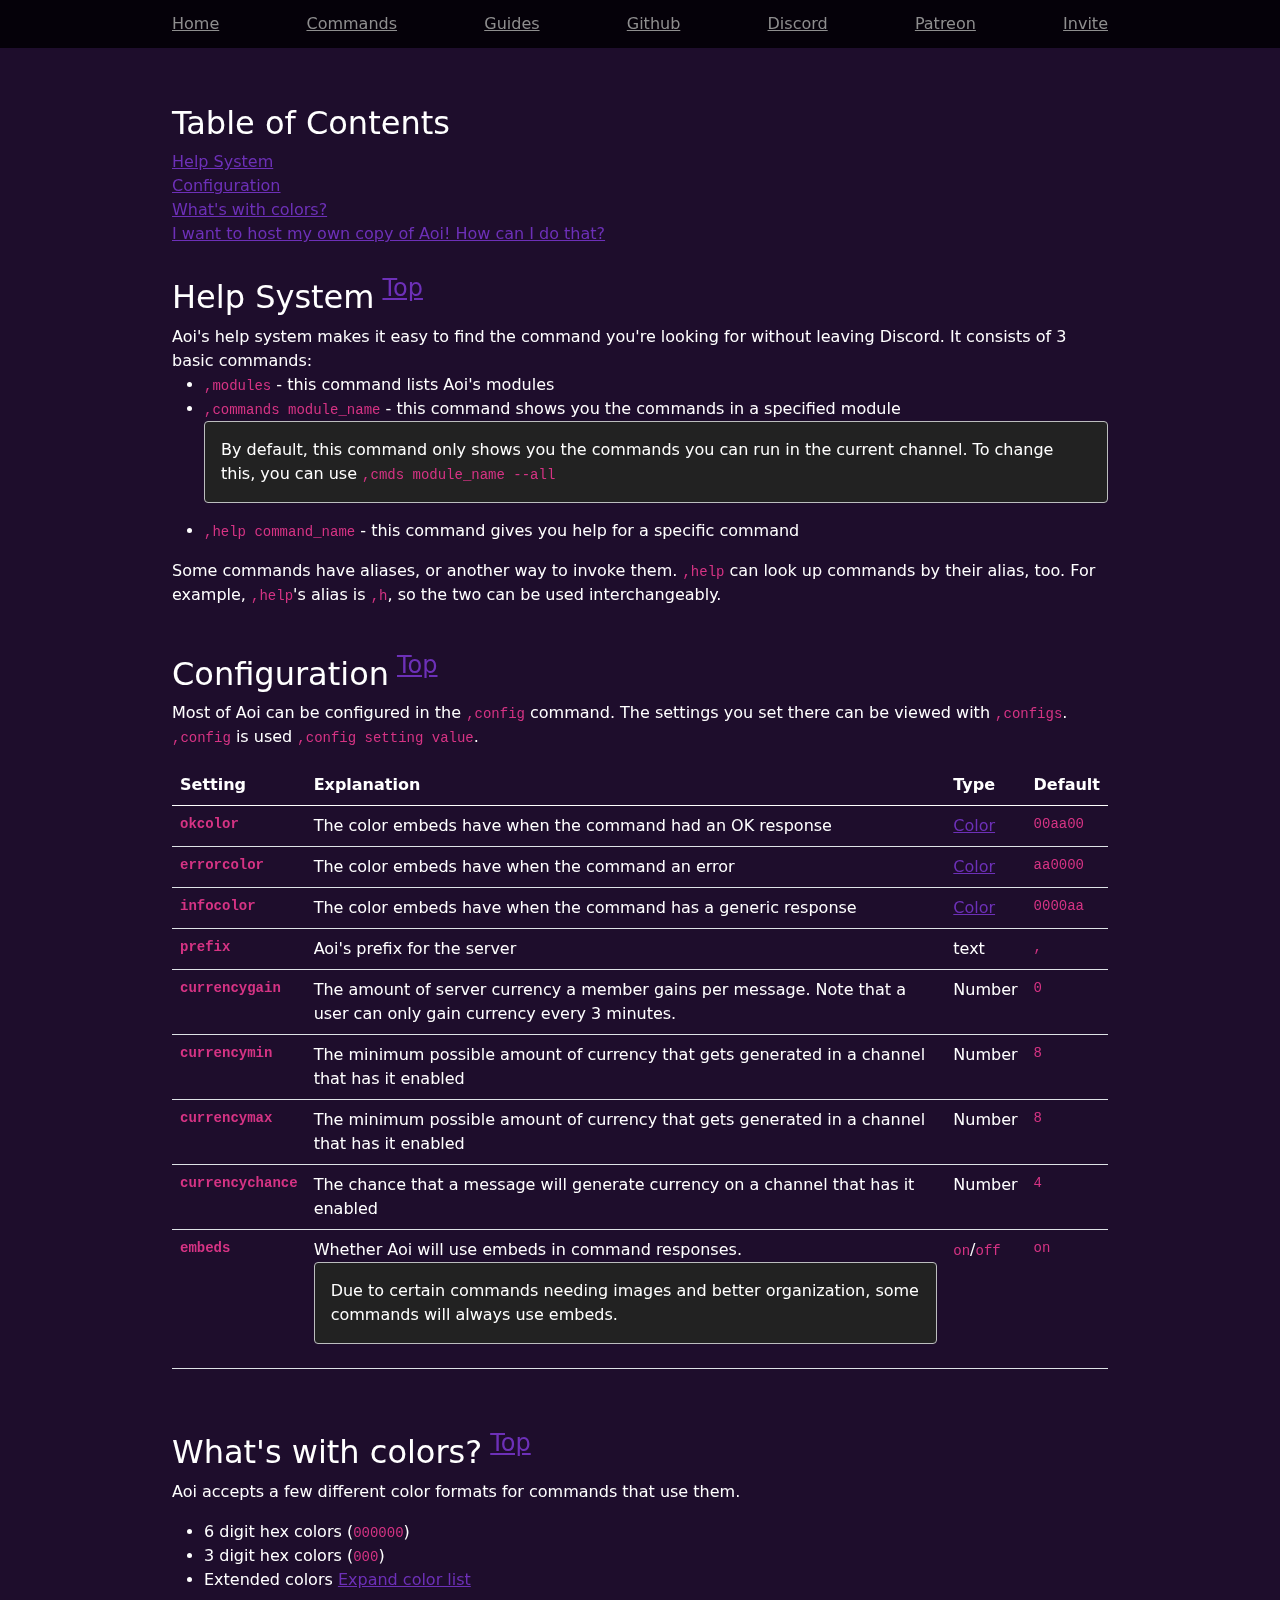
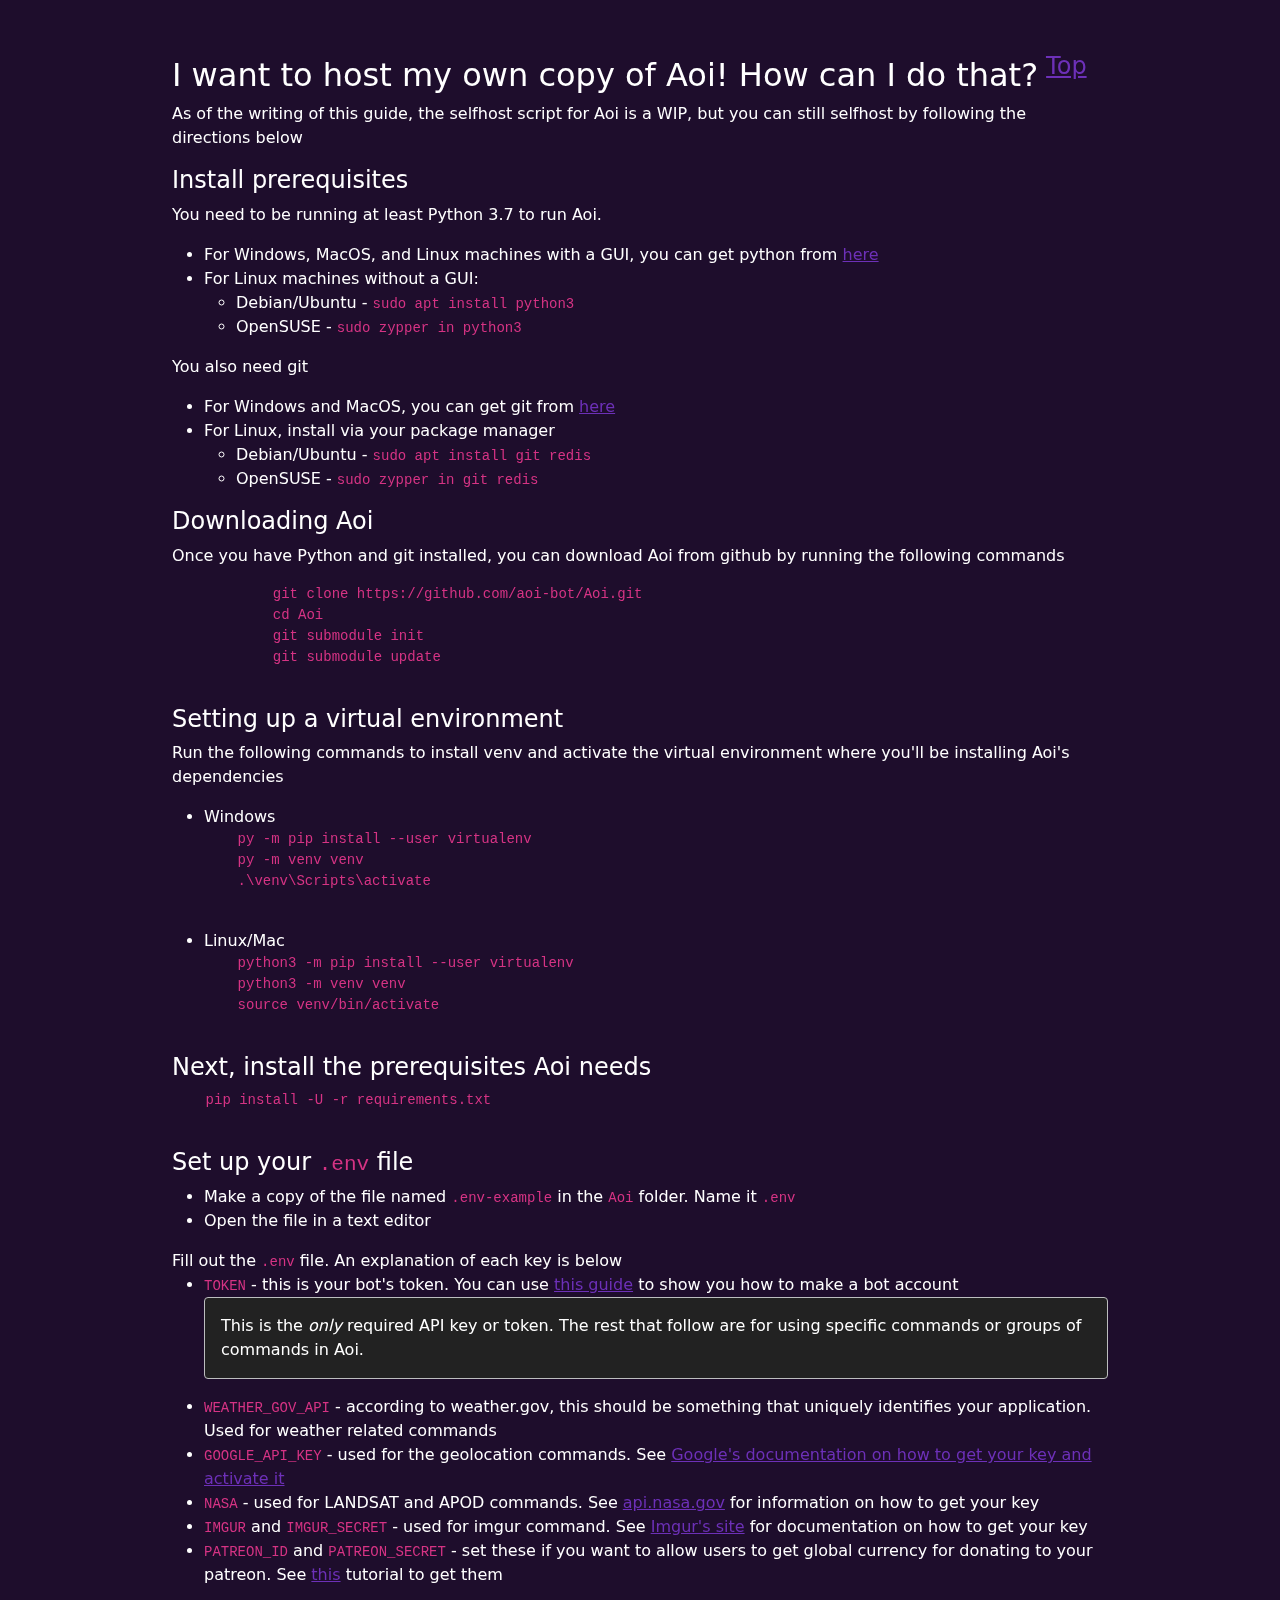
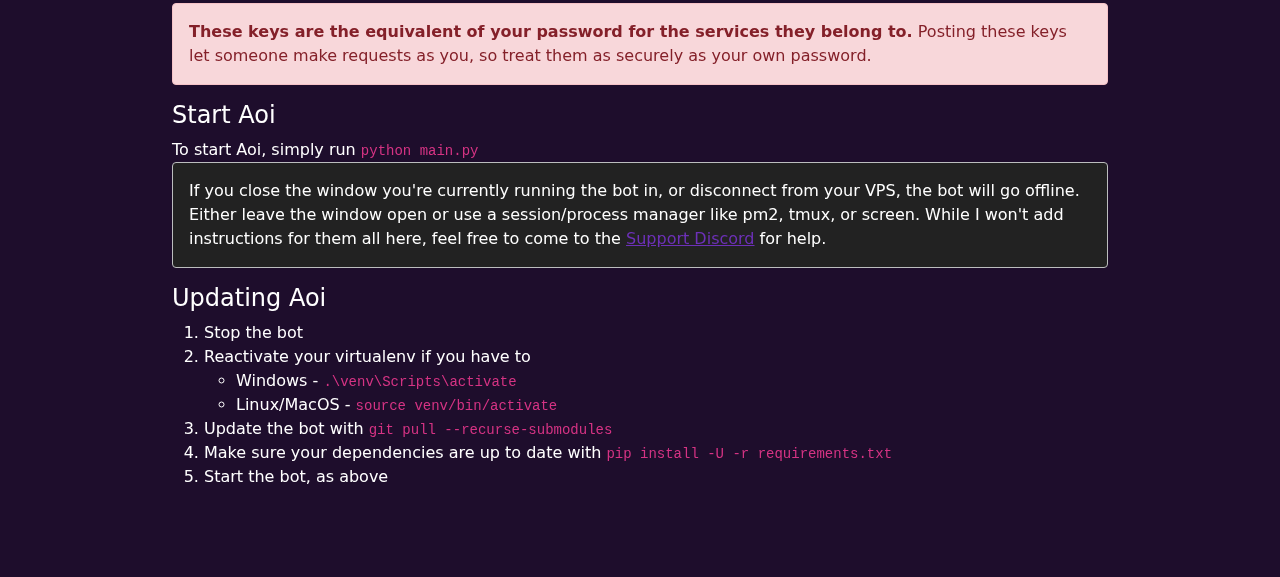
<file: guides.html>
<!DOCTYPE html>
<html lang="en">
<head>
    <meta charset="utf-8">
    <meta name="viewport" content="width=device-width, initial-scale=1">
    <meta content="Aoi Bot | Guide" property="og:title">
    <meta content="Aoi is a brand-new bot, customizable enough to fit in any server. Look up information on a user, role, or server. Do math, render LaTeX. Make color palettes randomly or from an image, have server money to get roles, use global money to buy a fancy background for your profile card, and more coming soon! Make use of the fine-grained permissions to control where/how Aoi can be used. Manage your server, give everyone a role. Color roles according to a gradient (looking at you, aesthetic server owners)."
          property="og:description">
    <meta content="https://aoibot.xyz/" property="og:url">
    <meta content="https://www.aoibot.xyz/assets/aoi.jpeg" property="og:image">
    <meta content="#B41AB4" data-react-helmet="true" name="theme-color">
    <title>Aoi Bot - Guides</title>

    <link href="css/aoi.css" rel="stylesheet">

    <!-- Icons -->
    <link href="https://fonts.googleapis.com/icon?family=Material+Icons" rel="stylesheet">
    <link href="css/styles.css" rel="stylesheet">
</head>
<body class="bg-purple">
<header class="site-header sticky-top py-1">
    <nav class="container d-flex flex-column flex-md-row justify-content-between">
        <a class="py-2 d-none d-md-inline-block" href="index.html">Home</a>
        <a class="py-2 d-none d-md-inline-block" href="commands.html">Commands</a>
        <a class="py-2 d-none d-md-inline-block" href="guides.html">Guides</a>
        <a class="py-2 d-none d-md-inline-block" href="https://github.com/aoi-bot/Aoi">Github</a>
        <a class="py-2 d-none d-md-inline-block" href="https://discord.gg/zRvNtXFWeS">Discord</a>
        <a class="py-2 d-none d-md-inline-block" href="https://www.patreon.com/crazygmr101">Patreon</a>
        <a class="py-2 d-none d-md-inline-block"
           href="https://discord.com/api/oauth2/authorize?client_id=791265892154867724&permissions=268659776&scope=bot%20applications.commands">Invite</a>
    </nav>
</header>
<main class="container py-5">
    <div class="bd-toc py-2" id="toc">
        <h2>Table of Contents</h2>
    </div>

    <div id="help">
        <h2>Help System</h2>
        Aoi's help system makes it easy to find the command you're looking for without leaving Discord. It consists of 3
        basic commands:<br>
        <ul>
            <li>
                <div><code>,modules</code> - this command lists Aoi's modules<br></div>
            </li>
            <li>
                <div><code>,commands module_name</code> - this command shows you the commands in a specified module
                </div>
                <div class="alert-xdark alert">
                    By default, this command only shows you the commands you can run in the current channel. To change
                    this,
                    you can use <code>,cmds module_name --all</code>
                </div>
            </li>
            <li>
                <div><code>,help command_name</code> - this command gives you help for a specific command<br></div>
            </li>
        </ul>
        Some commands have aliases, or another way to invoke them. <code>,help</code> can look up commands by their
        alias, too. For example, <code>,help</code>'s alias is <code>,h</code>, so the two can be used interchangeably.
    </div>

    <div id="configs">
        <h2>Configuration</h2>
        <p>
            Most of Aoi can be configured in the <code>,config</code> command. The settings you set there can be viewed
            with
            <code>,configs</code>. <code>,config</code> is used <code>,config setting value</code>.
        </p>
        <table class="table table-hover">
            <thead>
            <tr>
                <th scope="col">Setting</th>
                <th scope="col">Explanation</th>
                <th scope="col">Type</th>
                <th scope="col">Default</th>
            </tr>
            </thead>
            <tbody>
            <tr>
                <th scope="row" code>okcolor</th>
                <td>The color embeds have when the command had an OK response</td>
                <td><a href="#color" data-bs-toggle="tooltip" title="See bottom of table">Color</a></td>
                <td code>00aa00</td>
            </tr>
            <tr>
                <th scope="row" code>errorcolor</th>
                <td>The color embeds have when the command an error</td>
                <td><a href="#color" data-bs-toggle="tooltip" title="See bottom of table">Color</a></td>
                <td code>aa0000</td>
            </tr>
            <tr>
                <th scope="row" code>infocolor</th>
                <td>The color embeds have when the command has a generic response</td>
                <td><a href="#color" data-bs-toggle="tooltip" title="See bottom of table">Color</a></td>
                <td code>0000aa</td>
            </tr>
            <tr>
                <th scope="row" code>prefix</th>
                <td>Aoi's prefix for the server</td>
                <td>text</td>
                <td code>,</td>
            </tr>
            <tr>
                <th scope="row" code>currencygain</th>
                <td>The amount of server currency a member gains per message. Note that a user can only gain
                    currency every 3 minutes.
                </td>
                <td>Number</td>
                <td code>0</td>
            </tr>
            <tr>
                <th scope="row" code>currencymin</th>
                <td>The minimum possible amount of currency that gets generated in a channel that has it enabled</td>
                <td>Number</td>
                <td code>8</td>
            </tr>
            <tr>
                <th scope="row" code>currencymax</th>
                <td>The minimum possible amount of currency that gets generated in a channel that has it enabled</td>
                <td>Number</td>
                <td code>8</td>
            </tr>
            <tr>
                <th scope="row" code>currencychance</th>
                <td>The chance that a message will generate currency on a channel that has it enabled</td>
                <td>Number</td>
                <td code>4</td>
            </tr>
            <tr>
                <th scope="row" code>embeds</th>
                <td>
                    Whether Aoi will use embeds in command responses.
                    <div class="alert alert-xdark">
                        Due to certain commands needing images and better organization, some commands will always use
                        embeds.
                    </div>
                </td>
                <td><code>on</code>/<code>off</code></td>
                <td code>on</td>
            </tr>
            </tbody>
        </table>
    </div>

    <div id="color">
        <h2>What's with colors?</h2>
        <p>Aoi accepts a few different color formats for commands that use them.</p>
        <ul>
            <li>6 digit hex colors (<code>000000</code>)</li>
            <li>3 digit hex colors (<code>000</code>)</li>
            <li>
                <p>
                    Extended colors
                    <a data-bs-toggle="collapse" href="#colors" role="button" aria-expanded="false"
                       aria-controls="colors">Expand color list</a>
                </p>
                <p>
                <div class="collapse" id="colors">
                    <div class="row">
                        <div class="col-lg-3 col-md-6 col-12" id="color1">
                        </div>
                        <div class="col-lg-3 col-md-6 col-12" id="color2">
                        </div>
                        <div class="col-lg-3 col-md-6 col-12" id="color3">
                        </div>
                        <div class="col-lg-3 col-md-6 col-12" id="color4">
                        </div>
                    </div>
                </div>
            </li>
        </ul>
    </div>

    <div id="selfhosting">
        <h2>I want to host my own copy of Aoi! How can I do that?</h2>
        <p>As of the writing of this guide, the selfhost script for Aoi is a WIP, but you can still selfhost by
            following the directions below</p>
        <h4>Install prerequisites</h4>
        <p>You need to be running at least Python 3.7 to run Aoi.</p>
        <ul>
            <li>For Windows, MacOS, and Linux machines with a GUI, you can get python from <a
                    href="https://www.python.org/downloads/release/python-392/">here</a></li>
            <li>For Linux machines without a GUI:
                <ul>
                    <li>Debian/Ubuntu - <code>sudo apt install python3</code></li>
                    <li>OpenSUSE - <code>sudo zypper in python3</code></li>
                </ul>
            </li>
        </ul>
        <p>You also need git</p>
        <ul>
            <li>For Windows and MacOS, you can get git from <a href="https://git-scm.com/downloads">here</a></li>
            <li>For Linux, install via your package manager
                <ul>
                    <li>Debian/Ubuntu - <code>sudo apt install git redis</code></li>
                    <li>OpenSUSE - <code>sudo zypper in git redis</code></li>
                </ul>
            </li>
        </ul>
        <h4>Downloading Aoi</h4>
        <p>Once you have Python and git installed, you can download Aoi from github by running the following
            commands</p>
        <pre class="d-block">
            git clone https://github.com/aoi-bot/Aoi.git
            cd Aoi
            git submodule init
            git submodule update
        </pre>
        <h4>Setting up a virtual environment</h4>
        <p>Run the following commands to install venv and activate the virtual environment where you'll be installing
            Aoi's dependencies</p>
        <ul>
            <li>
                Windows
                <pre class="d-block">
    py -m pip install --user virtualenv
    py -m venv venv
    .\venv\Scripts\activate
                </pre>
            </li>
            <li>
                Linux/Mac
                <pre class="d-block">
    python3 -m pip install --user virtualenv
    python3 -m venv venv
    source venv/bin/activate
                </pre>
            </li>
        </ul>
        <h4>Next, install the prerequisites Aoi needs</h4>
        <pre>
    pip install -U -r requirements.txt
        </pre>
        <h4>Set up your <code>.env</code> file</h4>
        <ul>
            <li>Make a copy of the file named <code>.env-example</code> in the <code>Aoi</code> folder. Name it <code>.env</code></li>
            <li>Open the file in a text editor</li>
        </ul>
        Fill out the <code>.env</code> file. An explanation of each key is below
        <ul>
            <li><code>TOKEN</code> - this is your bot's token. You can use <a href="https://discordpy.readthedocs.io/en/latest/discord.html">this guide</a>
            to show you how to make a bot account
                <div class="alert alert-xdark">
                    This is the <i>only</i> required API key or token. The rest that follow are for using specific commands or groups of commands in Aoi.
                </div>
            </li>

            <li><code>WEATHER_GOV_API</code> - according to weather.gov, this should be something that uniquely identifies your application. Used for
            weather related commands</li>

            <li><code>GOOGLE_API_KEY</code> - used for the geolocation commands. See <a href="https://developers.google.com/maps/documentation/geocoding/get-api-key">
                Google's documentation on how to get your key and activate it</a> </li>

            <li><code>NASA</code> - used for LANDSAT and APOD commands. See <a href="https://api.nasa.gov/">api.nasa.gov</a> for information on how to
            get your key</li>

            <li><code>IMGUR</code> and <code>IMGUR_SECRET</code> - used for imgur command. See <a href="https://apidocs.imgur.com/">Imgur's site</a>
            for documentation on how to get your key</li>

            <li><code>PATREON_ID</code> and <code>PATREON_SECRET</code> - set these if you want to allow users to get global currency for donating to your
            patreon. See <a href="https://forum.idunetwork.eu.org/topic/10-get-your-patreon-campaignid/">this</a> tutorial to get them</li>
        </ul>

        <div class="alert alert-danger">
            <b>These keys are the equivalent of your password for the services they belong to.</b> Posting these keys let someone make requests as you, so
            treat them as securely as your own password.
        </div>

        <h4>Start Aoi</h4>
        To start Aoi, simply run <code>python main.py</code>
        <div class="alert-xdark alert">
            If you close the window you're currently running the bot in, or disconnect from your VPS, the bot will go offline. Either leave the window open or
            use a session/process manager like pm2, tmux, or screen. While I won't add instructions for them all here, feel free to come to
            the <a href="https://discord.gg/zRvNtXFWeS">Support Discord</a> for help.
        </div>

        <h4>Updating Aoi</h4>
        <ol>
            <li>Stop the bot</li>
            <li>Reactivate your virtualenv if you have to
                <ul>
                    <li>Windows - <code>.\venv\Scripts\activate</code></li>
                    <li>Linux/MacOS - <code>source venv/bin/activate</code></li>
                </ul>
            </li>
            <li>
                Update the bot with <code>git pull --recurse-submodules</code>
            </li>
            <li>
                Make sure your dependencies are up to date with <code>pip install -U -r requirements.txt</code>
            </li>
            <li>
                Start the bot, as above
            </li>
        </ol>
    </div>
</main>

<script src="https://cdn.jsdelivr.net/npm/bootstrap@5.0.0-beta2/dist/js/bootstrap.bundle.min.js"
        integrity="sha384-b5kHyXgcpbZJO/tY9Ul7kGkf1S0CWuKcCD38l8YkeH8z8QjE0GmW1gYU5S9FOnJ0"
        crossorigin="anonymous"></script>


<script>
    document.querySelectorAll("main > div:not([id=toc])")
        .forEach(element => element.classList.add("py-4"))
    document.querySelectorAll("main > div:not([id=toc]) h2")
        .forEach(element => {
            document.getElementById('toc').innerHTML += `<a class="d-block" href="#${element.parentElement.id}">${element.innerHTML}</a>`;
            element.innerHTML += '<sup><a class="px-2" href="#toc">Top</a></sup><br/>';
        })


    webColors = ["MediumVioletRed", "DeepPink", "PaleVioletRed", "HotPink", "LightPink", "Pink", "DarkRed", "Red",
        "Firebrick", "Crimson", "IndianRed", "LightCoral", "Salmon", "DarkSalmon", "LightSalmon", "OrangeRed",
        "Tomato", "DarkOrange", "Coral", "Orange", "DarkKhaki", "Gold", "Khaki", "PeachPuff", "Yellow", "PaleGoldenrod",
        "Moccasin", "PapayaWhip", "LightGoldenrodYellow", "LemonChiffon", "LightYellow", "Maroon", "Brown", "SaddleBrown",
        "Sienna", "Chocolate", "DarkGoldenrod", "Peru", "RosyBrown", "Goldenrod", "SandyBrown", "Tan", "Burlywood",
        "Wheat", "NavajoWhite", "Bisque", "BlanchedAlmond", "Cornsilk", "DarkGreen", "Green", "DarkOliveGreen", "ForestGreen",
        "SeaGreen", "Olive", "OliveDrab", "MediumSeaGreen", "LimeGreen", "Lime", "SpringGreen", "MediumSpringGreen",
        "DarkSeaGreen", "MediumAquamarine", "YellowGreen", "LawnGreen", "Chartreuse", "LightGreen", "GreenYellow",
        "PaleGreen", "Teal", "DarkCyan", "LightSeaGreen", "CadetBlue", "DarkTurquoise", "MediumTurquoise", "Turquoise",
        "Aqua", "Cyan", "Aquamarine", "PaleTurquoise", "LightCyan", "Navy", "DarkBlue", "MediumBlue", "Blue", "MidnightBlue",
        "RoyalBlue", "SteelBlue", "DodgerBlue", "DeepSkyBlue", "CornflowerBlue", "SkyBlue", "LightSkyBlue", "LightSteelBlue",
        "LightBlue", "PowderBlue", "Indigo", "Purple", "DarkMagenta", "DarkViolet", "DarkSlateBlue", "BlueViolet", "DarkOrchid",
        "Fuchsia", "Magenta", "SlateBlue", "MediumSlateBlue", "MediumOrchid", "MediumPurple", "Orchid", "Violet", "Plum",
        "Thistle", "Lavender", "MistyRose", "AntiqueWhite", "Linen", "Beige", "WhiteSmoke", "LavenderBlush", "OldLace",
        "AliceBlue", "Seashell", "GhostWhite", "Honeydew", "FloralWhite", "Azure", "MintCream", "Snow", "Ivory", "White",
        "Black", "DarkSlateGray", "DimGray", "SlateGray", "Gray", "LightSlateGray", "DarkGray", "Silver", "LightGray",
        "Gainsboro"]

    elements = [1, 2, 3, 4].map(index => document.getElementById(`color${index}`))

    for (let i = 0; i < webColors.length; i++) {
        elements[i % 4].innerHTML += `<p><button type="button" class="btn" style="background-color:${webColors[i]}">&nbsp;&nbsp;&nbsp;</button> ${webColors[i].toLowerCase()}</p>`
    }


    let collapseElementList = [].slice.call(document.querySelectorAll('.collapse'));
    let collapseList = collapseElementList.map(function (collapseEl) {
        return new bootstrap.Collapse(collapseEl, {toggle: false})
    });


</script>
</body>
</html>
</file>
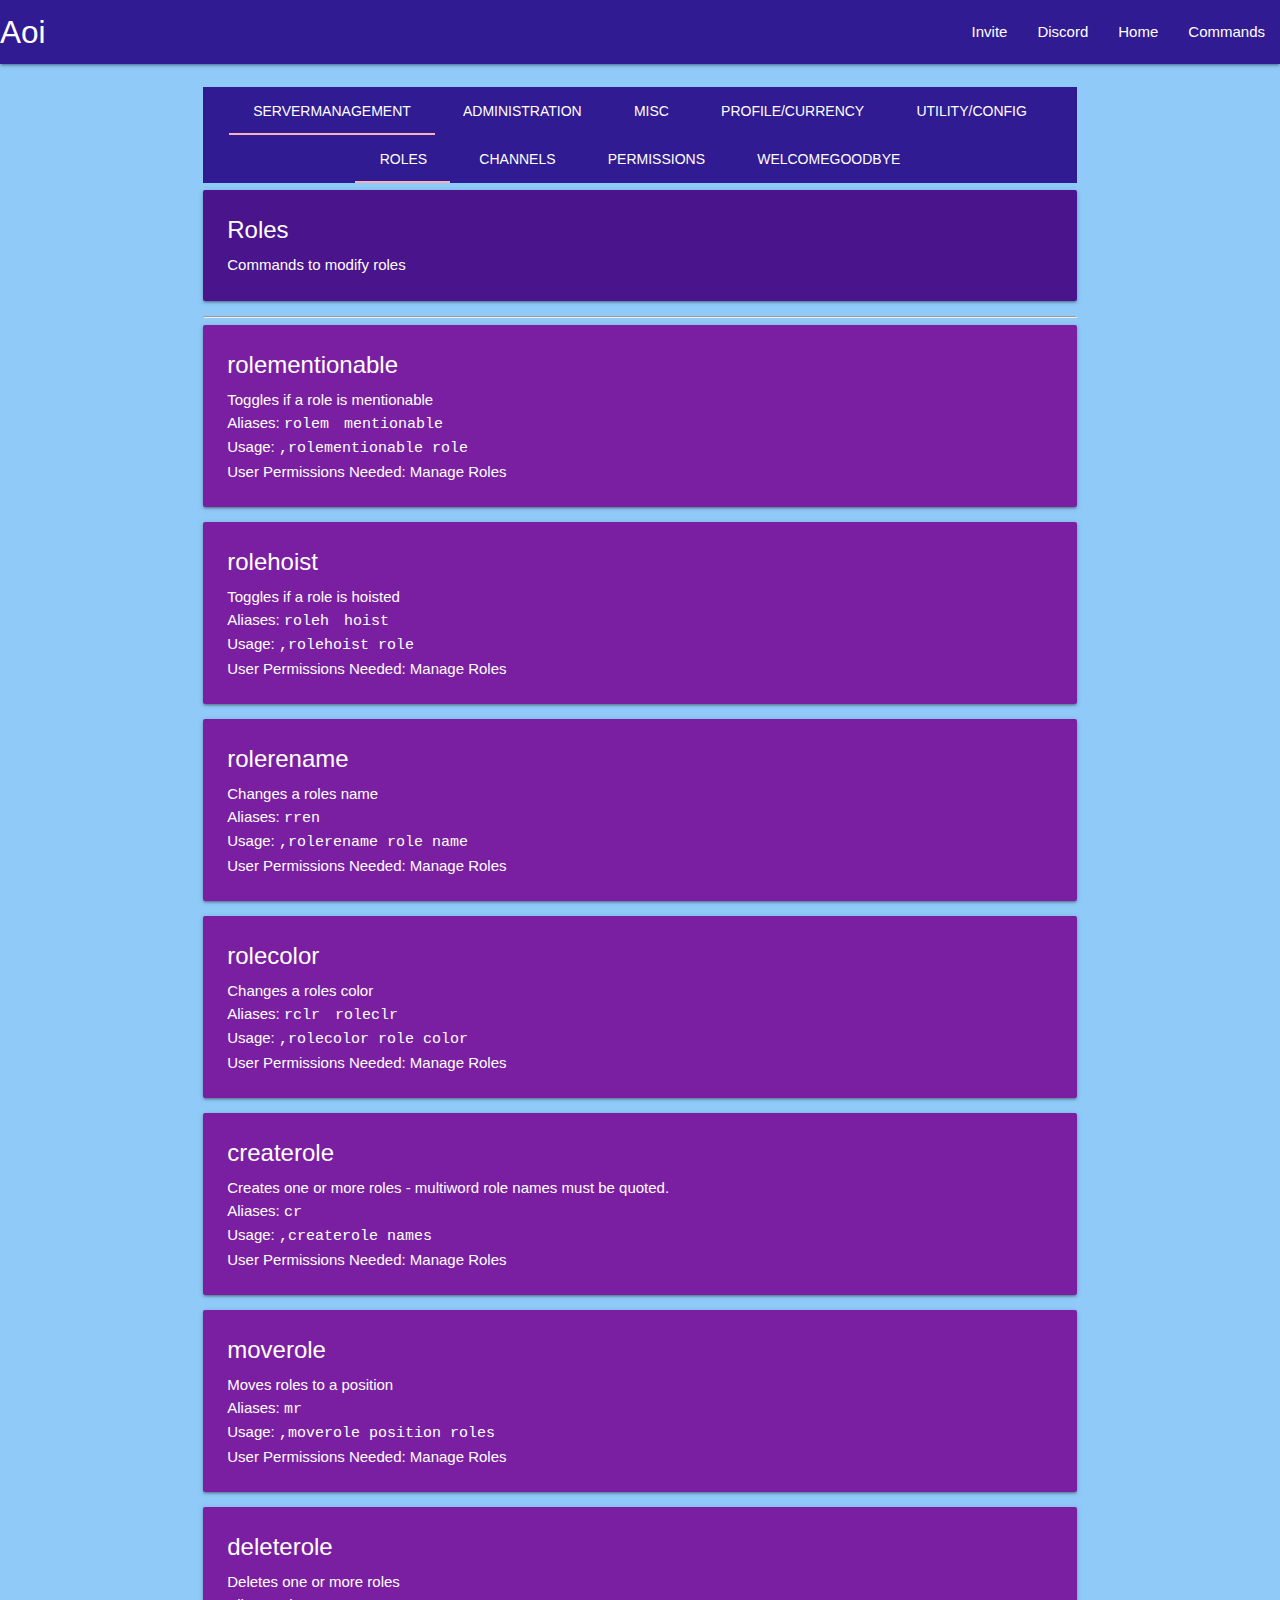
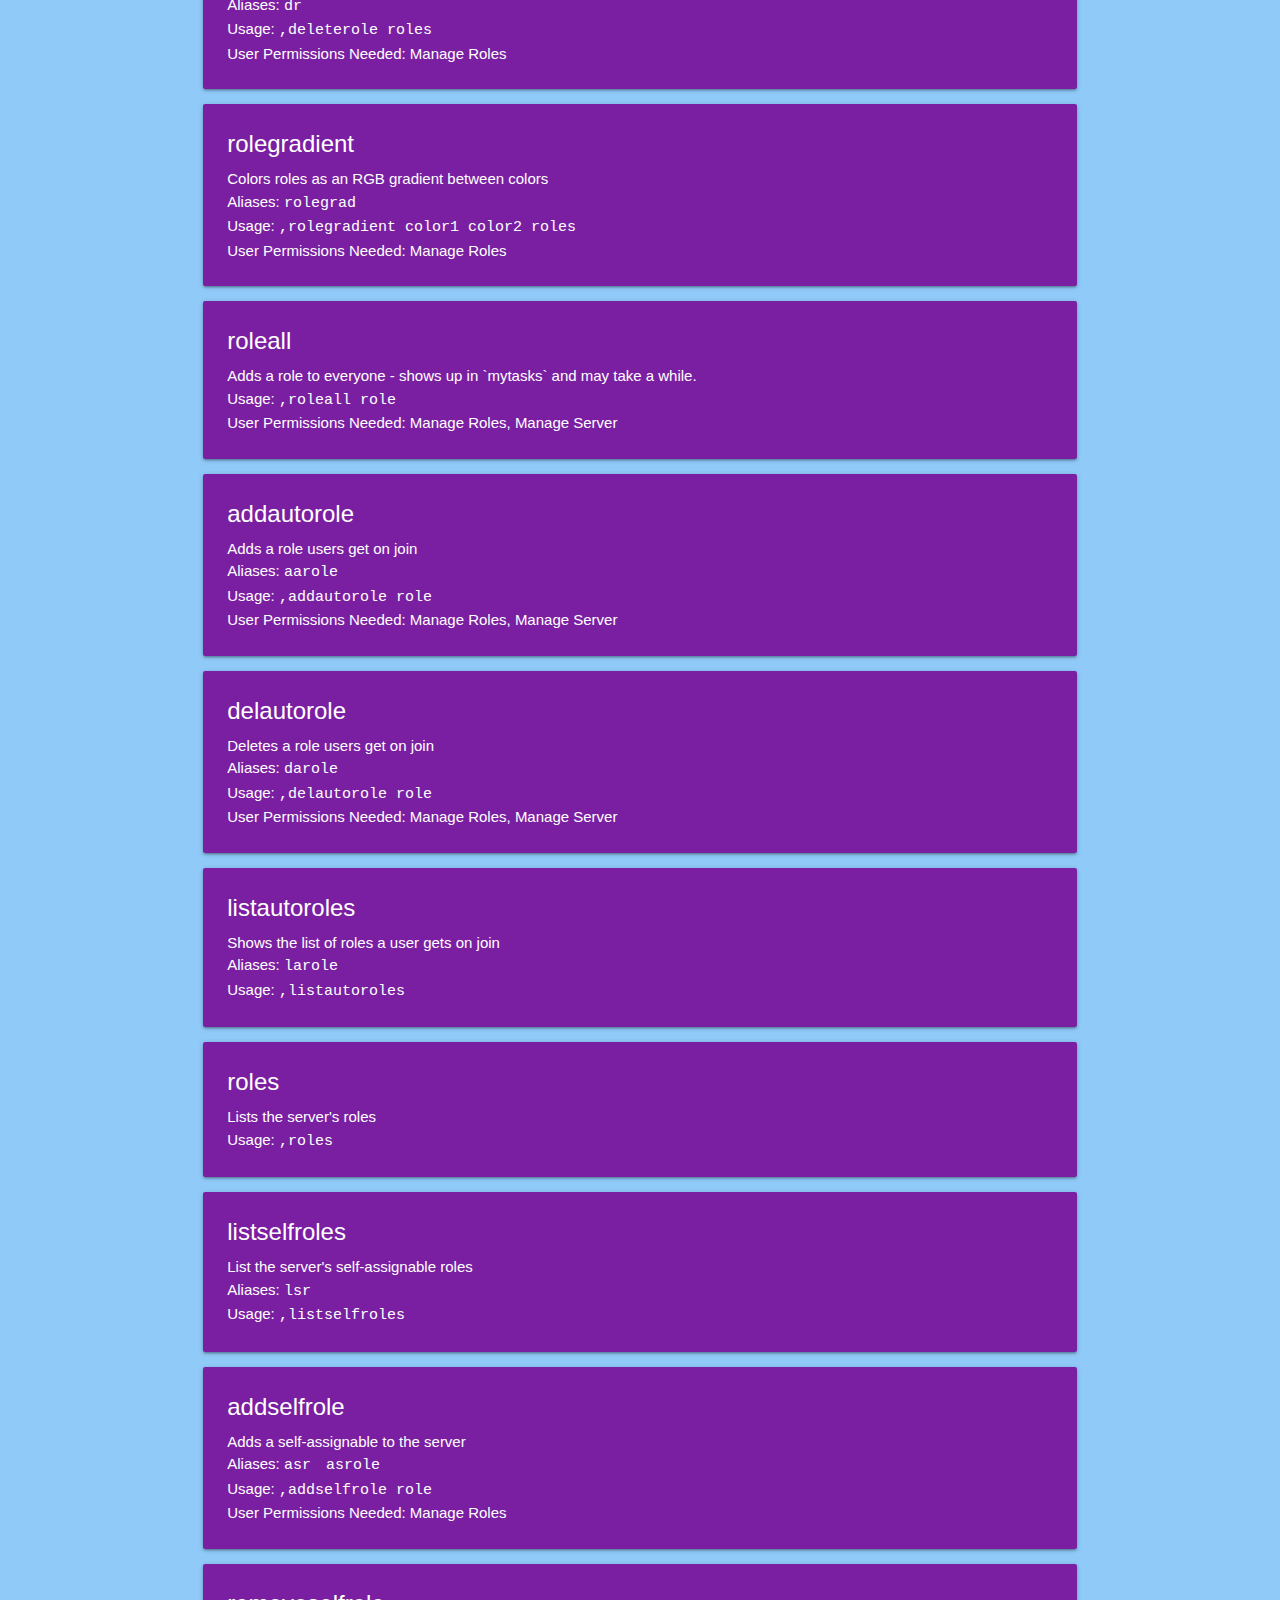
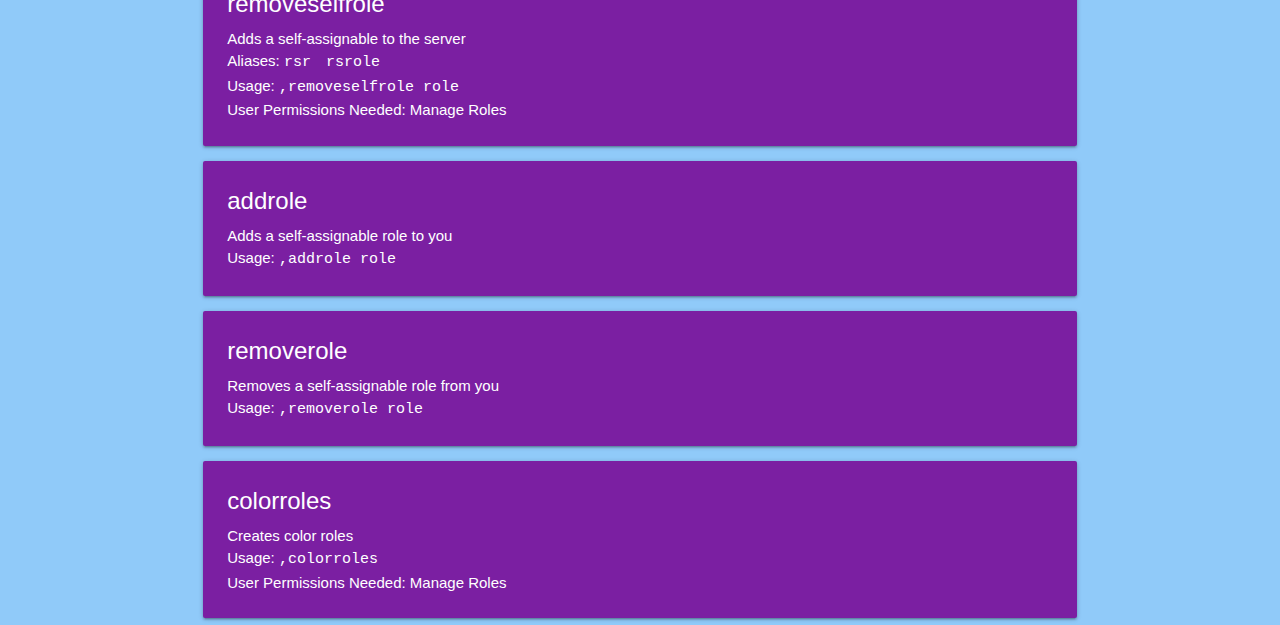
<file: mobile/commands.html>
<html>
<head>
    <title>Aoi Commands</title>
    <link rel="stylesheet" href="https://cdnjs.cloudflare.com/ajax/libs/materialize/1.0.0/css/materialize.min.css">
    <script src="https://cdnjs.cloudflare.com/ajax/libs/materialize/1.0.0/js/materialize.min.js"></script>
    <script>
        function theme() {
            if (!localStorage.getItem("theme")) {
                localStorage.setItem("theme", "light")
            }
            document.getElementsByTagName("body")[0].style.backgroundColor = localStorage.getItem("theme") === "light" ?
                "90CAF9" : "130C2B"
            document.getElementById("theme_selector").checked = localStorage.getItem("theme") !== "light";
        }

        function set_theme() {
            localStorage.setItem("theme", document.getElementById("theme_selector").checked ? "dark" : "light");
            document.getElementsByTagName("body")[0].style.backgroundColor = localStorage.getItem("theme") === "light" ?
                "90CAF9" : "130C2B"
        }
    </script>
    <style>
        div.fill {
            width: 100% !important;
        }

        span.card-title {
            font-weight: bold;
        }
    </style>
</head>
<body onload="M.AutoInit(); theme()" class="white-text">
<nav class="deep-purple darken-4">
    <div class="nav-wrapper">
        <a href="#" class="brand-logo left">Aoi</a>
        <ul id="nav-mobile" class="hide-on-med-and-low right">
            <li>
                <a href="https://discord.com/oauth2/authorize?client_id=738856230994313228&permissions=268659776&scope=bot">Invite</a>
            </li>
            <li><a href="https://discord.gg/pCgEj8t">Discord</a></li>
            <li><a href="index.html">Home</a></li>
            <li><a href="commands.html">Commands</a></li>
        </ul>
    </div>
</nav>
</br>
<div class="container">
    <div class="row">
        <div class="col s12">
            <ul class="tabs deep-purple darken-4 white-text center-align fill">
                <li class="tab white-text fill"><a href="#ServerManagement" class="white-text">ServerManagement</a></li>
                <li class="tab white-text fill"><a href="#Administration" class="white-text">Administration</a></li>
                <li class="tab white-text fill"><a href="#Misc" class="white-text">Misc</a></li>
                <li class="tab white-text fill"><a href="#Profile_Currency" class="white-text">Profile/Currency</a></li>
                <li class="tab white-text fill"><a href="#Utility_Config" class="white-text">Utility/Config</a></li>
            </ul>
        </div>
        <div class="col s12">
            <div id="ServerManagement" class='fill'>
                <ul class="tabs deep-purple darken-4 white-text center-align fill">
                    <li class="tab white-text fill"><a href="#Roles" class="white-text">Roles</a></li>
                    <li class="tab white-text fill"><a href="#Channels" class="white-text">Channels</a></li>
                    <li class="tab white-text fill"><a href="#Permissions" class="white-text">Permissions</a></li>
                    <li class="tab white-text fill"><a href="#WelcomeGoodbye" class="white-text">WelcomeGoodbye</a></li>
                </ul>
                <div id=Channels class='fill'>
                    <div class='card purple darken-4'>
                        <div class='card-content white-text'><span class='card-title'>Channels</span>
                            <p>Commands dealing with channels</p></div>
                    </div>
                    <hr/>
                    <div class='card purple darken-2'>
                        <div class='card-content white-text'><span class='card-title'>namechannels</span>
                            <p>Names channels according to a pattern<br>Usage: <code>,namechannels </code><br>User
                                Permissions Needed: Manage Server, Manage Channels</p></div>
                    </div>
                    <div class='card purple darken-2'>
                        <div class='card-content white-text'><span class='card-title'>stripchannels</span>
                            <p>Remove text from the beginning or end of a channel. Separate multiple things to remove
                                with a semicolon<br>Usage: <code>,stripchannels text</code><br>User Permissions Needed:
                                Manage Server, Manage Channels</p></div>
                    </div>
                    <div class='card purple darken-2'>
                        <div class='card-content white-text'><span class='card-title'>nsfw</span>
                            <p>Toggles if a channel is NSFW<br>Usage: <code>,nsfw &lt;channel&gt;</code><br>Defaults:
                            <ul class='browser-default' style='margin-top:-2px'>
                                <li style='margin-top:-1px'><code>channel</code> = None</li>
                            </ul>
                            <br>User Permissions Needed: Manage Channels</p></div>
                    </div>
                    <div class='card purple darken-2'>
                        <div class='card-content white-text'><span class='card-title'>slowmode</span>
                            <p>Change slowmode on a channel<br>Aliases: <code>slmd</code><br>Usage: <code>,slowmode
                                time</code><br>User Permissions Needed: Manage Channels</p></div>
                    </div>
                    <div class='card purple darken-2'>
                        <div class='card-content white-text'><span class='card-title'>chanmute</span>
                            <p>Mutes a user in a channel<br>Usage: <code>,chanmute member &lt;channel&gt;</code><br>Defaults:
                            <ul class='browser-default' style='margin-top:-2px'>
                                <li style='margin-top:-1px'><code>channel</code> = None</li>
                            </ul>
                            <br>User Permissions Needed: Manage Channels, Manage Permissions</p></div>
                    </div>
                    <div class='card purple darken-2'>
                        <div class='card-content white-text'><span class='card-title'>remchanmute</span>
                            <p>Attempts to unmute a user in a channel<br>Aliases: <code>unchanmute</code><br>Usage:
                                <code>,remchanmute member &lt;channel&gt;</code><br>Defaults:
                            <ul class='browser-default' style='margin-top:-2px'>
                                <li style='margin-top:-1px'><code>channel</code> = None</li>
                            </ul>
                            <br>User Permissions Needed: Manage Channels, Manage Permissions</p></div>
                    </div>
                    <div class='card purple darken-2'>
                        <div class='card-content white-text'><span class='card-title'>lockout</span>
                            <p>Attempts to lock a user out of a channel<br>Usage: <code>,lockout member
                                &lt;channel&gt;</code><br>Defaults:
                            <ul class='browser-default' style='margin-top:-2px'>
                                <li style='margin-top:-1px'><code>channel</code> = None</li>
                            </ul>
                            <br>User Permissions Needed: Manage Channels, Manage Permissions</p></div>
                    </div>
                    <div class='card purple darken-2'>
                        <div class='card-content white-text'><span class='card-title'>remlock</span>
                            <p>Attempts to reverse a member-level lockout/lockin<br>Aliases: <code>unlockout</code>&emsp;<code>unlockin</code>&emsp;<code>lockrem</code><br>Usage:
                                <code>,remlock member &lt;channel&gt;</code><br>Defaults:
                            <ul class='browser-default' style='margin-top:-2px'>
                                <li style='margin-top:-1px'><code>channel</code> = None</li>
                            </ul>
                            <br>User Permissions Needed: Manage Channels, Manage Permissions</p></div>
                    </div>
                    <div class='card purple darken-2'>
                        <div class='card-content white-text'><span class='card-title'>lockin</span>
                            <p>Attempts to force to let a user see a channel<br>Usage: <code>,lockin member &lt;channel&gt;</code><br>Defaults:
                            <ul class='browser-default' style='margin-top:-2px'>
                                <li style='margin-top:-1px'><code>channel</code> = None</li>
                            </ul>
                            <br>User Permissions Needed: Manage Channels, Manage Permissions</p></div>
                    </div>
                </div>
                <div id=Permissions class='fill'>
                    <div class='card purple darken-4'>
                        <div class='card-content white-text'><span class='card-title'>Permissions</span>
                            <p>Commands to change command permissions</p></div>
                    </div>
                    <hr/>
                    <div class='card purple darken-2'>
                        <div class='card-content white-text'><span class='card-title'>listperms</span>
                            <p>View the entire permission chain<br>Aliases: <code>lp</code><br>Usage:
                                <code>,listperms </code></p></div>
                    </div>
                    <div class='card purple darken-2'>
                        <div class='card-content white-text'><span class='card-title'>resetperms</span>
                            <p>Clear all permissions<br>Aliases: <code>rp</code><br>Usage: <code>,resetperms </code><br>User
                                Permissions Needed: Administrator</p></div>
                    </div>
                    <div class='card purple darken-2'>
                        <div class='card-content white-text'><span class='card-title'>allsvrmdls</span>
                            <p>Disable or enable all modules<br>Aliases: <code>asm</code><br>Usage: <code>,allsvrmdls
                                enabled</code><br>User Permissions Needed: Administrator</p></div>
                    </div>
                    <div class='card purple darken-2'>
                        <div class='card-content white-text'><span class='card-title'>allchnlmdls</span>
                            <p>Disable or enable all modules in a channel<br>Aliases: <code>acm</code><br>Usage: <code>,allchnlmdls
                                channel enabled</code><br>User Permissions Needed: Administrator</p></div>
                    </div>
                    <div class='card purple darken-2'>
                        <div class='card-content white-text'><span class='card-title'>chnlmdl</span>
                            <p>Disable or enable a module in a channel<br>Aliases: <code>cm</code><br>Usage: <code>,chnlmdl
                                channel enabled module</code><br>User Permissions Needed: Administrator</p></div>
                    </div>
                    <div class='card purple darken-2'>
                        <div class='card-content white-text'><span class='card-title'>svrcmd</span>
                            <p>Disable or enable a command server-wide<br>Aliases: <code>sc</code><br>Usage: <code>,svrcmd
                                command enabled</code><br>User Permissions Needed: Administrator</p></div>
                    </div>
                    <div class='card purple darken-2'>
                        <div class='card-content white-text'><span class='card-title'>svrmdl</span>
                            <p>Disable or enable a module server-wide<br>Aliases: <code>sm</code><br>Usage: <code>,svrmdl
                                module enabled</code><br>User Permissions Needed: Administrator</p></div>
                    </div>
                </div>
                <div id=Roles class='fill'>
                    <div class='card purple darken-4'>
                        <div class='card-content white-text'><span class='card-title'>Roles</span>
                            <p>Commands to modify roles</p></div>
                    </div>
                    <hr/>
                    <div class='card purple darken-2'>
                        <div class='card-content white-text'><span class='card-title'>rolementionable</span>
                            <p>Toggles if a role is mentionable<br>Aliases:
                                <code>rolem</code>&emsp;<code>mentionable</code><br>Usage: <code>,rolementionable
                                    role</code><br>User Permissions Needed: Manage Roles</p></div>
                    </div>
                    <div class='card purple darken-2'>
                        <div class='card-content white-text'><span class='card-title'>rolehoist</span>
                            <p>Toggles if a role is hoisted<br>Aliases: <code>roleh</code>&emsp;<code>hoist</code><br>Usage:
                                <code>,rolehoist role</code><br>User Permissions Needed: Manage Roles</p></div>
                    </div>
                    <div class='card purple darken-2'>
                        <div class='card-content white-text'><span class='card-title'>rolerename</span>
                            <p>Changes a roles name<br>Aliases: <code>rren</code><br>Usage: <code>,rolerename role
                                name</code><br>User Permissions Needed: Manage Roles</p></div>
                    </div>
                    <div class='card purple darken-2'>
                        <div class='card-content white-text'><span class='card-title'>rolecolor</span>
                            <p>Changes a roles color<br>Aliases: <code>rclr</code>&emsp;<code>roleclr</code><br>Usage:
                                <code>,rolecolor role color</code><br>User Permissions Needed: Manage Roles</p></div>
                    </div>
                    <div class='card purple darken-2'>
                        <div class='card-content white-text'><span class='card-title'>createrole</span>
                            <p>Creates one or more roles - multiword role names must be quoted.<br>Aliases:
                                <code>cr</code><br>Usage: <code>,createrole names</code><br>User Permissions Needed:
                                Manage Roles</p></div>
                    </div>
                    <div class='card purple darken-2'>
                        <div class='card-content white-text'><span class='card-title'>moverole</span>
                            <p>Moves roles to a position<br>Aliases: <code>mr</code><br>Usage: <code>,moverole position
                                roles</code><br>User Permissions Needed: Manage Roles</p></div>
                    </div>
                    <div class='card purple darken-2'>
                        <div class='card-content white-text'><span class='card-title'>deleterole</span>
                            <p>Deletes one or more roles<br>Aliases: <code>dr</code><br>Usage: <code>,deleterole
                                roles</code><br>User Permissions Needed: Manage Roles</p></div>
                    </div>
                    <div class='card purple darken-2'>
                        <div class='card-content white-text'><span class='card-title'>rolegradient</span>
                            <p>Colors roles as an RGB gradient between colors<br>Aliases: <code>rolegrad</code><br>Usage:
                                <code>,rolegradient color1 color2 roles</code><br>User Permissions Needed: Manage Roles
                            </p></div>
                    </div>
                    <div class='card purple darken-2'>
                        <div class='card-content white-text'><span class='card-title'>roleall</span>
                            <p>Adds a role to everyone - shows up in `mytasks` and may take a while.<br>Usage: <code>,roleall
                                role</code><br>User Permissions Needed: Manage Roles, Manage Server</p></div>
                    </div>
                    <div class='card purple darken-2'>
                        <div class='card-content white-text'><span class='card-title'>addautorole</span>
                            <p>Adds a role users get on join<br>Aliases: <code>aarole</code><br>Usage: <code>,addautorole
                                role</code><br>User Permissions Needed: Manage Roles, Manage Server</p></div>
                    </div>
                    <div class='card purple darken-2'>
                        <div class='card-content white-text'><span class='card-title'>delautorole</span>
                            <p>Deletes a role users get on join<br>Aliases: <code>darole</code><br>Usage: <code>,delautorole
                                role</code><br>User Permissions Needed: Manage Roles, Manage Server</p></div>
                    </div>
                    <div class='card purple darken-2'>
                        <div class='card-content white-text'><span class='card-title'>listautoroles</span>
                            <p>Shows the list of roles a user gets on join<br>Aliases: <code>larole</code><br>Usage:
                                <code>,listautoroles </code></p></div>
                    </div>
                    <div class='card purple darken-2'>
                        <div class='card-content white-text'><span class='card-title'>roles</span>
                            <p>Lists the server's roles<br>Usage: <code>,roles </code></p></div>
                    </div>
                    <div class='card purple darken-2'>
                        <div class='card-content white-text'><span class='card-title'>listselfroles</span>
                            <p>List the server's self-assignable roles<br>Aliases: <code>lsr</code><br>Usage: <code>,listselfroles </code>
                            </p></div>
                    </div>
                    <div class='card purple darken-2'>
                        <div class='card-content white-text'><span class='card-title'>addselfrole</span>
                            <p>Adds a self-assignable to the server<br>Aliases:
                                <code>asr</code>&emsp;<code>asrole</code><br>Usage: <code>,addselfrole role</code><br>User
                                Permissions Needed: Manage Roles</p></div>
                    </div>
                    <div class='card purple darken-2'>
                        <div class='card-content white-text'><span class='card-title'>removeselfrole</span>
                            <p>Adds a self-assignable to the server<br>Aliases:
                                <code>rsr</code>&emsp;<code>rsrole</code><br>Usage: <code>,removeselfrole
                                    role</code><br>User Permissions Needed: Manage Roles</p></div>
                    </div>
                    <div class='card purple darken-2'>
                        <div class='card-content white-text'><span class='card-title'>addrole</span>
                            <p>Adds a self-assignable role to you<br>Usage: <code>,addrole role</code></p></div>
                    </div>
                    <div class='card purple darken-2'>
                        <div class='card-content white-text'><span class='card-title'>removerole</span>
                            <p>Removes a self-assignable role from you<br>Usage: <code>,removerole role</code></p></div>
                    </div>
                    <div class='card purple darken-2'>
                        <div class='card-content white-text'><span class='card-title'>colorroles</span>
                            <p>Creates color roles<br>Usage: <code>,colorroles </code><br>User Permissions Needed:
                                Manage Roles</p></div>
                    </div>
                </div>
                <div id=WelcomeGoodbye class='fill'>
                    <div class='card purple darken-4'>
                        <div class='card-content white-text'><span class='card-title'>WelcomeGoodbye</span>
                            <p>Set and view the welcome and goodbye messages of a server</p></div>
                    </div>
                    <hr/>
                    <div class='card purple darken-2'>
                        <div class='card-content white-text'><span class='card-title'>showjoin</span>
                            <p>Shows the welcome message for a server<br>Usage: <code>,showjoin </code></p></div>
                    </div>
                    <div class='card purple darken-2'>
                        <div class='card-content white-text'><span class='card-title'>showleave</span>
                            <p>Shows the leave message for a server<br>Usage: <code>,showleave </code></p></div>
                    </div>
                    <div class='card purple darken-2'>
                        <div class='card-content white-text'><span class='card-title'>leavemsg</span>
                            <p>Set the goodbye message for a server<br>Usage: <code>,leavemsg message</code><br>User
                                Permissions Needed: Manage Server</p></div>
                    </div>
                    <div class='card purple darken-2'>
                        <div class='card-content white-text'><span class='card-title'>leavemsgchnl</span>
                            <p>Set the channel the goodbye message displays in<br>Usage: <code>,leavemsgchnl
                                channel</code><br>User Permissions Needed: Manage Server</p></div>
                    </div>
                    <div class='card purple darken-2'>
                        <div class='card-content white-text'><span class='card-title'>leavemsgdel</span>
                            <p>Set the deletion delay for the leave message, 0 to disable<br>Usage: <code>,leavemsgdel
                                secs</code><br>User Permissions Needed: Manage Server</p></div>
                    </div>
                    <div class='card purple darken-2'>
                        <div class='card-content white-text'><span class='card-title'>joinmsg</span>
                            <p>Set the welcome message for a server<br>Usage: <code>,joinmsg message</code><br>User
                                Permissions Needed: Manage Server</p></div>
                    </div>
                    <div class='card purple darken-2'>
                        <div class='card-content white-text'><span class='card-title'>joinmsgchnl</span>
                            <p>Set the channel the welcome message displays in<br>Usage: <code>,joinmsgchnl
                                channel</code><br>User Permissions Needed: Manage Server</p></div>
                    </div>
                    <div class='card purple darken-2'>
                        <div class='card-content white-text'><span class='card-title'>joinmsgdel</span>
                            <p>Set the deletion delay for the welcome message, 0 to disable<br>Usage: <code>,joinmsgdel
                                secs</code><br>User Permissions Needed: Manage Server</p></div>
                    </div>
                </div>
            </div>
            <div id="Administration" class='fill'>
                <ul class="tabs deep-purple darken-4 white-text center-align fill">
                    <li class="tab white-text fill"><a href="#Bot" class="white-text">Bot</a></li>
                    <li class="tab white-text fill"><a href="#Information" class="white-text">Information</a></li>
                    <li class="tab white-text fill"><a href="#Guilds" class="white-text">Guilds</a></li>
                    <li class="tab white-text fill"><a href="#TaskManagement" class="white-text">TaskManagement</a></li>
                    <li class="tab white-text fill"><a href="#Users" class="white-text">Users</a></li>
                    <li class="tab white-text fill"><a href="#GuildSettings" class="white-text">GuildSettings</a></li>
                    <li class="tab white-text fill"><a href="#Triggers" class="white-text">Triggers</a></li>
                    <li class="tab white-text fill"><a href="#Messages" class="white-text">Messages</a></li>
                </ul>
                <div id=Bot class='fill'>
                    <div class='card purple darken-4'>
                        <div class='card-content white-text'><span class='card-title'>Bot</span>
                            <p>Commands having to do with the bot herself</p></div>
                    </div>
                    <hr/>
                    <div class='card purple darken-2'>
                        <div class='card-content white-text'><span class='card-title'>stats</span>
                            <p>Shows bot stats<br>Usage: <code>,stats </code></p></div>
                    </div>
                    <div class='card purple darken-2'>
                        <div class='card-content white-text'><span class='card-title'>invite</span>
                            <p>Gives a link to invite Aoi to your server<br>Usage: <code>,invite </code></p></div>
                    </div>
                    <div class='card purple darken-2'>
                        <div class='card-content white-text'><span class='card-title'>ping</span>
                            <p>Shows Aoi's latency to discord<br>Usage: <code>,ping </code></p></div>
                    </div>
                    <div class='card purple darken-2'>
                        <div class='card-content white-text'><span class='card-title'>die</span>
                            <p>Log Aoi out<br>Usage: <code>,die </code></p></div>
                    </div>
                    <div class='card purple darken-2'>
                        <div class='card-content white-text'><span class='card-title'>flush</span>
                            <p>Flush XP/Currency to database manually<br>Usage: <code>,flush </code></p></div>
                    </div>
                    <div class='card purple darken-2'>
                        <div class='card-content white-text'><span class='card-title'>guildlist</span>
                            <p>List servers the bot is part of<br>Usage: <code>,guildlist </code></p></div>
                    </div>
                    <div class='card purple darken-2'>
                        <div class='card-content white-text'><span class='card-title'>guildinfo</span>
                            <p>Basic information about a server the bot is on<br>Usage: <code>,guildinfo guild</code>
                            </p></div>
                    </div>
                    <div class='card purple darken-2'>
                        <div class='card-content white-text'><span class='card-title'>commandstats</span>
                            <p>Show most used commands<br>Usage: <code>,commandstats </code></p></div>
                    </div>
                </div>
                <div id=GuildSettings class='fill'>
                    <div class='card purple darken-4'>
                        <div class='card-content white-text'><span class='card-title'>GuildSettings</span>
                            <p>Change and view 's configuration in your server</p></div>
                    </div>
                    <hr/>
                    <div class='card purple darken-2'>
                        <div class='card-content white-text'><span class='card-title'>prefix</span>
                            <p>Set Aoi's prefix<br>Usage: <code>,prefix &lt;prefix&gt;</code><br>Defaults:
                            <ul class='browser-default' style='margin-top:-2px'>
                                <li style='margin-top:-1px'><code>prefix</code> = None</li>
                            </ul>
                            <br>User Permissions Needed: Manage Server</p></div>
                    </div>
                    <div class='card purple darken-2'>
                        <div class='card-content white-text'><span class='card-title'>config</span>
                            <p>Set server config<br>Usage: <code>,config setting value</code><br>User Permissions
                                Needed: Manage Server</p></div>
                    </div>
                    <div class='card purple darken-2'>
                        <div class='card-content white-text'><span class='card-title'>configs</span>
                            <p>Lists current configs for the server.<br>Usage: <code>,configs </code></p></div>
                    </div>
                </div>
                <div id=Guilds class='fill'>
                    <div class='card purple darken-4'>
                        <div class='card-content white-text'><span class='card-title'>Guilds</span>
                            <p>Commands for managing servers</p></div>
                    </div>
                    <hr/>
                    <div class='card purple darken-2'>
                        <div class='card-content white-text'><span class='card-title'>renameserver</span>
                            <p>Renames the server<br>Aliases: <code>guildnm</code>&emsp;<code>servernm</code><br>Usage:
                                <code>,renameserver name</code><br>User Permissions Needed: Manage Server</p></div>
                    </div>
                    <div class='card purple darken-2'>
                        <div class='card-content white-text'><span class='card-title'>serveravatar</span>
                            <p>Sets the server's icon, or show the current.<br>Aliases: <code>guildav</code>&emsp;<code>serverav</code>&emsp;<code>servericon</code><br>Usage:
                                <code>,serveravatar &lt;url&gt;</code><br>Defaults:
                            <ul class='browser-default' style='margin-top:-2px'>
                                <li style='margin-top:-1px'><code>url</code> = None</li>
                            </ul>
                            <br>User Permissions Needed: Manage Server</p></div>
                    </div>
                    <div class='card purple darken-2'>
                        <div class='card-content white-text'><span class='card-title'>serverregion</span>
                            <p>Sets the server's voice region<br>Aliases:
                                <code>guildreg</code>&emsp;<code>serverreg</code><br>Usage: <code>,serverregion
                                    region</code><br>User Permissions Needed: Manage Server</p></div>
                    </div>
                    <div class='card purple darken-2'>
                        <div class='card-content white-text'><span class='card-title'>regions</span>
                            <p>List of regions the server can use<br>Usage: <code>,regions </code></p></div>
                    </div>
                    <div class='card purple darken-2'>
                        <div class='card-content white-text'><span class='card-title'>delemoji</span>
                            <p>Deletes up to 10 emojis<br>Aliases: <code>de</code><br>Usage: <code>,delemoji
                                emojis</code><br>User Permissions Needed: Manage Emojis</p></div>
                    </div>
                    <div class='card purple darken-2'>
                        <div class='card-content white-text'><span class='card-title'>addemoji</span>
                            <p>Adds an emoji<br>Aliases: <code>ae</code><br>Usage: <code>,addemoji name src</code><br>User
                                Permissions Needed: Manage Emojis</p></div>
                    </div>
                </div>
                <div id=Information class='fill'>
                    <div class='card purple darken-4'>
                        <div class='card-content white-text'><span class='card-title'>Information</span>
                            <p>Get information about parts of your server</p></div>
                    </div>
                    <hr/>
                    <div class='card purple darken-2'>
                        <div class='card-content white-text'><span class='card-title'>info</span>
                            <p>Shows info on a channel, role, member, emoji, or message<br>Usage: <code>,info obj</code>
                            </p></div>
                    </div>
                    <div class='card purple darken-2'>
                        <div class='card-content white-text'><span class='card-title'>userinfo</span>
                            <p>Shows info on a user<br>Aliases: <code>uinfo</code><br>Usage: <code>,userinfo &lt;member&gt;</code><br>Defaults:
                            <ul class='browser-default' style='margin-top:-2px'>
                                <li style='margin-top:-1px'><code>member</code> = None</li>
                            </ul>
                            </p></div>
                    </div>
                    <div class='card purple darken-2'>
                        <div class='card-content white-text'><span class='card-title'>serverinfo</span>
                            <p>Shows info on the current server<br>Aliases: <code>sinfo</code><br>Usage: <code>,serverinfo </code>
                            </p></div>
                    </div>
                    <div class='card purple darken-2'>
                        <div class='card-content white-text'><span class='card-title'>roleinfo</span>
                            <p>Shows info on a role<br>Aliases: <code>rinfo</code><br>Usage: <code>,roleinfo role</code>
                            </p></div>
                    </div>
                    <div class='card purple darken-2'>
                        <div class='card-content white-text'><span class='card-title'>menroles</span>
                            <p>Shows mentionable roles<br>Usage: <code>,menroles </code><br>User Permissions Needed:
                                Manage Server</p></div>
                    </div>
                    <div class='card purple darken-2'>
                        <div class='card-content white-text'><span class='card-title'>voiceinfo</span>
                            <p>Shows info on a voice channel<br>Aliases: <code>vinfo</code><br>Usage: <code>,voiceinfo
                                channel</code></p></div>
                    </div>
                    <div class='card purple darken-2'>
                        <div class='card-content white-text'><span class='card-title'>textinfo</span>
                            <p>Shows info on a text channel<br>Aliases: <code>tcinfo</code><br>Usage: <code>,textinfo
                                channel</code></p></div>
                    </div>
                    <div class='card purple darken-2'>
                        <div class='card-content white-text'><span class='card-title'>emojiinfo</span>
                            <p>Shows info on an emoji<br>Aliases: <code>einfo</code><br>Usage: <code>,emojiinfo
                                emoji</code></p></div>
                    </div>
                    <div class='card purple darken-2'>
                        <div class='card-content white-text'><span class='card-title'>emojis</span>
                            <p>Shows the server's emojis<br>Usage: <code>,emojis </code></p></div>
                    </div>
                    <div class='card purple darken-2'>
                        <div class='card-content white-text'><span class='card-title'>permissions</span>
                            <p>Shows your or a member's permissions in a channel<br>Aliases: <code>perms</code><br>Usage:
                                <code>,permissions &lt;member&gt; &lt;channel&gt;</code><br>Defaults:
                            <ul class='browser-default' style='margin-top:-2px'>
                                <li style='margin-top:-1px'><code>member</code> = None</li>
                                <li style='margin-top:-1px'><code>channel</code> = None</li>
                            </ul>
                            </p></div>
                    </div>
                </div>
                <div id=Messages class='fill'>
                    <div class='card purple darken-4'>
                        <div class='card-content white-text'><span class='card-title'>Messages</span>
                            <p>Commands to deal with messages</p></div>
                    </div>
                    <hr/>
                    <div class='card purple darken-2'>
                        <div class='card-content white-text'><span class='card-title'>noreactions</span>
                            <p>Lists the users who have not reacted to a message<br>Usage: <code>,noreactions msg</code><br>User
                                Permissions Needed: Manage Messages</p></div>
                    </div>
                    <div class='card purple darken-2'>
                        <div class='card-content white-text'><span class='card-title'>reactions</span>
                            <p>Lists the users who have reacted to a message<br>Usage: <code>,reactions msg</code><br>User
                                Permissions Needed: Manage Messages</p></div>
                    </div>
                    <div class='card purple darken-2'>
                        <div class='card-content white-text'><span class='card-title'>say</span>
                            <p>Send a message with Aoi. Use [this site](https://embed.aoibot.xyz/) to make embeds.<br>Usage:
                                <code>,say msg</code><br>User Permissions Needed: Manage Messages</p></div>
                    </div>
                    <div class='card purple darken-2'>
                        <div class='card-content white-text'><span class='card-title'>edit</span>
                            <p>Edit a message from Aoi. Use [this site](https://embed.aoibot.xyz/) to make embeds.<br>Usage:
                                <code>,edit message msg</code><br>User Permissions Needed: Manage Messages</p></div>
                    </div>
                    <div class='card purple darken-2'>
                        <div class='card-content white-text'><span class='card-title'>delete</span>
                            <p>Delete a message<br>Usage: <code>,delete message &lt;delay&gt;</code><br>Defaults:
                            <ul class='browser-default' style='margin-top:-2px'>
                                <li style='margin-top:-1px'><code>delay</code> = 0</li>
                            </ul>
                            <br>User Permissions Needed: Manage Messages</p></div>
                    </div>
                    <div class='card purple darken-2'>
                        <div class='card-content white-text'><span class='card-title'>savechat</span>
                            <p>Saves chat in a txt file. Limit can be a message to stop at or a number of messages<br>Usage:
                                <code>,savechat channel limit</code><br>User Permissions Needed: Manage Messages</p>
                        </div>
                    </div>
                    <div class='card purple darken-2'>
                        <div class='card-content white-text'><span class='card-title'>clear</span>
                            <p>Clear message from a channel<br>Usage: <code>,clear n</code><br>User Permissions Needed:
                                Manage Messages</p></div>
                    </div>
                </div>
                <div id=TaskManagement class='fill'>
                    <div class='card purple darken-4'>
                        <div class='card-content white-text'><span class='card-title'>TaskManagement</span>
                            <p>Manage your running tasks</p></div>
                    </div>
                    <hr/>
                    <div class='card purple darken-2'>
                        <div class='card-content white-text'><span class='card-title'>mytasks</span>
                            <p>List your active tasks<br>Usage: <code>,mytasks </code></p></div>
                    </div>
                    <div class='card purple darken-2'>
                        <div class='card-content white-text'><span class='card-title'>longtask</span>
                            <p>Starts a long task<br>Usage: <code>,longtask </code></p></div>
                    </div>
                    <div class='card purple darken-2'>
                        <div class='card-content white-text'><span class='card-title'>stoptask</span>
                            <p>Stops an active task. Defaults to previous task<br>Usage: <code>,stoptask
                                &lt;num&gt;</code><br>Defaults:
                            <ul class='browser-default' style='margin-top:-2px'>
                                <li style='margin-top:-1px'><code>num</code> = -1</li>
                            </ul>
                            </p></div>
                    </div>
                </div>
                <div id=Triggers class='fill'>
                    <div class='card purple darken-4'>
                        <div class='card-content white-text'><span class='card-title'>Triggers</span>
                            <p>Add custom triggers to </p></div>
                    </div>
                    <hr/>
                    <div class='card purple darken-2'>
                        <div class='card-content white-text'><span class='card-title'>onroleadd</span>
                            <p>Set a trigger for a role addition<br>Aliases: <code>onra</code><br>Usage: <code>,onroleadd
                                role channel message</code><br>User Permissions Needed: Manage Server</p></div>
                    </div>
                    <div class='card purple darken-2'>
                        <div class='card-content white-text'><span class='card-title'>onroleremove</span>
                            <p>Set a trigger for a role removal<br>Aliases: <code>onrr</code><br>Usage: <code>,onroleremove
                                role channel message</code><br>User Permissions Needed: Manage Server</p></div>
                    </div>
                    <div class='card purple darken-2'>
                        <div class='card-content white-text'><span class='card-title'>removetrigger</span>
                            <p>Remove a trigger<br>Aliases: <code>remtr</code><br>Usage: <code>,removetrigger
                                trigger_type arg</code><br>User Permissions Needed: Manage Server</p></div>
                    </div>
                    <div class='card purple darken-2'>
                        <div class='card-content white-text'><span class='card-title'>roletriggers</span>
                            <p>Lists the role triggers<br>Aliases: <code>roletr</code>&emsp;<code>roletrigger</code><br>Usage:
                                <code>,roletriggers &lt;for_role&gt; &lt;add_or_remove&gt;</code><br>Defaults:
                            <ul class='browser-default' style='margin-top:-2px'>
                                <li style='margin-top:-1px'><code>for_role</code> = None</li>
                                <li style='margin-top:-1px'><code>add_or_remove</code> = None</li>
                            </ul>
                            <br>User Permissions Needed: Manage Server</p></div>
                    </div>
                </div>
                <div id=Users class='fill'>
                    <div class='card purple darken-4'>
                        <div class='card-content white-text'><span class='card-title'>Users</span>
                            <p>Commands to manage users</p></div>
                    </div>
                    <hr/>
                    <div class='card purple darken-2'>
                        <div class='card-content white-text'><span class='card-title'>setnick</span>
                            <p>Set a member's nickname<br>Usage: <code>,setnick member nickname</code><br>User
                                Permissions Needed: Manage Nicknames</p></div>
                    </div>
                </div>
            </div>
            <div id="Misc" class='fill'>
                <ul class="tabs deep-purple darken-4 white-text center-align fill">
                    <li class="tab white-text fill"><a href="#Colors" class="white-text">Colors</a></li>
                    <li class="tab white-text fill"><a href="#NSFW" class="white-text">NSFW</a></li>
                    <li class="tab white-text fill"><a href="#Math" class="white-text">Math</a></li>
                    <li class="tab white-text fill"><a href="#Searches" class="white-text">Searches</a></li>
                    <li class="tab white-text fill"><a href="#Nasa" class="white-text">Nasa</a></li>
                    <li class="tab white-text fill"><a href="#Minigames" class="white-text">Minigames</a></li>
                    <li class="tab white-text fill"><a href="#Geolocation" class="white-text">Geolocation</a></li>
                    <li class="tab white-text fill"><a href="#Fun" class="white-text">Fun</a></li>
                    <li class="tab white-text fill"><a href="#Weather" class="white-text">Weather</a></li>
                    <li class="tab white-text fill"><a href="#Utility" class="white-text">Utility</a></li>
                </ul>
                <div id=Colors class='fill'>
                    <div class='card purple darken-4'>
                        <div class='card-content white-text'><span class='card-title'>Colors</span>
                            <p>Commands to do with color</p></div>
                    </div>
                    <hr/>
                    <div class='card purple darken-2'>
                        <div class='card-content white-text'><span class='card-title'>color</span>
                            <p>Shows a color<br>Usage: <code>,color color</code></p></div>
                    </div>
                    <div class='card purple darken-2'>
                        <div class='card-content white-text'><span class='card-title'>colors</span>
                            <p>Shows a color palette<br>Usage: <code>,colors clrs</code></p></div>
                    </div>
                    <div class='card purple darken-2'>
                        <div class='card-content white-text'><span class='card-title'>randomcolors</span>
                            <p>Shows a random color palette, sort by hue, random, or brightness<br>Aliases: <code>rancolor</code>&emsp;<code>ranclr</code><br>Usage:
                                <code>,randomcolors &lt;num&gt; &lt;sort&gt;</code><br>Defaults:
                            <ul class='browser-default' style='margin-top:-2px'>
                                <li style='margin-top:-1px'><code>num</code> = 4</li>
                                <li style='margin-top:-1px'><code>sort</code> = hue</li>
                            </ul>
                            </p></div>
                    </div>
                    <div class='card purple darken-2'>
                        <div class='card-content white-text'><span class='card-title'>gradient</span>
                            <p>Makes an RGB gradient between colors. Number of colors is optional, defaults to 4 and
                                must be between 3 and 10.<br>Aliases: <code>grad</code><br>Usage: <code>,gradient color1
                                    color2 &lt;num&gt;</code><br>Defaults:
                            <ul class='browser-default' style='margin-top:-2px'>
                                <li style='margin-top:-1px'><code>num</code> = 4</li>
                            </ul>
                            </p></div>
                    </div>
                    <div class='card purple darken-2'>
                        <div class='card-content white-text'><span class='card-title'>hgradient</span>
                            <p>Makes an HLS gradient between RGB colors. Number of colors is optional, defaults to 4 and
                                must be between 3 and 10.<br>Aliases: <code>hgrad</code><br>Usage: <code>,hgradient
                                    color1 color2 &lt;num&gt;</code><br>Defaults:
                            <ul class='browser-default' style='margin-top:-2px'>
                                <li style='margin-top:-1px'><code>num</code> = 4</li>
                            </ul>
                            </p></div>
                    </div>
                    <div class='card purple darken-2'>
                        <div class='card-content white-text'><span class='card-title'>adaptive</span>
                            <p>Shows the adaptive color palette for an image. 2-10 colors, defaults to 6.<br>Usage:
                                <code>,adaptive &lt;num_colors&gt;</code><br>Defaults:
                            <ul class='browser-default' style='margin-top:-2px'>
                                <li style='margin-top:-1px'><code>num_colors</code> = 6</li>
                            </ul>
                            </p></div>
                    </div>
                    <div class='card purple darken-2'>
                        <div class='card-content white-text'><span class='card-title'>duotone</span>
                            <p>Split-tones an image<br>Usage: <code>,duotone black white &lt;mid&gt; &lt;black_point&gt;
                                &lt;white_point&gt; &lt;mid_point&gt;</code><br>Defaults:
                            <ul class='browser-default' style='margin-top:-2px'>
                                <li style='margin-top:-1px'><code>mid</code> = None</li>
                                <li style='margin-top:-1px'><code>black_point</code> = 0</li>
                                <li style='margin-top:-1px'><code>white_point</code> = 255</li>
                                <li style='margin-top:-1px'><code>mid_point</code> = 127</li>
                            </ul>
                            </p></div>
                    </div>
                    <div class='card purple darken-2'>
                        <div class='card-content white-text'><span class='card-title'>histogram</span>
                            <p>Shows an image histogram<br>Usage: <code>,histogram </code></p></div>
                    </div>
                </div>
                <div id=Fun class='fill'>
                    <div class='card purple darken-4'>
                        <div class='card-content white-text'><span class='card-title'>Fun</span>
                            <p>Fun! :D</p></div>
                    </div>
                    <hr/>
                    <div class='card purple darken-2'>
                        <div class='card-content white-text'><span class='card-title'>minesweeper</span>
                            <p>Makes a discord minesweeper game<br>Usage: <code>,minesweeper &lt;height&gt; &lt;width&gt;
                                &lt;bombs&gt;</code><br>Defaults:
                            <ul class='browser-default' style='margin-top:-2px'>
                                <li style='margin-top:-1px'><code>height</code> = 10</li>
                                <li style='margin-top:-1px'><code>width</code> = 10</li>
                                <li style='margin-top:-1px'><code>bombs</code> = 10</li>
                            </ul>
                            </p></div>
                    </div>
                    <div class='card purple darken-2'>
                        <div class='card-content white-text'><span class='card-title'>simp</span>
                            <p>Hehe simp<br>Usage: <code>,simp &lt;member&gt;</code><br>Defaults:
                            <ul class='browser-default' style='margin-top:-2px'>
                                <li style='margin-top:-1px'><code>member</code> = None</li>
                            </ul>
                            </p></div>
                    </div>
                    <div class='card purple darken-2'>
                        <div class='card-content white-text'><span class='card-title'>frames</span>
                            <p>Shows the list of frames<br>Usage: <code>,frames </code></p></div>
                    </div>
                    <div class='card purple darken-2'>
                        <div class='card-content white-text'><span class='card-title'>reloadframes</span>
                            <p>Reload frames<br>Usage: <code>,reloadframes </code></p></div>
                    </div>
                    <div class='card purple darken-2'>
                        <div class='card-content white-text'><span class='card-title'>frame</span>
                            <p>Apply a frame around your avatar<br>Usage: <code>,frame frame_name
                                &lt;member&gt;</code><br>Defaults:
                            <ul class='browser-default' style='margin-top:-2px'>
                                <li style='margin-top:-1px'><code>member</code> = None</li>
                            </ul>
                            </p></div>
                    </div>
                    <div class='card purple darken-2'>
                        <div class='card-content white-text'><span class='card-title'>lyrics</span>
                            <p>Look up the lyrics for a song<br>Usage: <code>,lyrics query</code></p></div>
                    </div>
                </div>
                <div id=Geolocation class='fill'>
                    <div class='card purple darken-4'>
                        <div class='card-content white-text'><span class='card-title'>Geolocation</span>
                            <p>Get geolocation data</p></div>
                    </div>
                    <hr/>
                    <div class='card purple darken-2'>
                        <div class='card-content white-text'><span class='card-title'>geolookup</span>
                            <p>Get basic geolocation data on an address<br>Usage: <code>,geolookup address</code></p>
                        </div>
                    </div>
                </div>
                <div id=Math class='fill'>
                    <div class='card purple darken-4'>
                        <div class='card-content white-text'><span class='card-title'>Math</span>
                            <p>Commands to do basic math</p></div>
                    </div>
                    <hr/>
                    <div class='card purple darken-2'>
                        <div class='card-content white-text'><span class='card-title'>primefactor</span>
                            <p>Find the prime factorization of a number<br>Aliases:
                                <code>pfact</code>&emsp;<code>factor</code><br>Usage: <code>,primefactor number</code>
                            </p></div>
                    </div>
                    <div class='card purple darken-2'>
                        <div class='card-content white-text'><span class='card-title'>isprime</span>
                            <p>Checks to see if a number is prime<br>Usage: <code>,isprime number</code></p></div>
                    </div>
                    <div class='card purple darken-2'>
                        <div class='card-content white-text'><span class='card-title'>calc</span>
                            <p>Evaluates an expression<br>Usage: <code>,calc expr</code></p></div>
                    </div>
                    <div class='card purple darken-2'>
                        <div class='card-content white-text'><span class='card-title'>baseconvert</span>
                            <p>Converts between bases<br>Aliases: <code>baseconv</code>&emsp;<code>bconv</code><br>Usage:
                                <code>,baseconvert base1 base2 value</code></p></div>
                    </div>
                    <div class='card purple darken-2'>
                        <div class='card-content white-text'><span class='card-title'>bigmultiply</span>
                            <p>Multiply two large numbers<br>Aliases: <code>bmult</code><br>Usage: <code>,bigmultiply
                                num1 num2</code></p></div>
                    </div>
                    <div class='card purple darken-2'>
                        <div class='card-content white-text'><span class='card-title'>latex</span>
                            <p>Render LaTeX<br>Usage: <code>,latex formula</code></p></div>
                    </div>
                </div>
                <div id=Minigames class='fill'>
                    <div class='card purple darken-4'>
                        <div class='card-content white-text'><span class='card-title'>Minigames</span>
                            <p>Minigames to play with or others</p></div>
                    </div>
                    <hr/>
                    <div class='card purple darken-2'>
                        <div class='card-content white-text'><span class='card-title'>tictactoe</span>
                            <p>Play tic tac toe<br>Aliases: <code>ttt</code><br>Usage: <code>,tictactoe </code></p>
                        </div>
                    </div>
                    <div class='card purple darken-2'>
                        <div class='card-content white-text'><span class='card-title'>rps</span>
                            <p>Play rock paper scissors, with an optional amount of turns<br>Usage: <code>,rps &lt;turns&gt;</code><br>Defaults:
                            <ul class='browser-default' style='margin-top:-2px'>
                                <li style='margin-top:-1px'><code>turns</code> = 3</li>
                            </ul>
                            </p></div>
                    </div>
                </div>
                <div id=NSFW class='fill'>
                    <div class='card purple darken-4'>
                        <div class='card-content white-text'><span class='card-title'>NSFW</span>
                            <p>:smirk:</p></div>
                    </div>
                    <hr/>
                    <div class='card purple darken-2'>
                        <div class='card-content white-text'><span class='card-title'>gelbooru</span>
                            <p>Find a random gelbooru post by tag<br>Usage: <code>,gelbooru tags</code></p></div>
                    </div>
                </div>
                <div id=Nasa class='fill'>
                    <div class='card purple darken-4'>
                        <div class='card-content white-text'><span class='card-title'>Nasa</span>
                            <p>A collection of commands to look up data from NASA</p></div>
                    </div>
                    <hr/>
                    <div class='card purple darken-2'>
                        <div class='card-content white-text'><span class='card-title'>landsat</span>
                            <p>Get a LANDSAT-8 image of a lat/long<br>Usage: <code>,landsat coords
                                &lt;date&gt;</code><br>Defaults:
                            <ul class='browser-default' style='margin-top:-2px'>
                                <li style='margin-top:-1px'><code>date</code> = None</li>
                            </ul>
                            </p></div>
                    </div>
                    <div class='card purple darken-2'>
                        <div class='card-content white-text'><span class='card-title'>apod</span>
                            <p>Gets the astronomy picture of the day<br>Usage: <code>,apod &lt;date&gt;</code><br>Defaults:
                            <ul class='browser-default' style='margin-top:-2px'>
                                <li style='margin-top:-1px'><code>date</code> = None</li>
                            </ul>
                            </p></div>
                    </div>
                </div>
                <div id=Searches class='fill'>
                    <div class='card purple darken-4'>
                        <div class='card-content white-text'><span class='card-title'>Searches</span>
                            <p>Various search commands</p></div>
                    </div>
                    <hr/>
                    <div class='card purple darken-2'>
                        <div class='card-content white-text'><span class='card-title'>imgur</span>
                            <p>Search a tag on Imgur<br>Aliases: <code>img</code><br>Usage: <code>,imgur tag</code></p>
                        </div>
                    </div>
                </div>
                <div id=Utility class='fill'>
                    <div class='card purple darken-4'>
                        <div class='card-content white-text'><span class='card-title'>Utility</span>
                            <p>Various utility commands</p></div>
                    </div>
                    <hr/>
                    <div class='card purple darken-2'>
                        <div class='card-content white-text'><span class='card-title'>currency</span>
                            <p>Convert currency<br>Usage: <code>,currency amount from_unit to_unit</code></p></div>
                    </div>
                    <div class='card purple darken-2'>
                        <div class='card-content white-text'><span class='card-title'>exchangerates</span>
                            <p>Shows the current exchange rates, with an optional base<br>Aliases: <code>exchange</code><br>Usage:
                                <code>,exchangerates &lt;base&gt;</code><br>Defaults:
                            <ul class='browser-default' style='margin-top:-2px'>
                                <li style='margin-top:-1px'><code>base</code> = usd</li>
                            </ul>
                            </p></div>
                    </div>
                </div>
                <div id=Weather class='fill'>
                    <div class='card purple darken-4'>
                        <div class='card-content white-text'><span class='card-title'>Weather</span>
                            <p>Look up weather data for a location</p></div>
                    </div>
                    <hr/>
                    <div class='card purple darken-2'>
                        <div class='card-content white-text'><span class='card-title'>stormrain</span>
                            <p>A map of the amount of rain from the current storm<br>Usage: <code>,stormrain
                                location</code></p></div>
                    </div>
                    <div class='card purple darken-2'>
                        <div class='card-content white-text'><span class='card-title'>hourrain</span>
                            <p>A map of the amount of rain from the last hour<br>Usage: <code>,hourrain location</code>
                            </p></div>
                    </div>
                    <div class='card purple darken-2'>
                        <div class='card-content white-text'><span class='card-title'>radarloop</span>
                            <p>Look up a looping radar<br>Usage: <code>,radarloop location</code></p></div>
                    </div>
                    <div class='card purple darken-2'>
                        <div class='card-content white-text'><span class='card-title'>satellite</span>
                            <p>Look up a current satellite image<br>Aliases: <code>radar</code><br>Usage: <code>,satellite
                                location</code></p></div>
                    </div>
                    <div class='card purple darken-2'>
                        <div class='card-content white-text'><span class='card-title'>wxraw</span>
                            <p>View the raw data for a lat/long<br>Usage: <code>,wxraw location</code></p></div>
                    </div>
                    <div class='card purple darken-2'>
                        <div class='card-content white-text'><span class='card-title'>wxhourly</span>
                            <p>Look up an hourly forecast<br>Usage: <code>,wxhourly location</code></p></div>
                    </div>
                </div>
            </div>
            <div id="Profile_Currency" class='fill'>
                <ul class="tabs deep-purple darken-4 white-text center-align fill">
                    <li class="tab white-text fill"><a href="#XP" class="white-text">XP</a></li>
                    <li class="tab white-text fill"><a href="#Profile" class="white-text">Profile</a></li>
                    <li class="tab white-text fill"><a href="#Currency" class="white-text">Currency</a></li>
                    <li class="tab white-text fill"><a href="#GlobalShop" class="white-text">GlobalShop</a></li>
                    <li class="tab white-text fill"><a href="#ServerShop" class="white-text">ServerShop</a></li>
                    <li class="tab white-text fill"><a href="#ServerGambling" class="white-text">ServerGambling</a></li>
                </ul>
                <div id=Currency class='fill'>
                    <div class='card purple darken-4'>
                        <div class='card-content white-text'><span class='card-title'>Currency</span>
                            <p>Commands dealing with currency</p></div>
                    </div>
                    <hr/>
                    <div class='card purple darken-2'>
                        <div class='card-content white-text'><span class='card-title'>award_g</span>
                            <p>Give or take currency globally<br>Usage: <code>,award_g member amount</code></p></div>
                    </div>
                    <div class='card purple darken-2'>
                        <div class='card-content white-text'><span class='card-title'>wallet</span>
                            <p>Checks your wallet<br>Aliases: <code>$</code><br>Usage: <code>,wallet
                                &lt;member&gt;</code><br>Defaults:
                            <ul class='browser-default' style='margin-top:-2px'>
                                <li style='margin-top:-1px'><code>member</code> = None</li>
                            </ul>
                            </p></div>
                    </div>
                </div>
                <div id=GlobalShop class='fill'>
                    <div class='card purple darken-4'>
                        <div class='card-content white-text'><span class='card-title'>GlobalShop</span>
                            <p>Commands for managing and using the global shop</p></div>
                    </div>
                    <hr/>
                    <div class='card purple darken-2'>
                        <div class='card-content white-text'><span class='card-title'>pay_g</span>
                            <p>Pay someone global currency.<br>Usage: <code>,pay_g member amount</code></p></div>
                    </div>
                    <div class='card purple darken-2'>
                        <div class='card-content white-text'><span class='card-title'>add_title_g</span>
                            <p>Add a title to the shop<br>Usage: <code>,add_title_g title amount</code></p></div>
                    </div>
                    <div class='card purple darken-2'>
                        <div class='card-content white-text'><span class='card-title'>titleshop</span>
                            <p>Lists the available titles<br>Usage: <code>,titleshop </code></p></div>
                    </div>
                    <div class='card purple darken-2'>
                        <div class='card-content white-text'><span class='card-title'>buytitle</span>
                            <p>Buys a title<br>Usage: <code>,buytitle num</code></p></div>
                    </div>
                    <div class='card purple darken-2'>
                        <div class='card-content white-text'><span class='card-title'>mytitles</span>
                            <p>Lists your titles<br>Usage: <code>,mytitles </code></p></div>
                    </div>
                    <div class='card purple darken-2'>
                        <div class='card-content white-text'><span class='card-title'>equiptitle</span>
                            <p>Equip a title<br>Usage: <code>,equiptitle num</code></p></div>
                    </div>
                </div>
                <div id=Profile class='fill'>
                    <div class='card purple darken-4'>
                        <div class='card-content white-text'><span class='card-title'>Profile</span>
                            <p>Edit/view profile cards</p></div>
                    </div>
                    <hr/>
                    <div class='card purple darken-2'>
                        <div class='card-content white-text'><span class='card-title'>profile</span>
                            <p>View someone's profile<br>Usage: <code>,profile &lt;member&gt;</code><br>Defaults:
                            <ul class='browser-default' style='margin-top:-2px'>
                                <li style='margin-top:-1px'><code>member</code> = None</li>
                            </ul>
                            </p></div>
                    </div>
                    <div class='card purple darken-2'>
                        <div class='card-content white-text'><span class='card-title'>profilecard</span>
                            <p>Change your profile card for $7500 (global)<br>Usage: <code>,profilecard url</code></p>
                        </div>
                    </div>
                </div>
                <div id=ServerGambling class='fill'>
                    <div class='card purple darken-4'>
                        <div class='card-content white-text'><span class='card-title'>ServerGambling</span>
                            <p>Gambling and games :)</p></div>
                    </div>
                    <hr/>
                    <div class='card purple darken-2'>
                        <div class='card-content white-text'><span class='card-title'>roll</span>
                            <p>Rolls dice. Number of dice and sides are optional; number must be supplied if number of
                                sides is.<br>Usage: <code>,roll &lt;num&gt; &lt;sides&gt;</code><br>Defaults:
                            <ul class='browser-default' style='margin-top:-2px'>
                                <li style='margin-top:-1px'><code>num</code> = 5</li>
                                <li style='margin-top:-1px'><code>sides</code> = 6</li>
                            </ul>
                            </p></div>
                    </div>
                    <div class='card purple darken-2'>
                        <div class='card-content white-text'><span class='card-title'>coinflip</span>
                            <p>Flip a coin, with an optional bet<br>Aliases: <code>cf</code><br>Usage: <code>,coinflip
                                &lt;bet&gt; &lt;h_or_t&gt;</code><br>Defaults:
                            <ul class='browser-default' style='margin-top:-2px'>
                                <li style='margin-top:-1px'><code>bet</code> = 0</li>
                                <li style='margin-top:-1px'><code>h_or_t</code> = h</li>
                            </ul>
                            </p></div>
                    </div>
                    <div class='card purple darken-2'>
                        <div class='card-content white-text'><span class='card-title'>betroll</span>
                            <p>100 - 10x bet, >90 - x4 bet, >66 - x2 bet<br>Aliases: <code>br</code><br>Usage: <code>,betroll
                                bet</code></p></div>
                    </div>
                </div>
                <div id=ServerShop class='fill'>
                    <div class='card purple darken-4'>
                        <div class='card-content white-text'><span class='card-title'>ServerShop</span>
                            <p>Guild role/item shop</p></div>
                    </div>
                    <hr/>
                    <div class='card purple darken-2'>
                        <div class='card-content white-text'><span class='card-title'>pay</span>
                            <p>Pay someone server currency.<br>Usage: <code>,pay member amount</code></p></div>
                    </div>
                    <div class='card purple darken-2'>
                        <div class='card-content white-text'><span class='card-title'>shoproleadd</span>
                            <p>Add a role to the shop<br>Aliases:
                                <code>shopradd</code>&emsp;<code>shopra</code>&emsp;<code>shopaddrole</code>&emsp;<code>shopar</code><br>Usage:
                                <code>,shoproleadd role cost</code><br>User Permissions Needed: Manage Server</p></div>
                    </div>
                    <div class='card purple darken-2'>
                        <div class='card-content white-text'><span class='card-title'>shop</span>
                            <p>View server shop<br>Usage: <code>,shop </code></p></div>
                    </div>
                    <div class='card purple darken-2'>
                        <div class='card-content white-text'><span class='card-title'>shoproleremove</span>
                            <p>Remove a role from the server shop<br>Aliases:
                                <code>shoprrem</code>&emsp;<code>shoprr</code>&emsp;<code>shopremoverole</code>&emsp;<code>shopremr</code><br>Usage:
                                <code>,shoproleremove role</code><br>User Permissions Needed: Manage Server</p></div>
                    </div>
                    <div class='card purple darken-2'>
                        <div class='card-content white-text'><span class='card-title'>buyrole</span>
                            <p>Buy a role from the shop<br>Usage: <code>,buyrole role</code></p></div>
                    </div>
                    <div class='card purple darken-2'>
                        <div class='card-content white-text'><span class='card-title'>award</span>
                            <p>Award or take server currency.<br>Usage: <code>,award member amount</code><br>User
                                Permissions Needed: Administrator</p></div>
                    </div>
                </div>
                <div id=XP class='fill'>
                    <div class='card purple darken-4'>
                        <div class='card-content white-text'><span class='card-title'>XP</span>
                            <p>Commands dealing with XP</p></div>
                    </div>
                    <hr/>
                    <div class='card purple darken-2'>
                        <div class='card-content white-text'><span class='card-title'>xpr</span>
                            <p>Reloads the xp images<br>Usage: <code>,xpr </code></p></div>
                    </div>
                    <div class='card purple darken-2'>
                        <div class='card-content white-text'><span class='card-title'>xp</span>
                            <p>Gets the XP of a user<br>Usage: <code>,xp &lt;member&gt;</code><br>Defaults:
                            <ul class='browser-default' style='margin-top:-2px'>
                                <li style='margin-top:-1px'><code>member</code> = None</li>
                            </ul>
                            </p></div>
                    </div>
                    <div class='card purple darken-2'>
                        <div class='card-content white-text'><span class='card-title'>gxp</span>
                            <p>Gets the global XP of a user<br>Usage: <code>,gxp &lt;member&gt;</code><br>Defaults:
                            <ul class='browser-default' style='margin-top:-2px'>
                                <li style='margin-top:-1px'><code>member</code> = None</li>
                            </ul>
                            </p></div>
                    </div>
                    <div class='card purple darken-2'>
                        <div class='card-content white-text'><span class='card-title'>setxp</span>
                            <p>Set a user's xp<br>Usage: <code>,setxp xp &lt;member&gt;</code><br>Defaults:
                            <ul class='browser-default' style='margin-top:-2px'>
                                <li style='margin-top:-1px'><code>member</code> = None</li>
                            </ul>
                            </p></div>
                    </div>
                    <div class='card purple darken-2'>
                        <div class='card-content white-text'><span class='card-title'>addxp</span>
                            <p>Add to a user's xp<br>Usage: <code>,addxp xp &lt;member&gt;</code><br>Defaults:
                            <ul class='browser-default' style='margin-top:-2px'>
                                <li style='margin-top:-1px'><code>member</code> = None</li>
                            </ul>
                            </p></div>
                    </div>
                    <div class='card purple darken-2'>
                        <div class='card-content white-text'><span class='card-title'>xplb</span>
                            <p>Checks server xp leaderboard<br>Usage: <code>,xplb &lt;page&gt;</code><br>Defaults:
                            <ul class='browser-default' style='margin-top:-2px'>
                                <li style='margin-top:-1px'><code>page</code> = 1</li>
                            </ul>
                            </p></div>
                    </div>
                </div>
            </div>
            <div id="Utility_Config" class='fill'>
                <ul class="tabs deep-purple darken-4 white-text center-align fill">
                    <li class="tab white-text fill"><a href="#Help" class="white-text">Help</a></li>
                    <li class="tab white-text fill"><a href="#Guides" class="white-text">Guides</a></li>
                </ul>
                <div id=Guides class='fill'>
                    <div class='card purple darken-4'>
                        <div class='card-content white-text'><span class='card-title'>Guides</span>
                            <p>Guides on how to use </p></div>
                    </div>
                    <hr/>
                    <div class='card purple darken-2'>
                        <div class='card-content white-text'><span class='card-title'>permguide</span>
                            <p>Shows the permission guide<br>Usage: <code>,permguide </code></p></div>
                    </div>
                    <div class='card purple darken-2'>
                        <div class='card-content white-text'><span class='card-title'>currencyguide</span>
                            <p>Shows the currency guide<br>Usage: <code>,currencyguide </code></p></div>
                    </div>
                </div>
                <div id=Help class='fill'>
                    <div class='card purple darken-4'>
                        <div class='card-content white-text'><span class='card-title'>Help</span>
                            <p>Help module</p></div>
                    </div>
                    <hr/>
                    <div class='card purple darken-2'>
                        <div class='card-content white-text'><span class='card-title'>modules</span>
                            <p>Lists Aoi's modules<br>Aliases: <code>mdls</code><br>Usage: <code>,modules </code></p>
                        </div>
                    </div>
                    <div class='card purple darken-2'>
                        <div class='card-content white-text'><span class='card-title'>commands</span>
                            <p>Lists commands within a module<br>Aliases: <code>cmds</code><br>Usage: <code>,commands
                                module</code></p></div>
                    </div>
                    <div class='card purple darken-2'>
                        <div class='card-content white-text'><span class='card-title'>help</span>
                            <p>Shows help for a command<br>Aliases: <code>h</code><br>Usage: <code>,help
                                &lt;command&gt;</code><br>Defaults:
                            <ul class='browser-default' style='margin-top:-2px'>
                                <li style='margin-top:-1px'><code>command</code> = None</li>
                            </ul>
                            </p></div>
                    </div>
                </div>
            </div>
        </div>
    </div>
</div>
<div>
</div>



<footer class="black-text row ">
    <div class="cols s6 left-align"></div>
    <div class="cols s6 right-align switch">
        <label class="black-text">
            Dark Theme
            <input type="checkbox" id="theme_selector" onchange="set_theme()">
            <span class="lever"></span>
        </label>
    </div>
</footer>
</body>
</html>
</file>
<file: css/styles.css>
.container {
    max-width: 960px;
}

/*
 * Custom translucent site header
 */

.site-header {
    background-color: rgba(0, 0, 0, .85);
    -webkit-backdrop-filter: saturate(180%) blur(20px);
    backdrop-filter: saturate(180%) blur(20px);
}
.site-header a {
    color: #8e8e8e;
    transition: color .15s ease-in-out;
}
.site-header a:hover {
    color: #fff;
    text-decoration: none;
}

.brand-logo {
    height: 24px;
}

/*
 * Extra utilities
 */

.flex-equal > * {
    flex: 1;
}
@media (min-width: 768px) {
    .flex-md-equal > * {
        flex: 1;
    }
}
</file>
